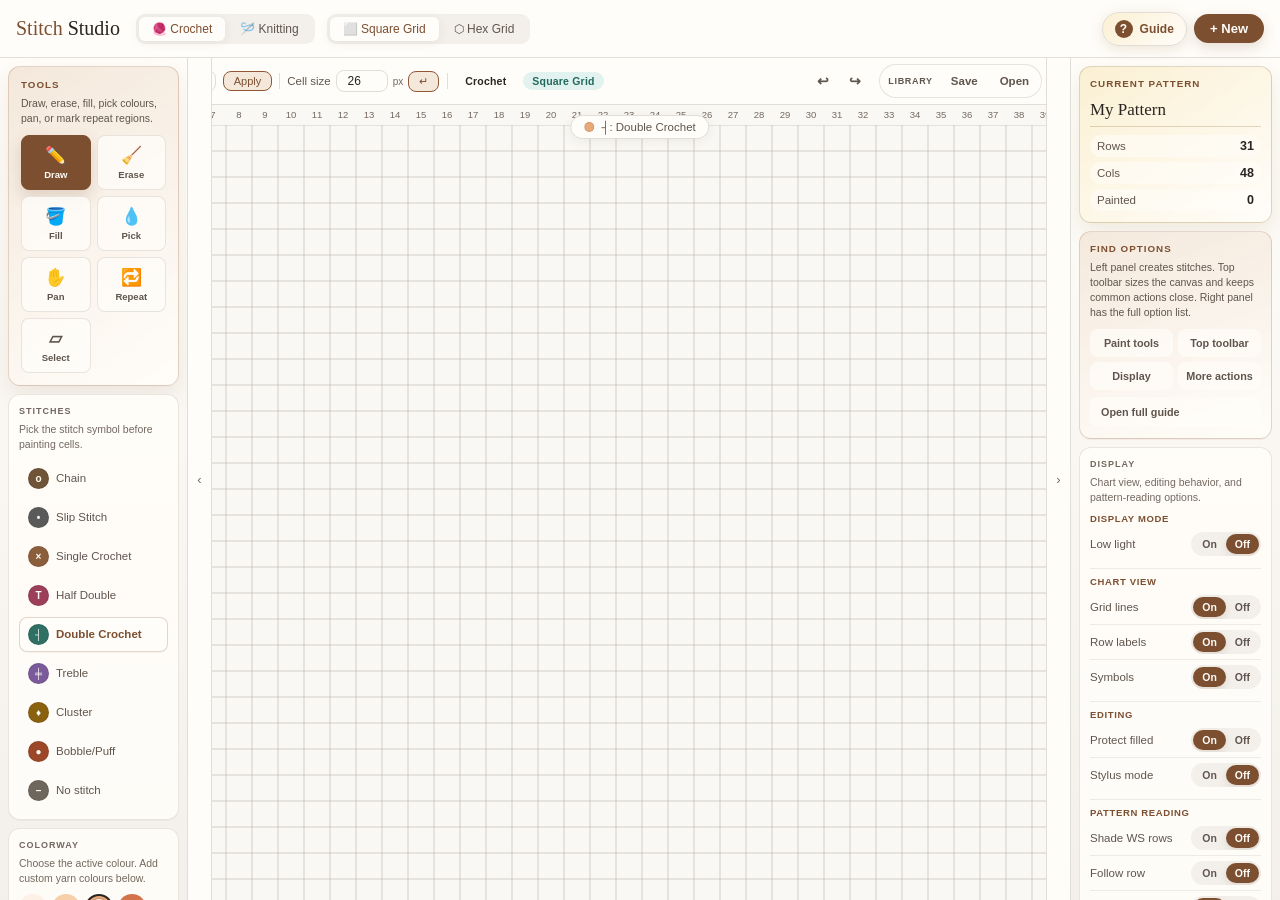
<file: index.html>
<!DOCTYPE html>
<html lang="en">
<head>
<meta charset="UTF-8">
<meta name="viewport" content="width=device-width, initial-scale=1.0, viewport-fit=cover">
<title>Stitch Studio</title>
<!-- PWA / Add-to-Home-Screen support, especially for iPad. -->
<link rel="manifest" href="manifest.webmanifest">
<meta name="theme-color" content="" data-theme-token="--theme-color">
<meta name="apple-mobile-web-app-capable" content="yes">
<meta name="apple-mobile-web-app-status-bar-style" content="default">
<meta name="apple-mobile-web-app-title" content="Stitch Studio">
<link rel="apple-touch-icon" href="icon.svg">
<link rel="icon" type="image/svg+xml" href="icon.svg">
<style>
:root {
  --bg:#faf8f5; --surface:#fffdf9; --s2:#f3f0eb; --s3:#ebe6df;
  --border:#e2ddd7; --border2:#cec8c0;
  --text:#2a2520; --text2:#5f554d; --text3:#73685f;
  --accent:#7c4f31; --accent2:#8f5735; --accent3:#f4e8db;
  --teal:#21695e; --teal2:#e2f2ee;
  --rose:#943c50; --rose2:#faedf0;
  --gold:#755512; --gold2:#fbf0d3;
  --purple:#5f438d; --purple2:#f0ebfa;
  --r:12px; --rsm:8px;
  --font-ui:"Avenir Next","Segoe UI","Helvetica Neue",Arial,sans-serif;
  --font-display:"Iowan Old Style","Palatino Linotype",Palatino,Georgia,serif;
  --font-mono:"SF Mono","Menlo","Consolas",monospace;
  --theme-color:var(--accent);
  --accent-hover:#6e452b;
  --surface-help:#f8f2ea;
  --ink-shadow:color-mix(in srgb,var(--text) 7%,transparent);
  --ink-shadow-soft:color-mix(in srgb,var(--text) 4%,transparent);
  --ink-shadow-mid:color-mix(in srgb,var(--text) 13%,transparent);
  --ink-shadow-row:color-mix(in srgb,var(--text) 3.5%,transparent);
  --overlay-modal:color-mix(in srgb,var(--text) 38%,transparent);
  --line-ink-faint:color-mix(in srgb,var(--text) 8%,transparent);
  --line-ink-soft:color-mix(in srgb,var(--text) 10%,transparent);
  --line-ink:color-mix(in srgb,var(--text) 18%,transparent);
  --line-text-faint:color-mix(in srgb,var(--text) 12%,transparent);
  --line-border-soft:color-mix(in srgb,var(--border) 58%,transparent);
  --line-border-strong:color-mix(in srgb,var(--border) 78%,transparent);
  --line-border-pill:color-mix(in srgb,var(--border) 82%,transparent);
  --line-border2-soft:color-mix(in srgb,var(--border2) 52%,transparent);
  --line-accent-faint:color-mix(in srgb,var(--accent2) 18%,transparent);
  --line-accent-soft:color-mix(in srgb,var(--accent2) 22%,transparent);
  --line-accent:color-mix(in srgb,var(--accent2) 24%,transparent);
  --line-accent-strong:color-mix(in srgb,var(--accent2) 26%,transparent);
  --line-gold:color-mix(in srgb,var(--gold) 22%,transparent);
  --wash-surface-96:color-mix(in srgb,var(--surface) 96%,transparent);
  --wash-surface-92:color-mix(in srgb,var(--surface) 92%,transparent);
  --wash-surface-90:color-mix(in srgb,var(--surface) 90%,transparent);
  --wash-surface-82:color-mix(in srgb,var(--surface) 82%,transparent);
  --wash-surface-75:color-mix(in srgb,var(--surface) 75%,transparent);
  --wash-surface-72:color-mix(in srgb,var(--surface) 72%,transparent);
  --wash-surface-66:color-mix(in srgb,var(--surface) 66%,transparent);
  --wash-surface-60:color-mix(in srgb,var(--surface) 60%,transparent);
  --wash-surface-56:color-mix(in srgb,var(--surface) 56%,transparent);
  --wash-s2-74:color-mix(in srgb,var(--s2) 74%,transparent);
  --wash-s2-72:color-mix(in srgb,var(--s2) 72%,transparent);
  --wash-accent3-96:color-mix(in srgb,var(--accent3) 96%,transparent);
  --pulse-accent:color-mix(in srgb,var(--accent2) 38%,transparent);
  --shadow-row-hover:color-mix(in srgb,var(--text) 6%,transparent);
  --glow-gold-soft:color-mix(in srgb,var(--gold) 10%,transparent);
  --glow-gold:color-mix(in srgb,var(--gold) 14%,transparent);
  --glow-gold-strong:color-mix(in srgb,var(--gold) 18%,transparent);
  --glow-accent-soft:color-mix(in srgb,var(--accent) 11%,transparent);
  --glow-accent-active:color-mix(in srgb,var(--accent) 16%,transparent);
  --glow-accent-raised:color-mix(in srgb,var(--accent) 20%,transparent);
  --glow-accent:color-mix(in srgb,var(--accent) 18%,transparent);
  --glow-accent-strong:color-mix(in srgb,var(--accent) 22%,transparent);
  --glow-accent-ring:color-mix(in srgb,var(--accent2) 16%,transparent);
  --glow-accent-ring-strong:color-mix(in srgb,var(--accent2) 18%,transparent);
  --canvas-ws-row:color-mix(in srgb,var(--purple) 7%,transparent);
  /* Canvas paper conventions. The chart is rendered as ink-on-paper at all
     times; only --canvas-paper dims slightly in dark mode. The other
     canvas-* tokens are constants so stitch symbols, grid lines, and
     row labels stay legible regardless of the chrome theme. */
  --canvas-paper:#faf8f5;
  --canvas-ink:#2a2520;
  --canvas-ink-soft:#73685f;
  --canvas-grid:#a8a29a;
  --canvas-grid-strong:#cec8c0;
  --canvas-hole:#ebe6df;
  --canvas-hole-stroke:#cec8c0;
  --canvas-hairline:color-mix(in srgb,var(--canvas-ink) 8%,transparent);
  --spotlight-flash:var(--gold2);
  --sh:0 2px 12px var(--ink-shadow);
  --shl:0 8px 32px var(--ink-shadow-mid);
  --shs:0 1px 0 var(--ink-shadow-soft);
  --ease:cubic-bezier(.22,1,.36,1);
}

/* ── DARK THEME ──
   Opt-in via the Display panel toggle. Chrome flips to true dark with
   warm-walnut accents lifted to caramel/mint/amber/lilac so they read
   on the dark surface. The canvas paper dims slightly but keeps its
   ink-on-paper conventions via the --canvas-* tokens above. Forced-
   colors block stays last in the cascade and wins over both. */
:root[data-theme="dark"] {
  --bg:#1a1714; --surface:#25201c; --s2:#2d2823; --s3:#35302a;
  --surface-help:#2a2520;
  --border:#3a3530; --border2:#524b43;
  --text:#f0e8db; --text2:#c8bdaa; --text3:#8a7f6f;
  --accent:#d49467; --accent2:#c08158; --accent3:#3a2a1f; --accent-hover:#e8a380;
  --teal:#6dc4b1; --teal2:#1f3a36;
  --rose:#d48fa1; --rose2:#3a2329;
  --gold:#d4a85a; --gold2:#3a2f1c;
  --purple:#b599d8; --purple2:#2a1f3d;
  /* Canvas paper dims; ink/grid/hole stay constant via the canvas-* tokens. */
  --canvas-paper:#ddd4c4;
  /* Shadows derive from black instead of cream-tinted text in dark mode. */
  --ink-shadow:rgba(0,0,0,.45);
  --ink-shadow-soft:rgba(0,0,0,.28);
  --ink-shadow-mid:rgba(0,0,0,.60);
  --ink-shadow-row:rgba(0,0,0,.22);
  --shadow-row-hover:rgba(0,0,0,.40);
  --overlay-modal:rgba(0,0,0,.65);
  /* Glow halos on buttons go dark not luminous. Keeps elevation, drops
     the synthwave-neon trap. Focus rings stay accent-tinted via the
     ring tokens (which derive from --accent2 = caramel). */
  --glow-accent-soft:rgba(0,0,0,.25);
  --glow-accent-active:rgba(0,0,0,.30);
  --glow-accent-raised:rgba(0,0,0,.40);
  --glow-accent:rgba(0,0,0,.32);
  --glow-accent-strong:rgba(0,0,0,.40);
  --glow-gold-soft:rgba(0,0,0,.22);
  --glow-gold:rgba(0,0,0,.28);
  --glow-gold-strong:rgba(0,0,0,.35);
  /* Spotlight flash needs to actually flash on a dark surface. */
  --spotlight-flash:color-mix(in srgb,var(--gold) 32%,transparent);
  /* PWA status-bar tint follows the dark page background. */
  --theme-color:var(--bg);
}
*{box-sizing:border-box;margin:0;padding:0;-webkit-tap-highlight-color:transparent}
html{-webkit-text-size-adjust:100%;text-size-adjust:100%}
body{font-family:var(--font-ui);background:var(--bg);color:var(--text);height:100dvh;overflow:hidden;display:flex;flex-direction:column}
button,input,select,textarea{font:inherit}
button{user-select:none}
button:focus-visible,input:focus-visible,select:focus-visible,textarea:focus-visible,canvas#mc:focus-visible{outline:2px solid var(--accent);outline-offset:2px}
canvas#mc:focus-visible{outline-offset:-4px}
.visually-hidden{position:absolute!important;width:1px!important;height:1px!important;padding:0!important;margin:-1px!important;overflow:hidden!important;clip:rect(0,0,0,0)!important;white-space:nowrap!important;border:0!important}
[hidden]{display:none!important}

/* ── HEADER ── */
.hdr{background:var(--surface);border-bottom:1px solid var(--border);padding:0 16px;height:58px;display:flex;align-items:center;gap:12px;flex-shrink:0;z-index:100}
.logo{font-family:var(--font-display);font-size:20px;font-weight:500;color:var(--accent);white-space:nowrap;margin-right:4px}
.logo em{color:var(--text);font-style:normal}
.seg{display:flex;background:var(--s2);border-radius:9px;padding:3px;gap:2px}
.seg button{padding:5px 13px;border-radius:6px;font-size:12px;font-weight:500;cursor:pointer;color:var(--text2);transition:background .18s,color .18s,box-shadow .18s;border:none;background:none;font-family:var(--font-ui);white-space:nowrap}
.seg button.on{background:var(--surface);color:var(--accent);box-shadow:var(--sh)}
.hdr-r{display:flex;gap:7px;align-items:center;margin-left:auto}
.guide-btn{height:34px;padding:0 12px;border-radius:999px;border:1px solid var(--border);background:linear-gradient(135deg,var(--gold2),var(--surface));color:var(--accent);font-family:var(--font-ui);font-size:12px;font-weight:700;letter-spacing:.1px;cursor:pointer;display:flex;align-items:center;gap:7px;box-shadow:0 3px 14px var(--glow-gold);transition:transform .15s,box-shadow .15s,border-color .15s}
.guide-btn span{width:18px;height:18px;border-radius:50%;background:var(--accent);color:var(--surface);display:flex;align-items:center;justify-content:center;font-size:12px;line-height:1}
.guide-btn:hover{border-color:var(--accent2);box-shadow:0 6px 18px var(--glow-gold-strong);transform:translateY(-1px)}
.guide-btn:active{transform:scale(.97)}
.pbtn{padding:7px 16px;border-radius:999px;border:none;background:var(--accent);color:var(--surface);font-family:var(--font-ui);font-size:13px;font-weight:700;cursor:pointer;transition:transform .15s var(--ease),box-shadow .15s var(--ease),background .15s;white-space:nowrap;box-shadow:0 5px 14px var(--glow-accent)}
.pbtn:hover{background:var(--accent-hover);box-shadow:0 7px 18px var(--glow-accent-strong)}
.pbtn:active{transform:scale(.97)}

/* ── BODY LAYOUT ── */
.body{--lp-w:188px;--rp-w:210px;display:flex;flex:1;overflow:hidden;position:relative}

/* ── PANEL COLLAPSE TOGGLE BUTTONS ── */
.panel-toggle{--toggle-x:0px;width:24px;flex-shrink:0;background:var(--surface);border:none;display:flex;align-items:center;justify-content:center;cursor:pointer;z-index:200;font-size:13px;color:var(--text3);transition:transform .2s var(--ease),background .15s,color .15s,box-shadow .15s;user-select:none;align-self:stretch;transform:translate3d(var(--toggle-x),0,0)}
.panel-toggle:hover{background:var(--s2);color:var(--accent)}
.lp-toggle{border-right:1px solid var(--border)}
.rp-toggle{border-left:1px solid var(--border)}
.lp-toggle.panel-open{--toggle-x:var(--lp-w)}
.rp-toggle.panel-open{--toggle-x:calc(0px - var(--rp-w))}

/* ── LEFT PANEL ── */
.lp{position:absolute;left:0;top:0;bottom:0;z-index:90;width:var(--lp-w);background:linear-gradient(180deg,var(--surface) 0%,var(--s2) 100%);border-right:1px solid var(--border);display:flex;flex-direction:column;gap:8px;padding:8px 0;flex-shrink:0;overflow-y:auto;transform:translate3d(0,0,0);transition:transform .2s var(--ease),visibility 0s linear 0s,box-shadow .2s var(--ease);will-change:transform;contain:layout paint style}
.lp.collapsed{transform:translate3d(calc(0px - var(--lp-w)),0,0);visibility:hidden;pointer-events:none;transition:transform .2s var(--ease),visibility 0s linear .2s,box-shadow .2s var(--ease)}
.ps{margin:0 8px;padding:11px 10px;border:1px solid transparent;border-radius:var(--r);background:transparent}
.plbl{font-size:9px;font-weight:800;text-transform:uppercase;letter-spacing:1px;color:var(--text3);margin-bottom:8px}
.hint{font-size:10.5px;color:var(--text3);line-height:1.42;margin:-2px 0 9px}
.hint,.micro-note,.modal-copy,.help-row-body,.sbtn,.sbtn2,.pit,.sit,.qbtn,.guide-wide,.jump-grid button{overflow-wrap:anywhere}
.ps-primary{padding:12px;background:linear-gradient(145deg,var(--accent3),var(--wash-surface-96));border-color:var(--line-accent);box-shadow:0 10px 24px var(--glow-accent-soft)}
.ps-primary .plbl,.ps-summary .plbl,.ps-callout .plbl{color:var(--accent);font-size:9.8px}
.ps-primary .hint,.ps-summary .hint,.ps-callout .hint{color:var(--text2)}
.ps-core{background:var(--wash-surface-90);border-color:var(--line-border-strong);box-shadow:var(--shs)}
.ps-support{background:var(--wash-s2-72);border-color:var(--line-border2-soft)}
.ps-quiet{padding:9px 8px;border-radius:10px}
.ps-quiet .plbl,.ps-utility .plbl{margin-bottom:7px}
.ps-summary{background:linear-gradient(145deg,var(--gold2),var(--wash-surface-96));border-color:var(--line-gold);box-shadow:0 8px 22px var(--glow-gold-soft)}
.ps-callout{background:linear-gradient(160deg,var(--wash-accent3-96),var(--wash-surface-92));border-color:var(--line-accent-soft);box-shadow:var(--shs)}
.ps-utility{background:transparent;border-color:transparent;padding:9px 8px}
.spotlight{animation:spotlightPulse 1.15s ease-out 1}
@keyframes spotlightPulse{
  0%{box-shadow:inset 0 0 0 2px var(--accent2),0 0 0 0 var(--pulse-accent);background:var(--spotlight-flash)}
  70%{box-shadow:inset 0 0 0 2px transparent,0 0 0 10px transparent}
  100%{box-shadow:none}
}
.tgrid{display:grid;grid-template-columns:1fr 1fr;gap:6px}
.tbtn{padding:9px 6px;border-radius:var(--rsm);border:1.5px solid var(--line-border-strong);background:var(--wash-surface-82);cursor:pointer;display:flex;flex-direction:column;align-items:center;gap:3px;font-size:9.5px;color:var(--text2);transition:transform .15s var(--ease),background .15s,border-color .15s,box-shadow .15s;font-family:var(--font-ui);font-weight:700}
.tbtn .ic{font-size:17px}
.tbtn:hover{border-color:var(--accent2);background:var(--surface);transform:translateY(-1px)}
.tbtn.on{border-color:var(--accent);background:var(--accent);color:var(--surface);box-shadow:0 7px 16px var(--glow-accent-raised)}

.slist{display:flex;flex-direction:column;gap:4px}
.sit{width:100%;display:flex;align-items:center;gap:7px;padding:6px 8px;border-radius:var(--rsm);border:1px solid transparent;cursor:pointer;transition:background .15s,border-color .15s,box-shadow .15s,color .15s;font-size:11.5px;color:var(--text2);background:transparent;text-align:left;font-family:var(--font-ui)}
.sit:hover{background:var(--s2)}
.sit.on{border-color:var(--line-accent);background:var(--surface);color:var(--accent);font-weight:700;box-shadow:var(--shs)}
.ssym{width:21px;height:21px;border-radius:50%;background:var(--stitch-color,var(--s2));display:flex;align-items:center;justify-content:center;font-size:10px;font-weight:700;color:var(--stitch-ink,var(--surface));border:1px solid var(--line-ink-soft);flex-shrink:0}
.sit.on .ssym{background:var(--stitch-color,var(--accent));color:var(--stitch-ink,var(--surface))}

.cgrid{display:flex;flex-wrap:wrap;gap:5px}
.csw{width:28px;height:28px;border-radius:50%;cursor:pointer;border:2px solid transparent;background:var(--swatch-color,var(--surface));transition:transform .15s var(--ease),border-color .15s,box-shadow .15s;position:relative;flex-shrink:0}
.csw:hover{transform:scale(1.1)}
.csw.on{border-color:var(--text)}
.csw.on::after{content:'';position:absolute;inset:3px;border-radius:50%;border:2px solid var(--surface);box-shadow:0 0 0 1px var(--line-ink)}
.cadd{width:28px;height:28px;border-radius:50%;border:2px dashed var(--border);cursor:pointer;display:flex;align-items:center;justify-content:center;font-size:13px;color:var(--text3);transition:border-color .15s,color .15s,transform .15s var(--ease);background:none}
.cadd:hover{border-color:var(--accent2);color:var(--accent2)}
.custom-color-row{margin-top:7px;display:flex;align-items:center;gap:5px}
.custom-color-row label{font-size:10.5px;color:var(--text3)}
.custom-color-input{width:28px;height:28px;border:none;background:none;cursor:pointer;border-radius:50%;padding:0}

.plist{display:flex;flex-direction:column;gap:4px}
.pit{width:100%;display:flex;align-items:center;justify-content:space-between;gap:6px;padding:7px 8px;border-radius:var(--rsm);border:1px solid transparent;cursor:pointer;font-size:11.5px;color:var(--text2);transition:background .15s,color .15s,border-color .15s;background:transparent;font-family:var(--font-ui);text-align:left}
.pit:hover{border-color:var(--line-accent-faint);background:var(--accent3);color:var(--accent)}
.ptag{font-size:8.5px;background:var(--s2);color:var(--text3);padding:1px 5px;border-radius:4px;margin-left:3px;text-transform:uppercase;letter-spacing:.4px}
.special-btn{width:100%;flex-direction:row;gap:7px;justify-content:flex-start;padding:9px 11px}
.special-btn span:last-child{font-size:11.5px}
.special-ic{font-size:15px}

/* ── CANVAS AREA ── */
.ca{flex:1;min-width:0;display:flex;flex-direction:column;overflow:hidden;position:relative;background:var(--bg)}

/* ── COMPACT FLOATING TOOLBAR (replaces top bar) ── */
.ctb{min-height:44px;background:var(--surface);border-bottom:1px solid var(--border);display:flex;align-items:center;align-content:center;flex-wrap:wrap;padding:6px 12px;gap:6px 8px;flex-shrink:0;overflow:visible}
.ctb-spacer{flex:1 1 18px;min-width:12px}
.tbs{width:1px;height:16px;background:var(--border);flex-shrink:0}
.badge{padding:3px 9px;border-radius:100px;font-size:10.5px;font-weight:600;letter-spacing:.2px;white-space:nowrap}
.hex-badge{background:var(--purple2);color:var(--purple)}
.sq-badge{background:var(--teal2);color:var(--teal)}
.crochet-badge{background:var(--rose2);color:var(--rose)}
.knit-badge{background:var(--teal2);color:var(--teal)}

/* ── GRID SIZE CONTROLS — number inputs ── */
.grid-controls{display:flex;align-items:center;gap:7px;flex-wrap:wrap;min-width:0}
.gc{display:flex;align-items:center;gap:5px;font-size:11.5px;color:var(--text2);flex-shrink:0}
.gc label{font-weight:500;white-space:nowrap}
.gc .sep{color:var(--text3)}
.dim-sep{color:var(--text3);font-size:13px}
.unit{font-size:10px;color:var(--text3)}
.ni{width:52px;padding:3px 6px;border:1px solid var(--border);border-radius:var(--rsm);font-family:var(--font-ui);font-size:12px;color:var(--text);background:var(--surface);outline:none;text-align:center}
.ni:focus{border-color:var(--accent2)}
.apply-btn{padding:3px 10px;border-radius:var(--rsm);border:1px solid var(--accent2);background:var(--accent3);color:var(--accent);font-family:var(--font-ui);font-size:11px;font-weight:500;cursor:pointer;transition:background .15s,color .15s,border-color .15s,transform .15s var(--ease);white-space:nowrap}
.apply-btn:hover{background:var(--accent);color:var(--surface);border-color:var(--accent)}
.apply-btn:active{transform:scale(.96)}

/* ── QUICK ACTION RAIL ── */
.quick-actions{display:flex;align-items:center;gap:6px;flex:0 1 auto;min-width:min-content}
.qa-group{display:flex;align-items:center;gap:2px;padding:2px;background:var(--wash-s2-74);border:1px solid var(--line-border-pill);border-radius:999px}
.qa-label{padding:0 6px;font-size:9px;font-weight:800;text-transform:uppercase;letter-spacing:.7px;color:var(--text2);white-space:nowrap}
.qa-muted{background:transparent;border-color:transparent}
.qa-file{background:var(--wash-surface-75)}
.qa-export{background:var(--accent3);border-color:var(--line-accent-strong)}
.qbtn{min-height:28px;padding:0 10px;border:none;border-radius:999px;background:transparent;color:var(--text2);font-family:var(--font-ui);font-size:11.5px;font-weight:700;cursor:pointer;white-space:nowrap;transition:transform .15s var(--ease),background .15s,color .15s,box-shadow .15s}
.qbtn:hover{background:var(--surface);color:var(--accent);box-shadow:var(--sh)}
.qbtn:active{transform:scale(.96)}
.qicon{min-width:30px;padding:0 8px;font-size:14px}
.qstrong{background:var(--accent);color:var(--surface);box-shadow:0 5px 12px var(--glow-accent)}
.qstrong:hover{background:var(--accent-hover);color:var(--surface)}

/* ── HEX ORIENT MINI ── */
.hot-wrap{display:flex;gap:3px}
.hot{padding:3px 8px;border-radius:var(--rsm);border:1.5px solid var(--border);background:var(--surface);cursor:pointer;font-size:10.5px;font-weight:500;color:var(--text2);transition:background .15s,color .15s,border-color .15s,box-shadow .15s;font-family:var(--font-ui);white-space:nowrap}
.hot.on{border-color:var(--purple);background:var(--purple2);color:var(--purple)}

.cw{flex:1;overflow:hidden;position:relative;cursor:crosshair}
canvas#mc{position:absolute;top:0;left:0;touch-action:none}
.cw.tool-pan{cursor:grab}
.cw.tool-pan.panning{cursor:grabbing}
.cw.touch-pending .aind{border-color:var(--accent2);box-shadow:0 0 0 3px var(--glow-accent-ring-strong),var(--sh)}

/* ── INDICATOR ── */
.aind{position:absolute;top:10px;left:50%;transform:translateX(-50%);background:var(--surface);border:1px solid var(--border);border-radius:100px;padding:5px 13px;font-size:11.5px;color:var(--text2);font-weight:500;display:flex;align-items:center;gap:7px;box-shadow:var(--sh);z-index:10;pointer-events:none;white-space:nowrap}
.adot{width:10px;height:10px;border-radius:50%;border:1.5px solid var(--line-text-faint);background:var(--indicator-color,var(--accent))}

/* ── ZOOM ── */
.zoom-bar{position:absolute;bottom:16px;right:16px;background:var(--surface);border:1px solid var(--border);border-radius:var(--r);padding:6px 10px;font-size:12px;color:var(--text2);font-weight:500;display:flex;align-items:center;gap:4px;box-shadow:var(--shl);z-index:10}
.zoom-label{min-width:38px;text-align:center;font-weight:800;color:var(--text)}
.zoom-bar button{background:var(--s2);border:1px solid var(--border);border-radius:var(--rsm);cursor:pointer;color:var(--text);font-size:16px;width:32px;height:32px;display:flex;align-items:center;justify-content:center;line-height:1;transition:background .15s,color .15s,border-color .15s,transform .15s var(--ease)}
.zoom-bar button:hover{background:var(--s3);color:var(--accent)}
.zoom-bar button:active{transform:scale(.93)}
.zoom-bar .zreset{font-size:11px;width:28px;color:var(--text2)}

/* ── RIGHT PANEL ── */
.rp{position:absolute;right:0;top:0;bottom:0;z-index:90;width:var(--rp-w);background:linear-gradient(180deg,var(--surface) 0%,var(--s2) 100%);border-left:1px solid var(--border);display:flex;flex-direction:column;gap:8px;padding:8px 0;flex-shrink:0;overflow-y:auto;transform:translate3d(0,0,0);transition:transform .2s var(--ease),visibility 0s linear 0s,box-shadow .2s var(--ease);will-change:transform;contain:layout paint style}
.rp.collapsed{transform:translate3d(var(--rp-w),0,0);visibility:hidden;pointer-events:none;transition:transform .2s var(--ease),visibility 0s linear .2s,box-shadow .2s var(--ease)}
.prow{display:flex;align-items:center;justify-content:space-between;margin-bottom:0;padding:5px 0;border-bottom:1px solid var(--line-border-soft);font-size:11.5px;gap:6px}
.prow:last-child{border-bottom:0}
.prow label,.prow > span:not(.v){color:var(--text2)}
.prow .v{font-weight:800;color:var(--text);font-size:12.5px}
.ps-summary .prow{padding:4px 7px;margin-bottom:5px;border:0;border-radius:999px;background:var(--wash-surface-60)}
.ps-summary .prow:last-child{margin-bottom:0}
.pattern-name{width:100%;border:0;border-bottom:1px solid var(--line-gold);border-radius:0;padding:3px 0 6px;font-family:var(--font-display);font-size:17px;background:transparent;color:var(--text);outline:none;margin-bottom:8px}
.pattern-name:focus{border-bottom-color:var(--accent);box-shadow:0 1px 0 var(--accent)}
.underlay-controls{margin-top:8px}
.underlay-row{margin-bottom:8px}
.underlay-range{flex:1;max-width:120px}
.tog{display:flex;border-radius:999px;overflow:hidden;border:0;background:var(--s2);padding:2px}
.tog button{padding:4px 9px;font-size:10.5px;border:none;border-radius:999px;background:transparent;cursor:pointer;color:var(--text2);font-family:var(--font-ui);font-weight:700;transition:background .15s,color .15s,box-shadow .15s}
.tog button.on{background:var(--accent);color:var(--surface);box-shadow:0 3px 9px var(--glow-accent-active)}
.setting-group{padding-top:7px;margin-top:7px;border-top:1px solid var(--line-border-soft)}
.settings-panel .hint + .setting-group{padding-top:0;margin-top:0;border-top:0}
.setting-subhead{margin-bottom:3px;font-size:9.5px;font-weight:800;color:var(--accent);text-transform:uppercase;letter-spacing:.65px}
.option-map{background:linear-gradient(160deg,var(--wash-accent3-96),var(--wash-surface-92))}
.jump-grid{display:grid;grid-template-columns:1fr 1fr;gap:5px;margin-bottom:7px}
.jump-grid button,.guide-wide{border:1px solid transparent;background:var(--wash-surface-66);color:var(--text2);border-radius:var(--rsm);font-family:var(--font-ui);font-size:10.8px;font-weight:800;cursor:pointer;transition:background .15s,border-color .15s,color .15s,transform .15s var(--ease)}
.jump-grid button{padding:7px 6px;text-align:center}
.jump-grid button:hover,.guide-wide:hover{border-color:var(--accent2);background:var(--accent3);color:var(--accent)}
.guide-wide{width:100%;padding:8px 10px;text-align:left}

.leg{display:flex;flex-direction:column;gap:5px}
.li{display:flex;align-items:center;gap:7px;font-size:10.5px;color:var(--text2)}
.li.swap{width:100%;cursor:pointer;border:0;border-radius:5px;padding:2px 4px;transition:background .15s,color .15s;background:transparent;text-align:left;font-family:var(--font-ui)}
.li.swap:hover{background:var(--accent3);color:var(--accent)}
.ls{width:13px;height:13px;border-radius:3px;border:1px solid var(--line-ink-faint);background:var(--swatch-color,transparent);flex-shrink:0}
.lsym{font-size:9.5px;font-weight:700;color:var(--text3);width:13px;text-align:center}
.legend-swatch{width:18px;height:13px}
.legend-color-code{font-size:9.5px}
.legend-empty{font-size:10.5px;color:var(--text3)}

.acts{display:flex;flex-direction:column;gap:4px}
.sbtn{width:100%;text-align:left;padding:7px 9px;border-radius:var(--rsm);border:1px solid transparent;background:var(--wash-surface-56);color:var(--text2);font-family:var(--font-ui);font-size:11.5px;font-weight:700;cursor:pointer;transition:background .15s,color .15s,border-color .15s,transform .15s var(--ease)}
.sbtn:hover{background:var(--surface);border-color:var(--border);color:var(--text)}
.sbtn-promote,.file-action{background:var(--surface);border-color:var(--line-accent-faint);color:var(--accent)}
.danger-action{color:var(--rose);background:var(--rose2)}
.stacked-action{margin-top:6px}

/* ── CABLES PANEL ── */
.cab-grid{display:grid;grid-template-columns:1fr 1fr;gap:5px}
.cab{padding:8px 6px;border-radius:var(--rsm);border:1.5px solid var(--border);background:var(--surface);cursor:pointer;font-size:11px;font-weight:600;color:var(--text2);transition:background .15s,color .15s,border-color .15s,transform .15s var(--ease);font-family:var(--font-ui)}
.cab:hover{border-color:var(--purple);background:var(--purple2);color:var(--purple)}
.cab.on{border-color:var(--purple);background:var(--purple2);color:var(--purple)}
.cab-none{grid-column:1 / -1;font-size:10.5px;font-weight:500;padding:5px 6px;color:var(--text3)}
@media (pointer: coarse) {
  .cab{padding:11px 8px;font-size:13px}
  .cab-none{padding:9px 6px;font-size:12px}
}

/* ── GAUGE INPUTS ── */
.gauge-row{display:grid;grid-template-columns:1fr 1fr;gap:6px;margin-bottom:6px}
.gauge-row .gauge-cell{display:flex;flex-direction:column;gap:2px}
.gauge-row label{font-size:9px;font-weight:600;text-transform:uppercase;letter-spacing:.5px;color:var(--text3)}
.gauge-row input{width:100%;padding:4px 6px;border:1px solid var(--border);border-radius:var(--rsm);font-family:var(--font-ui);font-size:11.5px;color:var(--text);background:var(--surface);outline:none;text-align:center}
.gauge-row input:focus{border-color:var(--accent2)}
.full-action{width:100%}
.secondary-action{margin-top:2px}
.micro-note{font-size:10px;color:var(--text3);margin-top:6px;line-height:1.45}

/* ── GRANNY PANEL ── */
.gp{display:none;position:absolute;right:0;top:0;bottom:0;width:268px;background:var(--surface);border-left:1px solid var(--border);z-index:50;overflow-y:auto;flex-direction:column}
.gp.vis{display:flex}
.gph{padding:14px;border-bottom:1px solid var(--border);display:flex;align-items:center;justify-content:space-between}
.gpt{font-family:var(--font-ui);font-size:13px;font-weight:700;color:var(--text)}
.gpx{cursor:pointer;color:var(--text3);font-size:17px;border:0;background:transparent;border-radius:50%;width:34px;height:34px;display:flex;align-items:center;justify-content:center}
.gpx:hover{background:var(--s2);color:var(--text)}
.gpb{padding:13px;display:flex;flex-direction:column;gap:12px}
.gf label,.gf-label{display:block;font-size:10px;font-weight:600;text-transform:uppercase;letter-spacing:.7px;color:var(--text3);margin-bottom:5px}
.gf select,.gf input[type=number]{width:100%;padding:7px 9px;border-radius:var(--rsm);border:1px solid var(--border);font-family:var(--font-ui);font-size:12.5px;background:var(--surface);color:var(--text);outline:none}
.gf select:focus,.gf input:focus{border-color:var(--accent2)}
.rb{display:flex;flex-direction:column;gap:5px}
.rrow{display:flex;align-items:center;gap:7px;padding:7px 9px;border-radius:var(--rsm);background:var(--s2);border:1px solid var(--border)}
.rn{font-size:10.5px;font-weight:600;color:var(--text3);width:18px}
.rcp{width:19px;height:19px;border-radius:50%;cursor:pointer;border:2px solid var(--border);flex-shrink:0}
.rst{flex:1;font-size:10.5px;color:var(--text2);padding:3px 5px;border:1px solid var(--border);border-radius:5px;background:var(--surface);font-family:var(--font-ui);outline:none}
.gprev{display:flex;justify-content:center;padding:10px;background:var(--s2);border-radius:var(--r);border:1px solid var(--border)}

/* ── MODAL ── */
.mo{position:fixed;inset:0;background:var(--overlay-modal);z-index:500;display:none;align-items:center;justify-content:center}
.mo.open{display:flex}
.md{background:var(--surface);border-radius:var(--r);padding:22px;width:340px;max-width:90vw;box-shadow:var(--shl)}
.md h3{font-family:var(--font-display);font-size:17px;margin-bottom:14px}
.text-modal{width:580px;max-width:94vw}
.modal-copy{font-size:12px;color:var(--text2);line-height:1.45;margin-bottom:12px}
.modal-stack{display:flex;flex-direction:column;gap:6px}
.modal-stack-loose{gap:12px}
.form-input{width:100%;padding:8px 10px;border:1px solid var(--border);border-radius:var(--rsm);font-family:var(--font-ui);font-size:13px;background:var(--surface);color:var(--text);outline:none}
.form-input:focus{border-color:var(--accent2);box-shadow:0 0 0 3px var(--glow-accent-ring)}
.center-input{text-align:center;font-size:14px}
.action-row{text-align:left;width:100%}
.danger-row{color:var(--rose);background:var(--rose2)}
.pattern-textarea{width:100%;height:340px;padding:12px;border:1px solid var(--border);border-radius:var(--rsm);font-family:var(--font-mono);font-size:12.5px;background:var(--s2);color:var(--text);outline:none;resize:vertical;line-height:1.55;white-space:pre}
.text-options{display:flex;align-items:center;justify-content:space-between;gap:12px;margin-bottom:10px;padding:8px 10px;border:1px solid var(--line-border-soft);border-radius:var(--rsm);background:var(--wash-surface-75)}
.text-options label{font-size:11px;font-weight:800;text-transform:uppercase;letter-spacing:.6px;color:var(--text3)}
.text-options select{min-height:34px;border:1px solid var(--border);border-radius:var(--rsm);background:var(--surface);color:var(--text);padding:5px 9px;font-family:var(--font-ui);font-size:12.5px}
.help-drawer{position:fixed;top:58px;right:0;bottom:0;width:min(420px,92vw);z-index:460;display:flex;align-items:stretch;justify-content:flex-end;pointer-events:none;visibility:hidden;transform:translate3d(100%,0,0);transition:transform .22s var(--ease),visibility 0s linear .22s}
.help-drawer.open{pointer-events:auto;visibility:visible;transform:translate3d(0,0,0);transition:transform .22s var(--ease),visibility 0s linear 0s}
.help-drawer .help-md{width:100%;max-width:none;max-height:none;height:100%;border-radius:var(--r) 0 0 var(--r);box-shadow:var(--shl);border-left:1px solid var(--border)}
.help-md{width:620px;max-width:94vw;max-height:88vh;overflow:hidden;padding:0;display:flex;flex-direction:column;background:linear-gradient(145deg,var(--surface) 0%,var(--surface) 58%,var(--surface-help) 100%)}
.help-head{padding:20px 24px 12px;display:flex;align-items:flex-start;justify-content:space-between;gap:16px;border-bottom:1px solid var(--border)}
.help-head h3{font-size:22px;margin:0;color:var(--text)}
.help-close{width:34px;height:34px;border-radius:50%;border:1px solid var(--border);background:var(--surface);color:var(--text3);font-size:22px;line-height:1;cursor:pointer}
.help-close:hover{background:var(--s2);color:var(--text)}
.help-intro{font-size:12.5px;color:var(--text2);line-height:1.45;padding:12px 24px 0}
.help-search{margin:10px 24px 0;width:calc(100% - 48px);border:1px solid var(--border);border-radius:999px;padding:10px 14px;background:var(--surface);color:var(--text);font-family:var(--font-ui);font-size:13.5px;outline:none;box-shadow:0 4px 18px var(--ink-shadow-soft)}
.help-search:focus{border-color:var(--accent2);box-shadow:0 0 0 3px var(--glow-accent-ring)}
.help-layout{display:flex;flex-direction:column;gap:12px;padding:14px 24px 22px;overflow:auto}
.help-start{display:flex;align-items:center;gap:10px;border:1px solid var(--border);border-radius:999px;background:var(--wash-surface-72);padding:8px 12px}
.help-pill{display:inline-block;background:var(--accent);color:var(--surface);border-radius:999px;padding:3px 9px;font-size:10px;font-weight:700;text-transform:uppercase;letter-spacing:.6px;white-space:nowrap}
.help-start p{font-size:12px;color:var(--text2);line-height:1.35}
.help-results{display:flex;flex-direction:column;gap:6px}
.help-row{width:100%;min-height:52px;display:grid;grid-template-columns:minmax(0,1fr) auto;align-items:center;gap:12px;border:1px solid var(--border);border-radius:var(--rsm);background:var(--wash-surface-92);color:var(--text);padding:10px 12px;text-align:left;font-family:var(--font-ui);cursor:pointer;box-shadow:0 2px 10px var(--ink-shadow-row);transition:background .15s,border-color .15s,transform .15s,box-shadow .15s}
.help-row:hover{border-color:var(--accent2);background:var(--surface);box-shadow:0 5px 16px var(--shadow-row-hover);transform:translateY(-1px)}
.help-row:active{transform:scale(.99)}
.help-copy{display:flex;flex-direction:column;gap:2px;min-width:0}
.help-row-title{font-size:13px;font-weight:700;color:var(--text);white-space:nowrap;overflow:hidden;text-overflow:ellipsis}
.help-row-body{font-size:12px;color:var(--text2);line-height:1.35}
.help-where{font-size:10px;font-weight:700;color:var(--accent);background:var(--accent3);border-radius:999px;padding:4px 8px;white-space:nowrap}
.help-empty{border:1px dashed var(--border2);border-radius:var(--r);padding:18px;text-align:center;color:var(--text2);font-size:13px;background:var(--wash-surface-56)}
.macts{display:flex;gap:7px;justify-content:flex-end;margin-top:18px}
.field-label{font-size:11.5px;color:var(--text2);display:block;margin-bottom:5px}
.sbtn2{padding:7px 14px;border-radius:var(--rsm);border:1px solid var(--border);background:var(--surface);color:var(--text);font-family:var(--font-ui);font-size:12.5px;cursor:pointer}
.sbtn2:hover{background:var(--s2)}
.slist2{display:flex;flex-direction:column;gap:4px;max-height:280px;overflow-y:auto}
.sli{display:flex;align-items:stretch;justify-content:space-between;border-radius:var(--rsm);border:1px solid var(--border);font-size:11.5px;background:var(--surface);transition:background .15s,border-color .15s;overflow:hidden}
.sli:hover{background:var(--s2)}
.sli-main{flex:1;display:flex;flex-direction:column;align-items:flex-start;gap:2px;padding:8px 10px;border:0;background:transparent;color:var(--text);font-family:var(--font-ui);text-align:left;cursor:pointer}
.slin{font-weight:500;color:var(--text)}
.slim{display:block;font-size:10px;color:var(--text3)}
.slid{width:36px;border:0;border-left:1px solid var(--border);background:transparent;color:var(--text3);cursor:pointer;font-size:13px}
.slid:hover{color:var(--rose)}
.load-empty{font-size:12px;color:var(--text3);text-align:center;padding:18px}
.repeat-axis{display:flex;width:100%}
.repeat-axis button{flex:1;padding:9px 8px}

/* ── SELECTION ACTION STRIP ──
   Appears at the bottom of the canvas when a region selection is
   active. Same pill vocabulary as the toolbar quick-actions. Bottom-
   anchored because anchoring it to the selection itself clips against
   viewport edges (same lesson as the legend popover). */
.sel-strip{position:absolute;left:50%;bottom:64px;transform:translate(-50%,8px);z-index:55;display:flex;align-items:center;gap:4px;padding:5px 6px;background:var(--surface);border:1px solid var(--border);border-radius:999px;box-shadow:var(--shl);opacity:0;pointer-events:none;transition:opacity .15s var(--ease),transform .15s var(--ease)}
.sel-strip.open{opacity:1;transform:translate(-50%,0);pointer-events:auto}
.sel-strip-label{padding:0 8px;font-size:10px;font-weight:800;text-transform:uppercase;letter-spacing:.6px;color:var(--text2);white-space:nowrap;font-family:var(--font-ui)}
.sel-strip-btn{min-height:30px;padding:0 11px;border:none;border-radius:999px;background:transparent;color:var(--text);font-family:var(--font-ui);font-size:12px;font-weight:700;cursor:pointer;white-space:nowrap;transition:background .15s,color .15s,box-shadow .15s}
.sel-strip-btn:hover,.sel-strip-btn:focus-visible{background:var(--s2);outline:none}
.sel-strip-btn:focus-visible{box-shadow:inset 0 0 0 2px var(--accent)}
.sel-strip-btn:active{transform:scale(.96)}
.sel-strip-paste{background:var(--accent3);color:var(--accent)}
.sel-strip-paste:hover{background:var(--accent);color:var(--surface)}
.sel-strip-clear{min-width:30px;padding:0 9px;color:var(--text3);font-size:13px}
.sel-strip-clear:hover{color:var(--rose);background:var(--rose2)}
.cw.paste-mode{cursor:cell}
.cw.paste-mode canvas#mc{cursor:cell}

/* ── LEGEND POPOVER ──
   Anchored contextual menu for a legend swatch. Replaces the centered
   modal that used to do this. Positioned absolutely against the
   viewport from JS using getBoundingClientRect; flips below if it
   would clip the top edge. Closes on outside click, Esc, scroll, or
   resize. No backdrop, no aria-modal: it's a small region with
   buttons, not a dialog. */
.lpop{position:fixed;z-index:480;min-width:240px;max-width:280px;background:var(--surface);border:1px solid var(--border);border-radius:var(--r);box-shadow:var(--shl);padding:10px 10px 8px;display:flex;flex-direction:column;gap:6px;opacity:0;transform:translateY(-4px);pointer-events:none;transition:opacity .15s var(--ease),transform .15s var(--ease)}
.lpop.open{opacity:1;transform:translateY(0);pointer-events:auto}
.lpop-head{display:flex;align-items:center;gap:9px;padding:2px 4px 6px;border-bottom:1px solid var(--line-border-soft);margin-bottom:2px}
.lpop-swatch{width:18px;height:18px;border-radius:5px;border:1px solid var(--line-ink-soft);background:var(--swatch-color,transparent);flex-shrink:0}
.lpop-meta{display:flex;flex-direction:column;min-width:0}
.lpop-label{font-size:12px;font-weight:700;color:var(--text);font-family:var(--font-ui);overflow:hidden;text-overflow:ellipsis;white-space:nowrap}
.lpop-count{font-size:10.5px;color:var(--text3);line-height:1.35}
.lpop-action{width:100%;text-align:left;padding:9px 10px;border-radius:var(--rsm);border:1px solid transparent;background:transparent;color:var(--text);font-family:var(--font-ui);font-size:12.5px;cursor:pointer;transition:background .15s,color .15s,border-color .15s}
.lpop-action:hover,.lpop-action:focus-visible{background:var(--s2);outline:none}
.lpop-action:focus-visible{border-color:var(--accent)}
.lpop-action.danger{color:var(--rose)}
.lpop-action.danger:hover,.lpop-action.danger:focus-visible{background:var(--rose2);border-color:var(--rose)}
.lpop-action.danger.armed{background:var(--rose2);border-color:var(--rose);font-weight:700}

/* ── TOAST ── */
.toast{position:fixed;bottom:28px;left:50%;transform:translateX(-50%) translateY(70px);background:var(--text);color:var(--surface);padding:9px 18px;border-radius:100px;font-size:12.5px;font-weight:500;z-index:999;transition:transform .25s;pointer-events:none}
.toast.show{transform:translateX(-50%) translateY(0)}
.file-input{display:none}

/* ── HEX NOTE ── */
.hexnote{padding:8px 10px;background:var(--purple2);border-radius:var(--rsm);font-size:10.5px;color:var(--purple);line-height:1.5}

::-webkit-scrollbar{width:4px}::-webkit-scrollbar-track{background:transparent}::-webkit-scrollbar-thumb{background:var(--border);border-radius:2px}

/* ── SAFE-AREA INSETS (notched iPads / standalone PWA) ── */
.hdr{padding-left:max(16px,env(safe-area-inset-left));padding-right:max(16px,env(safe-area-inset-right));padding-top:env(safe-area-inset-top)}
.lp{padding-left:env(safe-area-inset-left)}
.rp{padding-right:env(safe-area-inset-right)}
.zoom-bar{bottom:max(16px,calc(env(safe-area-inset-bottom) + 8px))}
.toast{bottom:max(28px,calc(env(safe-area-inset-bottom) + 16px))}

/* ── COARSE POINTER (touch devices: iPad, phone, tablets) ──
   Bumps every interactive element to ≥44pt-ish so fingers can hit
   them comfortably. Doesn't affect mouse-driven desktop browsing. */
@media (pointer: coarse) {
  /* Header chrome */
  .guide-btn{height:44px;padding:0 14px;font-size:13px}
  .pbtn{min-height:44px;padding:10px 18px;font-size:14px}
  .seg button{min-height:44px;padding:8px 14px;font-size:13px}

  /* Tools grid */
  .tbtn{min-height:44px;padding:12px 6px;font-size:11px;gap:4px}
  .tbtn .ic{font-size:22px}

  /* Stitch list rows */
  .sit{padding:10px 10px;font-size:13px}
  .ssym{width:28px;height:28px;font-size:12px}

  /* Colourway swatches */
  .csw{width:44px;height:44px}
  .cadd{width:44px;height:44px;font-size:18px}
  .cgrid{gap:7px}
  /* Make the custom-color picker tap target larger */
  #customColor{width:44px !important;height:44px !important}

  /* Preset rows */
  .pit{min-height:44px;padding:11px 11px;font-size:13px}

  /* Panel toggles (the thin tabs that collapse the side panels) */
  .panel-toggle{width:32px;font-size:16px}

  /* Toolbar inputs */
  .ni{width:68px;padding:7px 8px;font-size:14px;height:44px}
  .apply-btn{padding:7px 14px;font-size:13px;min-height:44px}
  .gc{font-size:13px;gap:7px}
  .hot{min-height:44px;padding:7px 14px;font-size:13px}
  .qbtn{min-height:44px;padding:0 15px;font-size:13px}
  .qicon{min-width:44px;font-size:16px}

  /* Right-panel rows: bigger toggles, taller rows */
  .prow{font-size:13px;margin-bottom:10px;gap:8px}
  .tog button{padding:8px 14px;font-size:12.5px;min-width:44px}

  /* Legend rows are already touch-friendly via .swap, but bump font */
  .li{font-size:12px;padding:4px 4px}
  .li.swap{min-height:44px;padding:8px 6px}
  .ls{width:18px;height:18px}

  /* Action buttons in right panel */
  .sbtn{min-height:44px;padding:11px 12px;font-size:13px}

  /* Gauge inputs */
  .gauge-row input{padding:8px 8px;font-size:13px;height:44px}
  .gauge-row label{font-size:10px}

  /* Granny panel — Round colour pickers */
  .rrow{padding:10px 11px;gap:9px}
  .rcp{width:44px;height:44px}
  .rst{padding:7px 7px;font-size:12px;min-height:44px}
  .rn{font-size:12px;width:24px}
  .gpx{width:44px;height:44px}

  /* Modals: bigger targets */
  .sbtn2{min-height:44px;padding:11px 18px;font-size:14px}
  .sli{font-size:13px}
  .sli-main{min-height:44px;padding:11px 12px}
  .slid{width:44px}
  .help-close{width:42px;height:42px}

  /* Legend popover: thumb-friendly action rows */
  .lpop-action{min-height:44px;padding:11px 12px;font-size:13.5px}

  /* Selection action strip: bigger touch targets, taller buttons. */
  .sel-strip{bottom:72px;gap:5px;padding:6px 8px}
  .sel-strip-btn{min-height:40px;padding:0 13px;font-size:13px}
  .sel-strip-clear{min-width:40px;font-size:15px}
  .sel-strip-label{font-size:10.5px}

  /* Zoom bar */
  .zoom-bar button{width:42px;height:42px;font-size:20px}
  .zoom-bar .zreset{width:38px;font-size:14px}
  .zoom-bar{padding:8px 12px;gap:6px}
}

/* ── TABLET LAYOUT (iPad portrait through landscape, ~721–1180 px) ──
   Keeps side panels in place but slightly wider so the bigger touch
   targets fit without wrapping. */
@media (min-width: 721px) and (max-width: 1180px) {
  .body{--lp-w:208px;--rp-w:230px}
}

/* ── RESPONSIVE: collapse panels on narrow screens ── */
@media (max-width: 720px) {
  .body{--lp-w:min(88vw,340px);--rp-w:min(90vw,360px);--mobile-toolbar-h:188px}
  .lp,.rp{top:var(--mobile-toolbar-h);box-shadow:var(--shl)}
  .lp.collapsed,.rp.collapsed{box-shadow:none}
  .panel-toggle{position:absolute;top:50%;transform:translate3d(var(--toggle-x),-50%,0);height:48px;align-self:auto;width:32px;border-radius:0 var(--rsm) var(--rsm) 0;box-shadow:var(--sh);z-index:91}
  .lp-toggle{left:0}
  .rp-toggle{right:0;border-radius:var(--rsm) 0 0 var(--rsm)}
  .hdr{padding:6px 8px;gap:6px;height:auto;min-height:96px;flex-wrap:wrap;align-content:center;overflow:visible}
  .hdr::-webkit-scrollbar{display:none}
  .logo{font-size:17px;flex:0 0 auto}
  .hdr-r{flex:0 0 auto;order:1}
  .hdr .seg{flex:1 1 160px;min-width:min(100%,160px);order:2}
  .hdr #modeTab{order:2}
  .hdr #gridTab{order:3}
  .seg button{padding:4px 8px;font-size:11px;flex:1 1 0;text-align:center}
  .ctb{height:auto;min-height:var(--mobile-toolbar-h);max-height:none;padding:6px 8px;gap:6px;align-items:center;align-content:flex-start;flex-wrap:wrap;overflow:visible;scrollbar-width:auto}
  /* Wrap onto multiple rows instead of scrolling horizontally. The
     vertical .tbs separators are designed for a single row; hide them
     here so the wrapped layout reads as natural row groups. */
  .grid-controls{flex:1 1 100%;flex-wrap:wrap;gap:6px 5px;min-width:0;max-width:100%}
  .grid-controls .tbs{display:none}
  .quick-actions{order:-1;width:100%;overflow:visible;padding-bottom:0;flex:1 0 100%;display:grid;grid-template-columns:auto 1fr;gap:5px;align-items:center}
  .qa-group{min-width:0}
  .qa-muted{justify-self:start}
  .qa-file{justify-self:end}
  .qa-export{grid-column:1 / -1;display:grid;grid-template-columns:auto repeat(3,minmax(0,1fr));width:100%}
  .qa-export .qbtn{min-width:0}
  .qa-label{align-self:center;padding:0 8px}
  .ctb-spacer{display:none}
  .tbs{height:24px}
  .badge{display:none}
  .ni{width:56px;height:44px;padding:7px 8px}
  .apply-btn,.hot,.qbtn{min-height:44px}
  .qbtn{padding:0 12px}
  .qicon{min-width:44px}
  .gc{gap:5px}
  .gc label:not(.visually-hidden){font-size:10px;max-width:54px;overflow:hidden;text-overflow:ellipsis}
  .unit{display:none}
  .guide-btn{padding:0 9px}
  .guide-btn:not(:focus-visible){font-size:0;gap:0}
  .guide-btn span{font-size:12px}
  .help-md{max-width:96vw;max-height:92vh}
  .help-head{padding:18px 16px 12px}
  .help-head h3{font-size:20px}
  .help-intro{padding:12px 16px 0}
  .help-search{margin:10px 16px 0;width:calc(100% - 32px)}
  .help-layout{padding:14px 16px 18px}
  .help-start{align-items:flex-start;border-radius:var(--r)}
  .help-row{grid-template-columns:1fr;gap:7px}
  .help-where{justify-self:flex-start}
  .help-drawer{top:96px;width:min(100vw,420px)}
  .help-drawer .help-md{border-radius:0}
  .text-options{align-items:stretch;flex-direction:column;gap:6px}
  .text-options select{width:100%}
}

@media (max-width: 420px) {
  .body{--lp-w:calc(100vw - 40px);--rp-w:calc(100vw - 40px)}
  .logo{font-size:16px}
  .grid-seg button{max-width:88px;overflow:hidden;text-overflow:ellipsis}
  .ctb{gap:5px;padding-inline:6px}
}

@media (prefers-reduced-motion: reduce) {
  *,*::before,*::after{
    animation-duration:.01ms!important;
    animation-iteration-count:1!important;
    scroll-behavior:auto!important;
    transition-duration:.01ms!important;
  }
  .spotlight{
    animation:none;
    background:var(--gold2);
    box-shadow:inset 0 0 0 2px var(--accent2);
  }
}

@media (forced-colors: active) {
  :root{
    --bg:Canvas;
    --surface:Canvas;
    --s2:Canvas;
    --s3:ButtonFace;
    --border:CanvasText;
    --border2:CanvasText;
    --text:CanvasText;
    --text2:CanvasText;
    --text3:CanvasText;
    --accent:Highlight;
    --accent2:Highlight;
    --accent3:Canvas;
    --rose:Highlight;
    --rose2:Canvas;
    --purple:Highlight;
    --purple2:Canvas;
    --teal:Highlight;
    --teal2:Canvas;
    --gold:Highlight;
    --gold2:Canvas;
  }
  *,*::before,*::after{
    box-shadow:none!important;
    text-shadow:none!important;
  }
  body,.hdr,.lp,.rp,.ctb,.ps,.md,.help-md,.help-drawer .help-md,.gp,.zoom-bar,.aind{
    background:Canvas!important;
    color:CanvasText!important;
    border-color:CanvasText!important;
  }
  button,input,select,textarea{
    background:ButtonFace!important;
    color:ButtonText!important;
    border:1px solid ButtonText!important;
  }
  button.on,.pbtn,.qstrong,.tog button.on,.seg button.on,.hot.on,.cab.on,.help-pill{
    background:Highlight!important;
    color:HighlightText!important;
    border-color:Highlight!important;
  }
  button:focus-visible,input:focus-visible,select:focus-visible,textarea:focus-visible,canvas#mc:focus-visible{
    outline:3px solid Highlight!important;
    outline-offset:2px;
  }
  .csw,.cadd,.rcp,.ls,.lpop-swatch,.adot{
    forced-color-adjust:none;
    border-color:CanvasText!important;
  }
  .toast{
    background:CanvasText!important;
    color:Canvas!important;
    border:1px solid CanvasText;
  }
  canvas#mc{
    background:Canvas!important;
  }
}

</style>
</head>
<body>

<!-- HEADER -->
<header class="hdr" role="banner">
  <div class="logo">Stitch <em>Studio</em></div>
  <div class="seg" id="modeTab" role="group" aria-label="Pattern mode">
    <button class="on" aria-pressed="true" data-action="setMode" data-value="crochet">🧶 Crochet</button>
    <button aria-pressed="false" data-action="setMode" data-value="knit">🪡 Knitting</button>
  </div>
  <div class="seg grid-seg" id="gridTab" role="group" aria-label="Grid type">
    <button class="on" aria-pressed="true" data-action="setGridType" data-value="square">⬜ Square Grid</button>
    <button aria-pressed="false" data-action="setGridType" data-value="hex">⬡ Hex Grid</button>
  </div>
  <div class="hdr-r">
    <button class="guide-btn" data-action="openHelpModal" title="Open guide (?)"><span aria-hidden="true">?</span> Guide</button>
    <button class="pbtn" data-action="openNewModal">+ New</button>
  </div>
</header>

<!-- BODY -->
<main class="body" id="appMain">

<!-- LEFT PANEL -->
<aside class="lp" id="leftPanel" aria-hidden="false" aria-labelledby="leftPanelTitle">
  <h2 id="leftPanelTitle" class="visually-hidden">Pattern building controls</h2>
  <div class="ps ps-primary" id="toolsPanel">
    <div class="plbl">Tools</div>
    <p class="hint">Draw, erase, fill, pick colours, pan, or mark repeat regions.</p>
    <div class="tgrid">
      <button class="tbtn on" id="tool-draw" aria-pressed="true" data-action="setTool" data-value="draw"><span class="ic" aria-hidden="true">✏️</span>Draw</button>
      <button class="tbtn" id="tool-erase" aria-pressed="false" data-action="setTool" data-value="erase"><span class="ic" aria-hidden="true">🧹</span>Erase</button>
      <button class="tbtn" id="tool-fill" aria-pressed="false" data-action="setTool" data-value="fill"><span class="ic" aria-hidden="true">🪣</span>Fill</button>
      <button class="tbtn" id="tool-eye" aria-pressed="false" data-action="setTool" data-value="eye"><span class="ic" aria-hidden="true">💧</span>Pick</button>
      <button class="tbtn" id="tool-pan" aria-pressed="false" data-action="setTool" data-value="pan" title="One-finger pan; or hold space"><span class="ic" aria-hidden="true">✋</span>Pan</button>
      <button class="tbtn" id="tool-repeat" aria-pressed="false" data-action="setTool" data-value="repeat" title="Tap two corners to mark a repeat region. Square grid only."><span class="ic" aria-hidden="true">🔁</span>Repeat</button>
      <button class="tbtn" id="tool-select" aria-pressed="false" data-action="setTool" data-value="select" title="Drag two corners to select a region, or tap a cell to magic-wand. Then fill, swap, mirror, or copy."><span class="ic" aria-hidden="true">▱</span>Select</button>
    </div>
  </div>
  <div class="ps ps-core" id="stitchPanel">
    <div class="plbl">Stitches</div>
    <p class="hint">Pick the stitch symbol before painting cells.</p>
    <div class="slist" id="stitchList"></div>
  </div>
  <div class="ps ps-core" id="colorPanel">
    <div class="plbl">Colorway</div>
    <p class="hint">Choose the active colour. Add custom yarn colours below.</p>
    <div class="cgrid" id="colorGrid"></div>
    <div class="custom-color-row">
      <label for="customColor">Custom:</label>
      <input type="color" id="customColor" class="custom-color-input"
             data-input-action="previewCustomColor" data-change-action="addCustomColor">
    </div>
  </div>
  <div class="ps ps-quiet" id="presetPanel">
    <div class="plbl">Presets</div>
    <div class="plist" id="presetList"></div>
  </div>
  <div class="ps ps-support" id="cablesPanel">
    <div class="plbl" title="Multi-cell cable stitches. Square grid only. Pick a width and direction, then tap the cell where the cable starts.">Cables</div>
    <p class="hint">Square grid only. Pick a cable, then tap the start cell.</p>
    <div class="cab-grid" id="cablesGrid"></div>
  </div>
  <div class="ps ps-quiet" id="specialPanel">
    <div class="plbl">Special</div>
    <button class="tbtn special-btn" data-action="toggleGranny">
      <span class="ic special-ic" aria-hidden="true">🌸</span><span>Granny Square Builder</span>
    </button>
  </div>
</aside>

<button class="panel-toggle lp-toggle panel-open" id="lpToggle" data-action="toggleLP" title="Toggle left panel" aria-label="Collapse left panel" aria-expanded="true" aria-controls="leftPanel">‹</button>

<!-- CANVAS -->
<section class="ca" aria-labelledby="chartRegionTitle">
  <h1 id="chartRegionTitle" class="visually-hidden">Chart workspace</h1>
  <div class="ctb" id="canvasOptionsBar" role="toolbar" aria-label="Chart options and exports">
    <div id="sqControls" class="grid-controls">
      <div class="gc">
        <label for="sqW">Max W</label>
        <input class="ni" type="number" id="sqW" min="1" max="9999" value="200">
      </div>
      <span class="dim-sep" aria-hidden="true">×</span>
      <div class="gc">
        <label for="sqH">H</label>
        <input class="ni" type="number" id="sqH" min="1" max="9999" value="200">
      </div>
      <button class="apply-btn" data-action="applySqSize">Apply</button>
      <div class="tbs"></div>
      <div class="gc">
        <label for="sqCell">Cell size</label>
        <input class="ni" type="number" id="sqCell" min="4" max="80" value="26">
        <span class="unit">px</span>
        <button class="apply-btn" data-action="applyCellSize" aria-label="Apply cell size">↵</button>
      </div>
    </div>
    <div id="hexControls" class="grid-controls" hidden>
      <div class="gc">
        <label for="hexSize">Hex size</label>
        <input class="ni" type="number" id="hexSize" min="4" max="80" value="26">
        <span class="unit">px</span>
        <button class="apply-btn" data-action="applyHexSize" aria-label="Apply hex size">↵</button>
      </div>
      <div class="tbs"></div>
      <div class="gc">
        <label for="hexCols">Grid limit</label>
        <input class="ni" type="number" id="hexCols" min="1" max="9999" value="300">
        <span class="dim-sep" aria-hidden="true">×</span>
        <label for="hexRows" class="visually-hidden">Hex rows</label>
        <input class="ni" type="number" id="hexRows" min="1" max="9999" value="300">
        <button class="apply-btn" data-action="applyHexSize" aria-label="Apply hex grid limit">↵</button>
      </div>
      <div class="tbs"></div>
      <div class="hot-wrap" role="group" aria-label="Hex orientation">
        <button class="hot on" id="hFlat" aria-pressed="true" data-action="setHexOrient" data-value="flat">Flat</button>
        <button class="hot" id="hPointy" aria-pressed="false" data-action="setHexOrient" data-value="pointy">Pointy</button>
      </div>
    </div>
    <div class="tbs"></div>
    <div class="badge" id="modeBadge">Crochet</div>
    <div class="badge sq-badge" id="gridBadge">Square Grid</div>
    <div class="ctb-spacer"></div>
    <div class="quick-actions" id="quickActions" aria-label="Common chart actions">
      <div class="qa-group qa-muted" role="group" aria-label="Edit actions">
        <button class="qbtn qicon" data-action="undoLast" title="Undo (⌘Z)" aria-label="Undo">↩</button>
        <button class="qbtn qicon" data-action="redoLast" title="Redo (⇧⌘Z)" aria-label="Redo">↪</button>
      </div>
      <div class="qa-group qa-file" role="group" aria-label="Local pattern library">
        <span class="qa-label">Library</span>
        <button class="qbtn" data-action="openSaveModal" title="Save to this browser">Save</button>
        <button class="qbtn" data-action="openLoadModal" title="Open from this browser">Open</button>
      </div>
      <div class="qa-group qa-export" role="group" aria-label="Print and export actions">
        <span class="qa-label">Export</span>
        <button class="qbtn qstrong" data-action="exportPDF" title="Export printable PDF">PDF</button>
        <button class="qbtn" data-action="exportCanvas" title="Export PNG image">PNG</button>
        <button class="qbtn" data-action="exportText" title="Export written instructions">Text</button>
      </div>
    </div>
  </div>

  <div class="cw" id="cw" aria-label="Editable chart area">
    <canvas id="mc" tabindex="0" role="application" aria-label="Chart canvas. Use arrow keys to move the keyboard cursor. Press Enter or Space to use the active tool, and Delete to clear the focused cell." aria-describedby="canvasHelp canvasStatus"></canvas>
    <p id="canvasHelp" class="visually-hidden">The chart announces the focused row, column, stitch, and colour as you move or edit with the keyboard.</p>
    <div id="canvasStatus" class="visually-hidden" role="status" aria-live="polite" aria-atomic="true">Chart ready.</div>
    <div class="aind" id="aind">
      <div class="adot" id="adot"></div>
      <span id="alab">dc: Double Crochet</span>
    </div>
    <div class="sel-strip" id="selStrip" role="toolbar" aria-label="Selection actions" hidden>
      <span class="sel-strip-label" id="selStripLabel">0 cells</span>
      <button class="sel-strip-btn" data-action="selStripFill" title="Fill with active stitch + colour">Fill</button>
      <button class="sel-strip-btn" data-action="selStripSwap" title="Swap every cell here to the active colour">Swap colour</button>
      <button class="sel-strip-btn" data-action="selStripChangeStitch" title="Re-type every cell here to the active stitch, colour preserved">Change stitch</button>
      <button class="sel-strip-btn" data-action="selStripMirrorH" title="Mirror selection horizontally within its bounds">Mirror ↔</button>
      <button class="sel-strip-btn" data-action="selStripCopy" title="Copy selected cells to the clipboard">Copy</button>
      <button class="sel-strip-btn sel-strip-paste" data-action="selStripPaste" title="Place the clipboard. Tap a cell to drop the top-left corner." hidden>Paste</button>
      <button class="sel-strip-btn sel-strip-clear" data-action="selStripClear" title="Clear selection (Esc)" aria-label="Clear selection">✕</button>
    </div>
    <div class="zoom-bar">
      <button data-action="adjZoom" data-value="-0.15" title="Zoom out (-)" aria-label="Zoom out">−</button>
      <span id="zl" class="zoom-label">100%</span>
      <button data-action="adjZoom" data-value="0.15" title="Zoom in (+)" aria-label="Zoom in">+</button>
      <button class="zreset" data-action="resetZoom" title="Reset zoom (0)" aria-label="Reset zoom">⟳</button>
    </div>
  </div>

  <!-- Granny panel -->
  <div class="gp" id="grannyPanel">
    <div class="gph">
      <div class="gpt">🌸 Granny Square</div>
      <button class="gpx" data-action="toggleGranny" aria-label="Close granny square builder">✕</button>
    </div>
    <div class="gpb">
      <div class="gprev"><canvas id="gpc" width="200" height="200" role="img" aria-label="Granny square preview"></canvas></div>
      <div class="gf">
        <label for="gStyle">Square Style</label>
        <select id="gStyle" data-change-action="onGStyleChange">
          <optgroup label="⬜ Square Shapes">
            <option value="classic">Classic Granny Square</option>
            <option value="solid">Solid Granny Square</option>
            <option value="sunflower">Sunflower Square</option>
            <option value="pinwheel">Pinwheel Square</option>
          </optgroup>
          <optgroup label="⬡ Hexagonal Shapes">
            <option value="hex_classic">Classic Hex Granny</option>
            <option value="hex_solid">Solid Hex</option>
            <option value="hex_flower">African Flower Hex</option>
            <option value="hex_ripple">Ripple Hex</option>
          </optgroup>
        </select>
      </div>
      <div class="gf">
        <label for="gRounds">Rounds</label>
        <input type="number" id="gRounds" min="1" max="8" value="4" data-change-action="buildRoundRows">
      </div>
      <div class="gf">
        <span class="gf-label">Round Colors &amp; Stitches</span>
        <div class="rb" id="roundsB"></div>
      </div>
      <div id="cornerWrap" class="gf">
        <label for="gCorner">Corner Style</label>
        <select id="gCorner" data-change-action="drawGrannyPreview">
          <option value="ch3">Chain-3 Corner</option>
          <option value="ch2">Chain-2 Corner</option>
          <option value="dc2">Double DC Corner</option>
        </select>
      </div>
      <div id="hexnote" class="hexnote" hidden>
        ⬡ Hex shapes render natively on the hex grid canvas. Switch to Hex Grid mode to stamp directly.
      </div>
      <button class="pbtn full-action" data-action="stampToCanvas">Stamp to Canvas ↗</button>
      <button class="sbtn2 full-action secondary-action" data-action="exportGranny">Export Square Image</button>
    </div>
  </div>
</section>

<button class="panel-toggle rp-toggle panel-open" id="rpToggle" data-action="toggleRP" title="Toggle right panel" aria-label="Collapse right panel" aria-expanded="true" aria-controls="rightPanel">›</button>

<!-- RIGHT PANEL -->
<aside class="rp" id="rightPanel" aria-hidden="false" aria-labelledby="rightPanelTitle">
  <h2 id="rightPanelTitle" class="visually-hidden">Pattern settings and actions</h2>
  <div class="ps ps-summary" id="patternPanel">
    <div class="plbl">Current Pattern</div>
    <label class="visually-hidden" for="patName">Pattern name</label>
    <input id="patName" class="pattern-name" value="My Pattern">
    <div class="prow"><span>Rows</span><span class="v" id="sRows">20</span></div>
    <div class="prow"><span>Cols</span><span class="v" id="sCols">20</span></div>
    <div class="prow"><span>Painted</span><span class="v" id="sFill">0</span></div>
  </div>
  <div class="ps ps-callout option-map" id="optionMap">
    <div class="plbl">Find Options</div>
    <p class="hint">Left panel creates stitches. Top toolbar sizes the canvas and keeps common actions close. Right panel has the full option list.</p>
    <div class="jump-grid">
      <button data-action="guideJump" data-target="toolsPanel">Paint tools</button>
      <button data-action="guideJump" data-target="canvasOptionsBar">Top toolbar</button>
      <button data-action="guideJump" data-target="displayPanel">Display</button>
      <button data-action="guideJump" data-target="actionsPanel">More actions</button>
    </div>
    <button class="guide-wide" data-action="openHelpModal">Open full guide</button>
  </div>
  <div class="ps ps-core settings-panel" id="displayPanel">
    <div class="plbl">Display</div>
    <p class="hint">Chart view, editing behavior, and pattern-reading options.</p>
    <div class="setting-group">
      <div class="setting-subhead">Display mode</div>
      <div class="prow" title="Dim the panels and toolbar for low-light use. Chart paper stays paper-like; exports always render light."><span>Low light</span>
        <div class="tog" role="group" aria-label="Display mode"><button id="thOn" aria-pressed="false" data-action="togTheme" data-value="true">On</button><button class="on" id="thOff" aria-pressed="true" data-action="togTheme" data-value="false">Off</button></div>
      </div>
    </div>
    <div class="setting-group">
      <div class="setting-subhead">Chart view</div>
      <div class="prow"><span>Grid lines</span>
        <div class="tog" role="group" aria-label="Grid lines"><button class="on" id="gOn" aria-pressed="true" data-action="togGrid" data-value="true">On</button><button id="gOff" aria-pressed="false" data-action="togGrid" data-value="false">Off</button></div>
      </div>
      <div class="prow"><span>Row labels</span>
        <div class="tog" role="group" aria-label="Row labels"><button class="on" id="lOn" aria-pressed="true" data-action="togLabels" data-value="true">On</button><button id="lOff" aria-pressed="false" data-action="togLabels" data-value="false">Off</button></div>
      </div>
      <div class="prow"><span>Symbols</span>
        <div class="tog" role="group" aria-label="Symbols"><button class="on" id="sOn" aria-pressed="true" data-action="togSyms" data-value="true">On</button><button id="sOff" aria-pressed="false" data-action="togSyms" data-value="false">Off</button></div>
      </div>
    </div>
    <div class="setting-group">
      <div class="setting-subhead">Editing</div>
      <div class="prow" title="When on, already-colored cells need a second tap/double-click to be overwritten."><span>Protect filled</span>
        <div class="tog" role="group" aria-label="Protect filled cells"><button class="on" id="pOn" aria-pressed="true" data-action="togProtect" data-value="true">On</button><button id="pOff" aria-pressed="false" data-action="togProtect" data-value="false">Off</button></div>
      </div>
      <div class="prow" title="When on, finger taps always pan and a stylus uses the active tool. Auto-enables on first Apple Pencil contact."><span>Stylus mode</span>
        <div class="tog" role="group" aria-label="Stylus mode"><button id="stOn" aria-pressed="false" data-action="togStylus" data-value="true">On</button><button class="on" id="stOff" aria-pressed="true" data-action="togStylus" data-value="false">Off</button></div>
      </div>
    </div>
    <div class="setting-group">
      <div class="setting-subhead">Pattern reading</div>
      <div class="prow" title="Shade wrong-side rows on knit charts."><span>Shade WS rows</span>
        <div class="tog" role="group" aria-label="Shade wrong-side rows"><button id="wsOn" aria-pressed="false" data-action="togWS" data-value="true">On</button><button class="on" id="wsOff" aria-pressed="true" data-action="togWS" data-value="false">Off</button></div>
      </div>
      <div class="prow" title="Highlight one row at a time as you knit/crochet from the chart."><span>Follow row</span>
        <div class="tog" role="group" aria-label="Follow row"><button id="foOn" aria-pressed="false" data-action="togFollow" data-value="true">On</button><button class="on" id="foOff" aria-pressed="true" data-action="togFollow" data-value="false">Off</button></div>
      </div>
      <div class="prow" id="termRow" title="Switch crochet display labels between US and UK terminology."><span>Terminology</span>
        <div class="tog" role="group" aria-label="Crochet terminology"><button class="on" id="termUS" aria-pressed="true" data-action="setCrochetTerms" data-value="us">US</button><button id="termUK" aria-pressed="false" data-action="setCrochetTerms" data-value="uk">UK</button></div>
      </div>
    </div>
  </div>
  <div class="ps ps-support" id="gaugeRow">
    <div class="plbl" title="Stitches × Rows per 4 inches. Used to render cells with the correct aspect ratio.">Gauge (per 4″)</div>
    <div class="gauge-row">
      <div class="gauge-cell">
        <label for="gaugeSt">Stitches</label>
        <input type="number" id="gaugeSt" min="0" max="99" placeholder="—">
      </div>
      <div class="gauge-cell">
        <label for="gaugeRo">Rows</label>
        <input type="number" id="gaugeRo" min="0" max="99" placeholder="—">
      </div>
    </div>
    <button class="apply-btn full-action" data-action="applyGauge">Apply gauge</button>
    <p class="micro-note">
      Leave both at 0 for square cells. Try 20×28 for typical worsted knit fabric.
    </p>
  </div>
  <div class="ps ps-support" id="underlayPanel" title="Drop a reference image behind the chart at low opacity, then trace cells over it.">
    <div class="plbl">Underlay</div>
    <p class="hint">Load a reference image behind the chart, then trace cells over it.</p>
    <button class="sbtn sbtn-promote" data-action="openUnderlayFile">📷 Load image…</button>
    <div id="underlayCtrls" class="underlay-controls" hidden>
      <div class="prow underlay-row">
        <label for="underlayOpacity">Opacity</label>
        <input type="range" id="underlayOpacity" min="0" max="100" value="30"
               data-input-action="setUnderlayOpacity" class="underlay-range">
      </div>
      <div class="gauge-row">
        <div class="gauge-cell"><label for="underlayX">Col X</label><input type="number" id="underlayX" min="0" data-change-action="updateUnderlayBounds"></div>
        <div class="gauge-cell"><label for="underlayY">Row Y</label><input type="number" id="underlayY" min="0" data-change-action="updateUnderlayBounds"></div>
      </div>
      <div class="gauge-row">
        <div class="gauge-cell"><label for="underlayW">Width</label><input type="number" id="underlayW" min="1" data-change-action="updateUnderlayBounds"></div>
        <div class="gauge-cell"><label for="underlayH">Height</label><input type="number" id="underlayH" min="1" data-change-action="updateUnderlayBounds"></div>
      </div>
      <button class="sbtn danger-action stacked-action" data-action="clearUnderlay">🗑 Remove underlay</button>
    </div>
  </div>
  <div class="ps ps-quiet" id="legendPanel">
    <div class="plbl">Legend</div>
    <div class="leg" id="legend"></div>
    <p class="micro-note">Tap a colour to swap with active. Long-press for more actions.</p>
  </div>
  <div class="ps ps-utility" id="actionsPanel">
    <div class="plbl">Project Files</div>
    <p class="hint">Portable .json files, mirror tools, and canvas reset.</p>
    <div class="acts">
      <button class="sbtn file-action" data-action="exportProject">⬇ Export .json</button>
      <button class="sbtn file-action" data-action="openProjectImport">⬆ Import .json</button>
      <button class="sbtn danger-action" data-action="clearAll">🗑 Clear canvas</button>
      <button class="sbtn" data-action="mirrorH">↔ Mirror H</button>
      <button class="sbtn" data-action="mirrorV">↕ Mirror V</button>
    </div>
  </div>
</aside>

</main><!-- /body -->

<!-- MODALS -->
<aside class="help-drawer" id="helpM" role="complementary" aria-labelledby="helpMTitle" aria-hidden="true">
  <div class="md help-md">
    <div class="help-head">
      <div>
        <div class="plbl">Guide</div>
        <h3 id="helpMTitle">Find a control</h3>
      </div>
      <button class="help-close" data-action="closeHelpDrawer" aria-label="Close guide">×</button>
    </div>
    <p class="help-intro">Search or choose a common task. The canvas stays visible while you look.</p>
    <label class="visually-hidden" for="helpSearch">Search help topics</label>
    <input id="helpSearch" class="help-search" type="search" placeholder="Search controls: export, gauge, pan, cables..." data-input-action="renderHelpTopics">
    <div class="help-layout">
      <div class="help-start">
        <span class="help-pill">Start here</span>
        <p>Choose a mode, pick a stitch and colour, then draw.</p>
      </div>
      <div class="help-results" id="helpResults" aria-live="polite"></div>
    </div>
  </div>
</aside>
<div class="mo" id="saveM" role="dialog" aria-modal="true" aria-labelledby="saveMTitle">
  <div class="md">
    <h3 id="saveMTitle">Save Pattern</h3>
    <label class="field-label" for="saveName">Name</label>
    <input id="saveName" class="form-input">
    <div class="macts"><button class="sbtn2" data-action="closeModal" data-modal="saveM">Cancel</button><button class="pbtn" data-action="doSave">Save</button></div>
  </div>
</div>
<div class="mo" id="loadM" role="dialog" aria-modal="true" aria-labelledby="loadMTitle">
  <div class="md">
    <h3 id="loadMTitle">Load Pattern</h3>
    <div class="slist2" id="savedList"></div>
    <div class="macts"><button class="sbtn2" data-action="closeModal" data-modal="loadM">Close</button></div>
  </div>
</div>
<div class="mo" id="newM" role="dialog" aria-modal="true" aria-labelledby="newMTitle">
  <div class="md">
    <h3 id="newMTitle">New Pattern</h3>
    <p class="modal-copy">This will clear the current canvas.</p>
    <div class="macts"><button class="sbtn2" data-action="closeModal" data-modal="newM">Cancel</button><button class="pbtn" data-action="doNew">Start Fresh</button></div>
  </div>
</div>
<div class="lpop" id="legendPop" aria-label="Color actions" hidden>
  <div class="lpop-head">
    <span id="legendPopSwatch" class="lpop-swatch"></span>
    <div class="lpop-meta">
      <span id="legendPopLabel" class="lpop-label">Colour</span>
      <span id="legendPopCount" class="lpop-count">…</span>
    </div>
  </div>
  <button class="lpop-action" data-action="legendActionPick">Pick as active colour</button>
  <button class="lpop-action" data-action="legendActionSwap">Swap with active colour</button>
  <button class="lpop-action" data-action="legendActionSelectAll">Select all cells of this colour</button>
  <button class="lpop-action danger" data-action="legendActionRemove">Remove all cells of this colour</button>
</div>
<div class="mo" id="txtM" role="dialog" aria-modal="true" aria-labelledby="txtMTitle" aria-describedby="txtMDesc">
  <div class="md text-modal">
    <h3 id="txtMTitle">Pattern Text</h3>
    <p id="txtMDesc" class="modal-copy">Row-by-row written instructions generated from the chart. Copy or download as a .txt file.</p>
    <div class="text-options">
      <label for="textNoStitch">No-stitch cells</label>
      <select id="textNoStitch" data-change-action="updatePatternTextOptions">
        <option value="mark">Mark in rows</option>
        <option value="skip">Skip from counts</option>
      </select>
    </div>
    <textarea id="txtOut" class="pattern-textarea" readonly></textarea>
    <div class="macts">
      <button class="sbtn2" data-action="closeModal" data-modal="txtM">Close</button>
      <button class="sbtn2" data-action="copyPatternText">Copy</button>
      <button class="pbtn" data-action="downloadPatternText">Download .txt</button>
    </div>
  </div>
</div>
<div class="mo" id="repeatM" role="dialog" aria-modal="true" aria-labelledby="repeatMTitle" aria-describedby="repeatRegionLabel">
  <div class="md">
    <h3 id="repeatMTitle">Repeat Region</h3>
    <p id="repeatRegionLabel" class="modal-copy">…</p>
    <div class="modal-stack modal-stack-loose">
      <div>
        <label class="field-label" for="repeatCount">Repeat count</label>
        <input id="repeatCount" class="form-input center-input" type="number" min="1" max="999" value="2">
      </div>
      <div>
        <span class="field-label">Direction</span>
        <div class="tog repeat-axis" id="repeatAxis" role="group" aria-label="Repeat direction">
          <button class="on" aria-pressed="true" data-axis="across">Across (cols)</button>
          <button aria-pressed="false" data-axis="down">Down (rows)</button>
          <button aria-pressed="false" data-axis="both">Both</button>
        </div>
      </div>
    </div>
    <div class="macts">
      <button class="sbtn2" data-action="cancelRepeat">Cancel</button>
      <button class="pbtn" data-action="doRepeat">Add Repeat</button>
    </div>
  </div>
</div>

<div class="toast" id="toast" role="status" aria-live="polite" aria-atomic="true"></div>
<input type="file" id="projectFile" class="file-input" accept="application/json,.json" data-change-action="importProjectFile">
<input type="file" id="underlayFile" class="file-input" accept="image/*" data-change-action="loadUnderlay">

<script>
// ── 00-state.js ─────────────────────────────────────────────────

// ═══════════════════════════════════════════════════════════
// STATE, COLOR TOKENS & CONSTANTS
// All globals live here; later modules read/mutate them via
// the shared `S` object plus the named tables (CS, PALETTE, etc.).
// ═══════════════════════════════════════════════════════════

// Color tokens are intentionally centralized here so stitch catalogs,
// presets, canvas fallbacks, and export code do not grow their own
// accidental mini-palettes. CSS owns the live theme; these JS tokens are
// stable data colors and no-DOM fallbacks.
const UI_COLORS = Object.freeze({
  theme:'#7c4f31',
  bg:'#faf8f5',
  surface:'#fffdf9',
  s2:'#f3f0eb',
  s3:'#ebe6df',
  border:'#e2ddd7',
  border2:'#cec8c0',
  text:'#2a2520',
  text3:'#73685f',
  accent:'#7c4f31',
  rose:'#943c50',
});

const CSS_COLOR_FALLBACKS = Object.freeze({
  '--theme-color': UI_COLORS.theme,
  '--bg': UI_COLORS.bg,
  '--surface': UI_COLORS.surface,
  '--s2': UI_COLORS.s2,
  '--s3': UI_COLORS.s3,
  '--border': UI_COLORS.border,
  '--border2': UI_COLORS.border2,
  '--text': UI_COLORS.text,
  '--text3': UI_COLORS.text3,
  '--accent': UI_COLORS.accent,
  '--rose': UI_COLORS.rose,
  '--canvas-ws-row': 'rgb(95 67 141 / 0.07)',
  '--canvas-hairline': 'rgb(42 37 32 / 0.08)',
});

const CANVAS_FONT_STACK = '"Avenir Next", "Segoe UI", "Helvetica Neue", Arial, sans-serif';

const YARN_COLORS = Object.freeze({
  peachMist:'#fdf0e6',
  peach:'#f5d0a8',
  coralLight:'#e8a878',
  coral:'#d4734a',
  rust:'#b05028',
  bark:'#6e3018',
  roseMist:'#fce8ee',
  roseLight:'#f0a8bc',
  rose:'#d4688a',
  berry:'#a04060',
  mintMist:'#e8f4f0',
  mint:'#8ecfc0',
  teal:'#3a8870',
  pine:'#245e50',
  linen:'#f8f0e8',
  straw:'#e8d4b8',
  gold:'#c8a870',
  umber:'#906830',
  blueMist:'#e8eaf8',
  blue:'#a8b0d8',
  indigo:'#6070b8',
  navy:'#303880',
  lilacMist:'#f0e8f8',
  lilac:'#c8a8e0',
  violet:'#8858c0',
  eggplant:'#502880',
  ivory:'#fffff0',
  fog:'#e8e8e8',
  silver:'#b0b0b0',
  charcoal:'#606060',
  graphite:'#303030',
  ink:'#101010',
  apricot:'#d4956a',
  cream:'#f5e6d3',
  fabricMint:'#e8f4f1',
  fabricRose:'#faeef0',
  leaf:'#5a8b5a',
  clay:'#8b5a3c',
  denim:'#3c5a8b',
});

const STITCH_COLORS = Object.freeze({
  chain:'#6f5437',
  neutral:'#5a5a5a',
  single:'#8b5e3c',
  rose:'#9b3f5b',
  teal:'#2f7064',
  plum:'#7a5a9a',
  gold:'#8a610f',
  copper:'#9c4828',
  absent:'#6f675d',
  blueGreen:'#3d7a8b',
  cable:'#6b4fa0',
});

const PRESET_COLORS = Object.freeze({
  granny:[YARN_COLORS.rose, YARN_COLORS.teal, STITCH_COLORS.gold, STITCH_COLORS.cable],
  shell:[YARN_COLORS.apricot, STITCH_COLORS.rose, STITCH_COLORS.teal],
  ripple:[YARN_COLORS.cream, YARN_COLORS.apricot, STITCH_COLORS.rose, STITCH_COLORS.plum, STITCH_COLORS.teal],
  stockinette:YARN_COLORS.fabricMint,
  ribPurl:UI_COLORS.bg,
  seedPurl:YARN_COLORS.fabricRose,
  checker:[STITCH_COLORS.teal, STITCH_COLORS.rose],
});

const GRANNY_ROUND_COLORS = Object.freeze([
  YARN_COLORS.rose,
  YARN_COLORS.teal,
  STITCH_COLORS.gold,
  STITCH_COLORS.cable,
  YARN_COLORS.apricot,
  YARN_COLORS.leaf,
  YARN_COLORS.clay,
  YARN_COLORS.denim,
]);

// Stitch catalogues. `_no` is the lace "no stitch" placeholder —
// renders as a dimmed cell with a dash, never counts toward gauge.
const CS = {
  crochet: [
    {id:'ch', sym:'o', name:'Chain',         abbr:'ch',  col:STITCH_COLORS.chain},
    {id:'sl', sym:'•', name:'Slip Stitch',   abbr:'sl',  col:STITCH_COLORS.neutral},
    {id:'sc', sym:'×', name:'Single Crochet',abbr:'sc',  col:STITCH_COLORS.single},
    {id:'hdc',sym:'T', name:'Half Double',   abbr:'hdc', col:STITCH_COLORS.rose},
    {id:'dc', sym:'┤', name:'Double Crochet',abbr:'dc',  col:STITCH_COLORS.teal},
    {id:'tr', sym:'╪', name:'Treble',        abbr:'tr',  col:STITCH_COLORS.plum},
    {id:'cl', sym:'♦', name:'Cluster',       abbr:'cl',  col:STITCH_COLORS.gold},
    {id:'bb', sym:'●', name:'Bobble/Puff',   abbr:'bb',  col:STITCH_COLORS.copper},
    {id:'_no',sym:'–', name:'No stitch',     abbr:'—',   col:STITCH_COLORS.absent},
  ],
  knit: [
    {id:'k',  sym:'—', name:'Knit',          abbr:'k',   col:STITCH_COLORS.teal},
    {id:'p',  sym:'·', name:'Purl',          abbr:'p',   col:STITCH_COLORS.single},
    {id:'k2t',sym:'/', name:'K2tog',         abbr:'k2t', col:STITCH_COLORS.rose},
    {id:'ssk',sym:'\\',name:'SSK',           abbr:'ssk', col:STITCH_COLORS.plum},
    {id:'yo', sym:'O', name:'Yarn Over',     abbr:'yo',  col:STITCH_COLORS.gold},
    {id:'m1', sym:'+', name:'M1 Inc',        abbr:'m1',  col:STITCH_COLORS.blueGreen},
    {id:'sl1',sym:'>', name:'Slip 1',        abbr:'sl1', col:STITCH_COLORS.neutral},
    {id:'cb', sym:'⧖', name:'Cable',         abbr:'cb',  col:STITCH_COLORS.cable},
    {id:'_no',sym:'–', name:'No stitch',     abbr:'—',   col:STITCH_COLORS.absent},
  ]
};

// Default colorway. PALETTE is mutable: addCustomColor() unshifts new
// picks onto the front, renderPalette() renders from this array.
const PALETTE = [
  YARN_COLORS.peachMist,YARN_COLORS.peach,YARN_COLORS.coralLight,YARN_COLORS.coral,
  YARN_COLORS.rust,YARN_COLORS.bark,YARN_COLORS.roseMist,YARN_COLORS.roseLight,
  YARN_COLORS.rose,YARN_COLORS.berry,YARN_COLORS.mintMist,YARN_COLORS.mint,
  YARN_COLORS.teal,YARN_COLORS.pine,YARN_COLORS.linen,YARN_COLORS.straw,
  YARN_COLORS.gold,YARN_COLORS.umber,YARN_COLORS.blueMist,YARN_COLORS.blue,
  YARN_COLORS.indigo,YARN_COLORS.navy,YARN_COLORS.lilacMist,YARN_COLORS.lilac,
  YARN_COLORS.violet,YARN_COLORS.eggplant,YARN_COLORS.ivory,YARN_COLORS.fog,
  YARN_COLORS.silver,YARN_COLORS.charcoal,YARN_COLORS.graphite,YARN_COLORS.ink,
];

const PRESETS_DEF = {
  crochet:[
    {name:'Classic Granny', fn:'presetClassicGranny'},
    {name:'Shell Rows',     fn:'presetShell'},
    {name:'Ripple',         fn:'presetRipple'},
    {name:'Solid Block',    fn:'presetSolid'},
    {name:'Blank',          fn:'presetBlank'},
  ],
  knit:[
    {name:'Stockinette',    fn:'presetStockinette'},
    {name:'2×2 Rib',        fn:'presetRib'},
    {name:'Seed Stitch',    fn:'presetSeed'},
    {name:'Fair Isle Check',fn:'presetChecker'},
    {name:'Blank Chart',    fn:'presetBlank'},
  ]
};

// Crochet terminology differs between US and UK patterns. Internal ids stay
// stable; only user-facing names/abbreviations change.
const CROCHET_TERMS = {
  us: {
    ch:  { name:"Chain",          abbr:"ch" },
    sl:  { name:"Slip Stitch",    abbr:"sl" },
    sc:  { name:"Single Crochet", abbr:"sc" },
    hdc: { name:"Half Double",    abbr:"hdc" },
    dc:  { name:"Double Crochet", abbr:"dc" },
    tr:  { name:"Treble",         abbr:"tr" },
    cl:  { name:"Cluster",        abbr:"cl" },
    bb:  { name:"Bobble/Puff",    abbr:"bb" },
    _no: { name:"No stitch",      abbr:"—" },
  },
  uk: {
    ch:  { name:"Chain",          abbr:"ch" },
    sl:  { name:"Slip Stitch",    abbr:"sl" },
    sc:  { name:"Double Crochet", abbr:"dc" },
    hdc: { name:"Half Treble",    abbr:"htr" },
    dc:  { name:"Treble",         abbr:"tr" },
    tr:  { name:"Double Treble",  abbr:"dtr" },
    cl:  { name:"Cluster",        abbr:"cl" },
    bb:  { name:"Bobble/Puff",    abbr:"bb" },
    _no: { name:"No stitch",      abbr:"—" },
  },
};

// Shared mutable application state.
let S = {
  mode:'crochet', gridType:'square', tool:'draw',
  crochetTerms:'us',
  textNoStitch:'mark',
  sqW:200, sqH:200, cellSize:26,
  hexCols:300, hexRows:300, hexSize:26, hexFlat:true,
  cells:{},
  activeColor: PALETTE[2],
  activeStitch:'dc',
  showGrid:true, showLabels:true, showSyms:true,
  protectFilled:true,
  // Gauge ratio: stitches × rows per 4 inches. When stitches !== rows
  // square cells render with cellSize × (stitches/rows) height so the
  // chart visually matches finished knit fabric.
  gaugeStitches: 0, gaugeRows: 0, // 0 = disabled (square cells)
  // Wrong-side row shading (square grid only). When on, even rows
  // (when knitting bottom-up) get a subtle tint.
  shadeWS:false,
  // Active row highlight ("follow" mode). null = off, otherwise
  // 0-indexed row that gets a colored outline.
  activeRow: null,
  // Stylus mode. When true, finger touches always pan and stylus
  // touches use the selected tool. Auto-enables the first time a
  // stylus touch is detected; can be toggled manually after that.
  stylusMode:false,
  // Cables (square-grid only). Each entry is
  //   { r, c, w, dir:'L'|'R', color }
  // The record covers cells [r, c..c+w-1]; the underlying S.cells
  // entries are left intact so the cable rides on top of whatever
  // base colour was painted.
  cables: [],
  // Selected cable type to place on next click, or null for normal
  // single-cell painting. e.g. { w: 4, dir: 'L' } for a 2/2 L cable.
  activeCable: null,
  // Repeat brackets (square-grid only). Each entry is
  //   { r0, c0, r1, c1, count, axis:'across'|'down'|'both' }
  // r0<=r1 and c0<=c1 always. axis controls which brackets render.
  repeats: [],
  // Image underlay (square-grid only). When set, an image renders
  // behind the cells at low opacity so the user can trace cells over
  // a reference photo. Stored as { src:dataURL, x, y, w, h, opacity }
  // where x/y/w/h are in chart cells.
  underlay: null,
  panX:0, panY:0,
};

// Cached HTMLImageElement built from S.underlay.src. Not persisted.
let _underlayImg = null;

// Long-press tracking on the legend. Tap = quick-swap (existing
// behaviour); long-press = open the legend popover (color stored on
// the popover element's dataset, not here).
let _legendLongPressTimer = null;

// Repeat-tool selection state. The first tap stores an anchor; the
// second tap opens the modal that captures count + axis. While the
// modal is open _repeatPendingRegion holds the rectangle.
let _repeatAnchor = null;        // {r, c} | null
let _repeatPendingRegion = null; // {r0,c0,r1,c1} | null

// ── REGION SELECTION ──
// Selection lives in memory only (not in autosave). Two shapes:
//   { type:'rect', cells:Set<string>, bbox:{r0,c0,r1,c1} }
//   { type:'wand', cells:Set<string>, bbox:{r0,c0,r1,c1} }
// For both, `cells` is the authoritative cell-key set; the bbox is
// computed once at commit time and re-used by the marquee renderer.
let _selection = null;

// Marquee-in-progress while the user drags two corners with the Select
// tool. { startKey, endKey } during drag; null otherwise. Distinct from
// the committed _selection.
let _selectionDraft = null;

// Marching-ants animation tick. Bumped by a setInterval while a
// selection exists; read by drawSelection() to phase the dash pattern.
let _marchTick = 0;
let _marchTimer = null;

// Cell clipboard. Captured by Copy, replayed by Paste. Not persisted.
//   { cells: Map<string,{color,stitchId}>, w:number, h:number }
let _clipboard = null;

// Paste mode flag. When true, the next canvas tap places the clipboard
// at that cell rather than running the active tool.
let _pasteMode = false;

// Has a stylus event been observed in this session yet? Used to
// auto-suggest enabling stylusMode on first Pencil contact.
let _stylusSeenAuto = false;

// Painting / interaction state, shared across event handlers.
let undoStack = [];
let redoStack = [];
const MAX_UNDO = 40;
let painting=false, lastKey=null, isPan=false;
let panSt={x:0,y:0}, panOr={x:0,y:0};
let t2Start=null, t2ZoomSt=1, t2PanSt={x:0,y:0};

// Touch double-tap tracking (mirrors dblclick on mouse).
let _lastTapKey = null, _lastTapTime = 0;

// Spacebar-to-pan (desktop). When held, takes precedence over
// the active tool and behaves like the Pan tool.
let _spaceHeld = false;

// Keyboard canvas fallback. Arrow keys move this cell cursor when the
// canvas has focus; Enter/Space apply the active tool there.
let _keyboardCell = { row: 0, col: 0 };

// Custom-color picker debounce timer.
let _customColorCommitTimer = null;

// Auto-save debounce timer.
let _autosaveTimer = null;
const AUTOSAVE_KEY = 'ss_autosave_v1';

// Display-mode preference. Persists via localStorage independently of
// the per-pattern autosave: theme is a per-device preference, not a
// per-project setting. 'light' or 'dark'; defaults to light.
const THEME_KEY = 'ss_theme_v1';

// Granny-square round colours (preview state only).
let gRoundCols = [...GRANNY_ROUND_COLORS];

// Canvas refs are populated once `init()` runs, after the DOM exists.
let canvas, ctx, gCanvas, gCtx;

// ── 10-hex.js ───────────────────────────────────────────────────

// ═══════════════════════════════════════════════════════════
// HEX MATH — offset coordinates (odd-q for flat, odd-r for pointy)
// ═══════════════════════════════════════════════════════════

function hexMetrics(r, flat) {
  if (flat) {
    const rowStep = r * Math.sqrt(3);
    return {
      colStep: r * 1.5,
      rowStep,
      originX: r,
      originY: r,
      offsetX: 0,
      offsetY: rowStep / 2,
    };
  }
  const colStep = r * Math.sqrt(3);
  return {
    colStep,
    rowStep: r * 1.5,
    originX: colStep / 2,
    originY: r,
    offsetX: colStep / 2,
    offsetY: 0,
  };
}

function hexCorners(cx, cy, r, flat) {
  const pts = [];
  for (let i = 0; i < 6; i++) {
    const a = Math.PI / 180 * (flat ? 60 * i : 60 * i + 30);
    pts.push([cx + r * Math.cos(a), cy + r * Math.sin(a)]);
  }
  return pts;
}

function hexCenter(col, row, r, flat) {
  const m = hexMetrics(r, flat);
  if (flat) {
    const x = col * m.colStep + m.originX;
    const y = row * m.rowStep + (col % 2 === 0 ? 0 : m.offsetY) + m.originY;
    return [x, y];
  }
  const x = col * m.colStep + (row % 2 === 0 ? 0 : m.offsetX) + m.originX;
  const y = row * m.rowStep + m.originY;
  return [x, y];
}

// Inverse of hexCenter. Returns {col,row} or null if (px,py) is outside
// the painted hex grid. We snap to the nearest grid cell, then verify
// the click is inside the hex (within ~1.02 r of the centre).
function hexAtPoint(px, py, r, flat, cols, rows) {
  let col, row;
  const m = hexMetrics(r, flat);
  if (flat) {
    col = Math.round((px - m.originX) / m.colStep);
    const offY = (col % 2 + 2) % 2 === 1 ? m.offsetY : 0;
    row = Math.round((py - m.originY - offY) / m.rowStep);
  } else {
    row = Math.round((py - m.originY) / m.rowStep);
    const offX = (row % 2 + 2) % 2 === 1 ? m.offsetX : 0;
    col = Math.round((px - m.originX - offX) / m.colStep);
  }
  let best = null, bestD = Infinity;
  for (let dc = -1; dc <= 1; dc++) {
    for (let dr = -1; dr <= 1; dr++) {
      const tc = col + dc, tr = row + dr;
      if (tc < 0 || tr < 0 || tc >= cols || tr >= rows) continue;
      const [cx, cy] = hexCenter(tc, tr, r, flat);
      const d = (px - cx) ** 2 + (py - cy) ** 2;
      if (d < bestD) { bestD = d; best = { col: tc, row: tr }; }
    }
  }
  if (best && bestD < (r * 1.02) ** 2) return best;
  return null;
}

function hexKey(col, row) { return `${col},${row}`; }

// ── 20-render.js ────────────────────────────────────────────────

// ═══════════════════════════════════════════════════════════
// CANVAS DRAW ENGINE
// No CSS zoom transform. "Zoom" = changing cellSize/hexSize.
// "Pan" = panX/panY, in pixels, applied as the grid origin offset.
// Only visible cells are iterated, so the logical grid can be huge.
// ═══════════════════════════════════════════════════════════

// ── PERF CACHES ──
// canvasToken() resolves CSS variables via getComputedStyle + a probe
// span. That cost adds up fast in the cell-render loop where the same
// token is queried per cell. We memoise resolutions for the duration
// of a draw frame (or an export) so each token resolves at most once.
let _tokenCache = null;
function beginTokenCache() { _tokenCache = Object.create(null); }
function endTokenCache()   { _tokenCache = null; }

// Per-row painted-cell counts for the row-label badges. Lazily built
// from S.cells; consumers must call markCellsDirty() after any change
// so the next read recomputes.
let _rowCountsCache = null;
let _rowCountsDirty = true;
function markCellsDirty() { _rowCountsDirty = true; }
function rowCountsForLabels() {
  if (!_rowCountsDirty && _rowCountsCache) return _rowCountsCache;
  const counts = Object.create(null);
  for (const k in S.cells) {
    // Match keys of the form "sq:<r>,<c>" without paying for split/regex.
    if (k.charCodeAt(0) !== 115 /* s */) continue;
    if (k.charCodeAt(1) !== 113 /* q */) continue;
    if (k.charCodeAt(2) !== 58  /* : */) continue;
    const cell = S.cells[k];
    if (!cell || cell.stitchId === '_no') continue;
    const comma = k.indexOf(',', 3);
    if (comma === -1) continue;
    const r = +k.slice(3, comma);
    counts[r] = (counts[r] || 0) + 1;
  }
  _rowCountsCache = counts;
  _rowCountsDirty = false;
  return counts;
}

// Effective cell height for square grids when gauge is set. Knit
// fabric is wider than tall; gaugeStitches=20, gaugeRows=28 → cells
// taller than wide by 28/20.
function cellHeightSq() {
  if (S.gaugeStitches > 0 && S.gaugeRows > 0) {
    return S.cellSize * (S.gaugeRows / S.gaugeStitches);
  }
  return S.cellSize;
}

function visibleSqBounds() {
  const cs = S.cellSize, ch = cellHeightSq();
  const lo = S.showLabels ? 20 : 0;
  const col0 = Math.floor(-S.panX / cs);
  const row0 = Math.floor(-S.panY / ch);
  const colN = col0 + Math.ceil((canvas.width  + lo) / cs) + 1;
  const rowN = row0 + Math.ceil((canvas.height + lo) / ch) + 1;
  return { col0: Math.max(0, col0), row0: Math.max(0, row0), colN, rowN };
}

function visibleHexBounds() {
  const r = S.hexSize, flat = S.hexFlat;
  const m = hexMetrics(r, flat);
  const col0 = Math.max(0, Math.floor(-S.panX / m.colStep) - 1);
  const row0 = Math.max(0, Math.floor(-S.panY / m.rowStep) - 1);
  const colN = col0 + Math.ceil(canvas.width  / m.colStep) + 3;
  const rowN = row0 + Math.ceil(canvas.height / m.rowStep) + 3;
  return { col0, row0, colN, rowN };
}

// rAF coalescing for hot input loops. Pointer/touch streams (paintAt drag,
// mouse/touch pan, pinch-zoom, held arrow keys) call scheduleDraw() instead
// of draw(). Multiple schedules in one frame collapse into one render.
// One-shot paths (clicks, taps, exports, undo, fills, repeats, swaps) still
// call draw() directly so the canvas is pixel-accurate the moment anything
// reads from it.
let _drawScheduled = false;
function scheduleDraw() {
  if (_drawScheduled) return;
  _drawScheduled = true;
  requestAnimationFrame(() => {
    _drawScheduled = false;
    draw();
  });
}

function draw() {
  beginTokenCache();
  try {
    ctx.clearRect(0, 0, canvas.width, canvas.height);
    ctx.fillStyle = canvasToken('--s2');
    ctx.fillRect(0, 0, canvas.width, canvas.height);
    if (S.gridType === 'square') drawSquareGrid();
    else drawHexGrid();
    drawSelection();
  } finally {
    endTokenCache();
  }
}

// ── SELECTION RENDER ──
// Two layers, painted after every other chart content so they stay on
// top of cells, cables, repeats, and the keyboard cursor:
//   1. Cell tint — a translucent accent wash on every cell in the
//      selection. Reads at any zoom; doesn't fight cell colors.
//   2. Marching ants — a 1.5px dashed outline. For rectangles, traces
//      the bbox. For wand-shape selections, traces the actual
//      cell-boundary edges (so disjoint or concave regions look right).
function drawSelection() {
  // Draft marquee during a Select drag — show only the rectangle,
  // no fill, no committed cells.
  if (_selectionDraft && S.gridType === 'square') {
    drawDraftMarquee();
  }
  if (!_selection) return;
  const sel = _selection;
  if (sel.type === 'rect' && S.gridType !== 'square') return;
  drawSelectionTint(sel);
  if (sel.type === 'rect') drawRectMarchingAnts(sel.bbox);
  else drawWandMarchingAnts(sel.cells);
}

function selectionDashPhase() {
  // Slow march: 8px stride per second, paused under reduced-motion.
  const reduced = typeof matchMedia === 'function' &&
    matchMedia('(prefers-reduced-motion: reduce)').matches;
  if (reduced) return 0;
  return (Date.now() / 125) % 12;
}

function drawSelectionTint(sel) {
  if (sel.type === 'rect') {
    // Compute the rectangle's pixel bounds directly from the bbox so we
    // don't iterate cells (much cheaper for big rectangles).
    if (S.gridType === 'square') {
      const cs = S.cellSize, ch = cellHeightSq();
      const lo = S.showLabels ? 20 : 0;
      const ox = S.panX + lo, oy = S.panY + lo;
      const x = ox + sel.bbox.c0 * cs;
      const y = oy + sel.bbox.r0 * ch;
      const w = (sel.bbox.c1 - sel.bbox.c0 + 1) * cs;
      const h = (sel.bbox.r1 - sel.bbox.r0 + 1) * ch;
      ctx.save();
      ctx.fillStyle = canvasToken('--accent');
      ctx.globalAlpha = 0.10;
      ctx.fillRect(x, y, w, h);
      ctx.restore();
    }
    return;
  }
  // Wand: paint each cell individually.
  ctx.save();
  ctx.fillStyle = canvasToken('--accent');
  ctx.globalAlpha = 0.10;
  if (S.gridType === 'square') {
    const cs = S.cellSize, ch = cellHeightSq();
    const lo = S.showLabels ? 20 : 0;
    const ox = S.panX + lo, oy = S.panY + lo;
    for (const key of sel.cells) {
      if (!key.startsWith('sq:')) continue;
      const [, rc] = key.split(':');
      const [r, c] = rc.split(',').map(Number);
      ctx.fillRect(ox + c * cs, oy + r * ch, cs, ch);
    }
  } else {
    const r = S.hexSize, flat = S.hexFlat;
    const ox = S.panX, oy = S.panY;
    for (const key of sel.cells) {
      if (!key.startsWith('hex:')) continue;
      const [, cc] = key.split(':');
      const [col, row] = cc.split(',').map(Number);
      const [cx, cy] = hexCenter(col, row, r, flat);
      const pts = hexCorners(cx, cy, r * 0.97, flat);
      ctx.beginPath();
      ctx.moveTo(pts[0][0] + ox, pts[0][1] + oy);
      for (let i = 1; i < 6; i++) ctx.lineTo(pts[i][0] + ox, pts[i][1] + oy);
      ctx.closePath();
      ctx.fill();
    }
  }
  ctx.restore();
}

function drawRectMarchingAnts(bbox) {
  if (S.gridType !== 'square') return;
  const cs = S.cellSize, ch = cellHeightSq();
  const lo = S.showLabels ? 20 : 0;
  const ox = S.panX + lo, oy = S.panY + lo;
  const x = ox + bbox.c0 * cs;
  const y = oy + bbox.r0 * ch;
  const w = (bbox.c1 - bbox.c0 + 1) * cs;
  const h = (bbox.r1 - bbox.r0 + 1) * ch;
  ctx.save();
  ctx.strokeStyle = canvasToken('--accent');
  ctx.lineWidth = 1.5;
  ctx.setLineDash([6, 4]);
  ctx.lineDashOffset = -selectionDashPhase();
  ctx.strokeRect(x + .5, y + .5, w - 1, h - 1);
  ctx.restore();
}

// Wand selection boundary — walk every cell in the set, draw only the
// edges whose neighbor is outside the set. Cheaper than marching-
// squares and produces the same visual result on cell grids.
function drawWandMarchingAnts(cellSet) {
  ctx.save();
  ctx.strokeStyle = canvasToken('--accent');
  ctx.lineWidth = 1.5;
  ctx.setLineDash([6, 4]);
  ctx.lineDashOffset = -selectionDashPhase();
  if (S.gridType === 'square') {
    const cs = S.cellSize, ch = cellHeightSq();
    const lo = S.showLabels ? 20 : 0;
    const ox = S.panX + lo, oy = S.panY + lo;
    for (const key of cellSet) {
      if (!key.startsWith('sq:')) continue;
      const [, rc] = key.split(':');
      const [r, c] = rc.split(',').map(Number);
      const x = ox + c * cs, y = oy + r * ch;
      // top edge
      if (!cellSet.has(`sq:${r-1},${c}`)) {
        ctx.beginPath(); ctx.moveTo(x, y + .5); ctx.lineTo(x + cs, y + .5); ctx.stroke();
      }
      // bottom edge
      if (!cellSet.has(`sq:${r+1},${c}`)) {
        ctx.beginPath(); ctx.moveTo(x, y + ch - .5); ctx.lineTo(x + cs, y + ch - .5); ctx.stroke();
      }
      // left edge
      if (!cellSet.has(`sq:${r},${c-1}`)) {
        ctx.beginPath(); ctx.moveTo(x + .5, y); ctx.lineTo(x + .5, y + ch); ctx.stroke();
      }
      // right edge
      if (!cellSet.has(`sq:${r},${c+1}`)) {
        ctx.beginPath(); ctx.moveTo(x + cs - .5, y); ctx.lineTo(x + cs - .5, y + ch); ctx.stroke();
      }
    }
  } else {
    // Hex outline: stroke each hex polygon individually. Cheap enough
    // for typical selection sizes; if a wand selection grows huge on a
    // dense hex grid this is the line to optimize.
    const r = S.hexSize, flat = S.hexFlat;
    const ox = S.panX, oy = S.panY;
    for (const key of cellSet) {
      if (!key.startsWith('hex:')) continue;
      const [, cc] = key.split(':');
      const [col, row] = cc.split(',').map(Number);
      const [cx, cy] = hexCenter(col, row, r, flat);
      const pts = hexCorners(cx, cy, r * 0.97, flat);
      ctx.beginPath();
      ctx.moveTo(pts[0][0] + ox, pts[0][1] + oy);
      for (let i = 1; i < 6; i++) ctx.lineTo(pts[i][0] + ox, pts[i][1] + oy);
      ctx.closePath();
      ctx.stroke();
    }
  }
  ctx.restore();
}

function drawDraftMarquee() {
  if (!_selectionDraft || S.gridType !== 'square') return;
  const cs = S.cellSize, ch = cellHeightSq();
  const lo = S.showLabels ? 20 : 0;
  const ox = S.panX + lo, oy = S.panY + lo;
  const a = _selectionDraft.startKey, b = _selectionDraft.endKey;
  if (!a || !b) return;
  const [, ar] = a.split(':'); const [ar0, ac0] = ar.split(',').map(Number);
  const [, br] = b.split(':'); const [br0, bc0] = br.split(',').map(Number);
  const r0 = Math.min(ar0, br0), r1 = Math.max(ar0, br0);
  const c0 = Math.min(ac0, bc0), c1 = Math.max(ac0, bc0);
  const x = ox + c0 * cs, y = oy + r0 * ch;
  const w = (c1 - c0 + 1) * cs, h = (r1 - r0 + 1) * ch;
  ctx.save();
  ctx.fillStyle = canvasToken('--accent');
  ctx.globalAlpha = 0.06;
  ctx.fillRect(x, y, w, h);
  ctx.globalAlpha = 1;
  ctx.strokeStyle = canvasToken('--accent');
  ctx.lineWidth = 1.5;
  ctx.setLineDash([6, 4]);
  ctx.strokeRect(x + .5, y + .5, w - 1, h - 1);
  ctx.restore();
}

// ── SQUARE ──
function drawSquareGrid() {
  const cs = S.cellSize;
  const ch = cellHeightSq();
  const lo = S.showLabels ? 20 : 0;
  const ox = S.panX + lo;
  const oy = S.panY + lo;

  const col0 = Math.max(0, Math.floor(-ox / cs));
  const row0 = Math.max(0, Math.floor(-oy / ch));
  const colN = Math.min(S.sqW, col0 + Math.ceil((canvas.width  - lo) / cs) + 2);
  const rowN = Math.min(S.sqH, row0 + Math.ceil((canvas.height - lo) / ch) + 2);

  // Grid background
  const gx = ox + col0 * cs, gy = oy + row0 * ch;
  ctx.fillStyle = canvasToken('--canvas-paper');
  ctx.fillRect(gx, gy, (colN - col0) * cs, (rowN - row0) * ch);

  // Image underlay (drawn behind cells so painted cells cover it
  // opaquely while empty cells let the picture show through).
  if (S.underlay) {
    if (!_underlayImg) {
      ensureUnderlayImg(); // loads async; redraws when ready
    } else {
      const u = S.underlay;
      const ux = ox + u.x * cs;
      const uy = oy + u.y * ch;
      const uw = u.w * cs;
      const uh = u.h * ch;
      ctx.save();
      ctx.globalAlpha = u.opacity;
      ctx.drawImage(_underlayImg, ux, uy, uw, uh);
      ctx.restore();
    }
  }

  // WS row shading. Knitters chart bottom-up; row 0 in the array is
  // the last row knit, so the displayed row label is (sqH - r) for
  // knit charts. WS rows are the ones whose label is even.
  if (S.shadeWS) {
    ctx.fillStyle = canvasToken('--canvas-ws-row');
    for (let r = row0; r < rowN; r++) {
      const labelRow = S.mode === 'knit' ? (S.sqH - r) : (r + 1);
      if (labelRow % 2 === 0) {
        ctx.fillRect(gx, oy + r * ch, (colN - col0) * cs, ch);
      }
    }
  }

  // Cells
  for (let r = row0; r < rowN; r++) for (let c = col0; c < colN; c++) {
    const key = `sq:${r},${c}`, cell = S.cells[key];
    const x = ox + c * cs, y = oy + r * ch;
    if (cell) {
      if (cell.stitchId === '_no') {
        ctx.fillStyle = canvasToken('--canvas-hole');
        ctx.fillRect(x, y, cs, ch);
        ctx.strokeStyle = canvasToken('--canvas-hole-stroke'); ctx.lineWidth = 1;
        ctx.beginPath();
        ctx.moveTo(x + 4, y + 4); ctx.lineTo(x + cs - 4, y + ch - 4);
        ctx.moveTo(x + cs - 4, y + 4); ctx.lineTo(x + 4, y + ch - 4);
        ctx.stroke();
      } else {
        ctx.fillStyle = cell.color;
        ctx.fillRect(x, y, cs, ch);
        if (S.showSyms && cs >= 14) drawSymbol(ctx, cell, x + cs / 2, y + ch / 2, Math.min(cs, ch));
      }
    }
  }

  // Cables — render after cells, before grid lines so the cross sits
  // on top of any fill but the grid tracery still shows through.
  if (S.cables && S.cables.length) {
    for (const cb of S.cables) {
      if (cb.r < row0 || cb.r >= rowN) continue;
      if (cb.c + cb.w <= col0 || cb.c >= colN) continue;
      drawCable(cb, ox, oy, cs, ch, ctx);
    }
  }

  // Repeat brackets render above cables.
  if (S.repeats && S.repeats.length) {
    for (const rp of S.repeats) {
      drawRepeatBracket(rp, ox, oy, cs, ch, ctx);
    }
  }
  // Repeat-tool anchor preview (first corner picked, awaiting second).
  if (S.tool === 'repeat' && _repeatAnchor) {
    const ax = ox + _repeatAnchor.c * cs;
    const ay = oy + _repeatAnchor.r * ch;
    ctx.save();
    ctx.strokeStyle = canvasToken('--rose');
    ctx.lineWidth = 2.5;
    ctx.setLineDash([5, 4]);
    ctx.strokeRect(ax + 1, ay + 1, cs - 2, ch - 2);
    ctx.restore();
  }

  // Active row highlight
  if (S.activeRow !== null && S.activeRow >= row0 && S.activeRow < rowN) {
    ctx.strokeStyle = canvasToken('--rose');
    ctx.lineWidth = 2.5;
    ctx.strokeRect(gx, oy + S.activeRow * ch, (colN - col0) * cs, ch);
  }

  drawKeyboardCursorSquare(ox, oy, cs, ch, row0, rowN, col0, colN);

  // Grid lines
  if (S.showGrid) {
    ctx.strokeStyle = canvasToken('--canvas-grid'); ctx.lineWidth = .5;
    for (let r = row0; r <= rowN; r++) {
      const y = oy + r * ch;
      ctx.beginPath(); ctx.moveTo(ox + col0 * cs, y); ctx.lineTo(ox + colN * cs, y); ctx.stroke();
    }
    for (let c = col0; c <= colN; c++) {
      const x = ox + c * cs;
      ctx.beginPath(); ctx.moveTo(x, oy + row0 * ch); ctx.lineTo(x, oy + rowN * ch); ctx.stroke();
    }
  }

  // Row/col labels (with per-row painted counts on square grids — useful
  // when knitting from a chart, especially on tablets with no hover).
  if (S.showLabels && lo > 0) {
    ctx.fillStyle = canvasToken('--canvas-ink-soft'); ctx.font = `9.5px ${CANVAS_FONT_STACK}`;
    ctx.textAlign = 'center'; ctx.textBaseline = 'middle';
    ctx.fillStyle = canvasToken('--canvas-paper');
    ctx.fillRect(0, 0, lo, canvas.height);
    ctx.fillRect(0, 0, canvas.width, lo);
    // Pre-tally per-row stitch counts. Cached across draws so panning
    // and re-renders that don't touch cells don't re-walk the dict.
    const rowCounts = rowCountsForLabels();
    ctx.fillStyle = canvasToken('--canvas-ink-soft');
    for (let r = row0; r < rowN; r++) {
      const y = oy + r * ch + ch / 2;
      if (y <= 0 || y >= canvas.height) continue;
      const labelNum = S.mode === 'knit' ? (S.sqH - r) : (r + 1);
      const count = rowCounts[r] || 0;
      ctx.fillText(labelNum, lo / 2, y);
      // Count badge in lighter ink, tucked just below the row number
      // when the label strip is wide enough to fit it.
      if (count > 0 && lo >= 18 && ch >= 14) {
        ctx.save();
        ctx.fillStyle = canvasToken('--canvas-grid-strong');
        ctx.font = `8px ${CANVAS_FONT_STACK}`;
        ctx.fillText(count, lo / 2, y + ch / 2 - 4);
        ctx.restore();
      }
    }
    for (let c = col0; c < colN; c++) {
      const x = ox + c * cs + cs / 2;
      if (x > 0 && x < canvas.width) ctx.fillText(c + 1, x, lo / 2);
    }
  }
}

// ── HEX ──
function drawHexGrid() {
  const r = S.hexSize, flat = S.hexFlat;
  const ox = S.panX, oy = S.panY;
  const m = hexMetrics(r, flat);

  const col0 = Math.max(0, Math.floor(-ox / m.colStep) - 1);
  const row0 = Math.max(0, Math.floor(-oy / m.rowStep) - 1);
  const colN = Math.min(S.hexCols, col0 + Math.ceil(canvas.width  / m.colStep) + 3);
  const rowN = Math.min(S.hexRows, row0 + Math.ceil(canvas.height / m.rowStep) + 3);

  ctx.fillStyle = canvasToken('--canvas-paper');
  const [bx0, by0] = hexCenter(col0, row0, r, flat);
  const [bxN, byN] = hexCenter(colN - 1, rowN - 1, r, flat);
  ctx.fillRect(bx0 + ox - r, by0 + oy - r, (bxN - bx0) + r * 3, (byN - by0) + r * 3);

  for (let row = row0; row < rowN; row++) {
    for (let col = col0; col < colN; col++) {
      const key = `hex:${col},${row}`;
      const cell = S.cells[key];
      const [cx, cy] = hexCenter(col, row, r, flat);
      const scx = cx + ox, scy = cy + oy;
      if (scx + r < 0 || scx - r > canvas.width || scy + r < 0 || scy - r > canvas.height) continue;

      const pts = hexCorners(cx, cy, r * 0.97, flat);
      ctx.beginPath();
      ctx.moveTo(pts[0][0] + ox, pts[0][1] + oy);
      for (let i = 1; i < 6; i++) ctx.lineTo(pts[i][0] + ox, pts[i][1] + oy);
      ctx.closePath();

      if (cell && cell.stitchId === '_no') {
        ctx.fillStyle = canvasToken('--canvas-hole'); ctx.fill();
      } else {
        ctx.fillStyle = cell ? cell.color : canvasToken('--canvas-paper');
        ctx.fill();
        if (cell && S.showSyms && r >= 13) drawSymbol(ctx, cell, scx, scy, r * 1.2);
      }
      if (S.showGrid) {
        ctx.strokeStyle = canvasToken('--canvas-grid'); ctx.lineWidth = .6;
        ctx.stroke();
      }
    }
  }

  drawKeyboardCursorHex(ox, oy, row0, rowN, col0, colN);

  // Labels
  if (S.showLabels) {
    ctx.fillStyle = canvasToken('--canvas-ink-soft'); ctx.font = `9px ${CANVAS_FONT_STACK}`;
    ctx.textAlign = 'center'; ctx.textBaseline = 'middle';
    for (let row = row0; row < rowN; row++) {
      const [cx, cy] = hexCenter(col0, row, r, flat);
      const scy = cy + oy;
      if (scy > 0 && scy < canvas.height) ctx.fillText(row + 1, Math.max(cx + ox - r * 1.6, 10), scy);
    }
    for (let col = col0; col < colN; col++) {
      const [cx, cy] = hexCenter(col, row0, r, flat);
      const scx = cx + ox;
      if (scx > 0 && scx < canvas.width) ctx.fillText(col + 1, scx, Math.max(cy + oy - r * 1.5, 10));
    }
  }
}

function canvasToken(name, fallback) {
  if (_tokenCache && name in _tokenCache) return _tokenCache[name];
  const safeFallback = fallback || CSS_COLOR_FALLBACKS[name] || UI_COLORS.text;
  if (typeof getComputedStyle !== 'function') return safeFallback;
  const raw = getComputedStyle(document.documentElement).getPropertyValue(name).trim() || safeFallback;
  const resolved = resolveCssColor(raw, safeFallback);
  if (_tokenCache) _tokenCache[name] = resolved;
  return resolved;
}

function resolveCssColor(raw, fallback) {
  if (typeof document === 'undefined' || !document.documentElement) return raw || fallback;
  const probe = resolveCssColor._probe || document.createElement('span');
  if (!resolveCssColor._probe) {
    resolveCssColor._probe = probe;
    probe.hidden = true;
    document.documentElement.appendChild(probe);
  }
  probe.style.color = '';
  probe.style.color = raw;
  if (!probe.style.color) return fallback;
  return getComputedStyle(probe).color || raw || fallback;
}

function shouldDrawKeyboardCursor() {
  return canvas && document.activeElement === canvas;
}

function drawKeyboardCursorSquare(ox, oy, cs, ch, row0, rowN, col0, colN) {
  if (!shouldDrawKeyboardCursor()) return;
  clampKeyboardCell();
  const r = _keyboardCell.row;
  const c = _keyboardCell.col;
  if (r < row0 || r >= rowN || c < col0 || c >= colN) return;
  const x = ox + c * cs;
  const y = oy + r * ch;
  ctx.save();
  ctx.strokeStyle = canvasToken('--canvas-paper');
  ctx.lineWidth = 4;
  ctx.strokeRect(x + 2, y + 2, cs - 4, ch - 4);
  ctx.strokeStyle = canvasToken('--accent');
  ctx.lineWidth = 2;
  ctx.setLineDash([5, 3]);
  ctx.strokeRect(x + 2, y + 2, cs - 4, ch - 4);
  ctx.restore();
}

function drawKeyboardCursorHex(ox, oy, row0, rowN, col0, colN) {
  if (!shouldDrawKeyboardCursor()) return;
  clampKeyboardCell();
  const row = _keyboardCell.row;
  const col = _keyboardCell.col;
  if (row < row0 || row >= rowN || col < col0 || col >= colN) return;
  const [cx, cy] = hexCenter(col, row, S.hexSize, S.hexFlat);
  const pts = hexCorners(cx, cy, S.hexSize * 0.88, S.hexFlat);
  const strokePath = () => {
    ctx.beginPath();
    ctx.moveTo(pts[0][0] + ox, pts[0][1] + oy);
    for (let i = 1; i < pts.length; i++) ctx.lineTo(pts[i][0] + ox, pts[i][1] + oy);
    ctx.closePath();
    ctx.stroke();
  };
  ctx.save();
  ctx.strokeStyle = canvasToken('--canvas-paper');
  ctx.lineWidth = 4;
  strokePath();
  ctx.strokeStyle = canvasToken('--accent');
  ctx.lineWidth = 2;
  ctx.setLineDash([5, 3]);
  strokePath();
  ctx.restore();
}

function colorChannels(color) {
  if (typeof color !== 'string') return null;
  const raw = color.trim();
  if (raw[0] === '#') {
    const hex = raw.slice(1);
    if (hex.length === 3) {
      return hex.split('').map(ch => parseInt(ch + ch, 16));
    }
    if (hex.length >= 6) {
      return [0, 2, 4].map(i => parseInt(hex.slice(i, i + 2), 16));
    }
  }
  const match = raw.match(/rgba?\(([^)]+)\)/i);
  if (match) {
    const parts = match[1].split(',').map(part => parseFloat(part));
    if (parts.length >= 3 && parts.every((v, i) => i > 2 || Number.isFinite(v))) {
      return parts.slice(0, 3);
    }
  }
  return null;
}

function relativeLuminance(color) {
  const rgb = colorChannels(color);
  if (!rgb) return 0;
  const channel = value => {
    const c = Math.max(0, Math.min(255, value)) / 255;
    return c <= 0.03928 ? c / 12.92 : Math.pow((c + 0.055) / 1.055, 2.4);
  };
  const [r, g, b] = rgb.map(channel);
  return 0.2126 * r + 0.7152 * g + 0.0722 * b;
}

function contrastRatio(a, b) {
  const l1 = relativeLuminance(a);
  const l2 = relativeLuminance(b);
  return (Math.max(l1, l2) + 0.05) / (Math.min(l1, l2) + 0.05);
}

function symbolInkForColor(fill, darkInk = UI_COLORS.text, lightInk = UI_COLORS.surface) {
  return contrastRatio(fill, darkInk) >= contrastRatio(fill, lightInk) ? darkInk : lightInk;
}

function drawSymbol(ctx, cell, x, y, cs) {
  const s = CS[S.mode].find(s => s.id === cell.stitchId);
  if (!s) return;
  const darkInk = canvasToken('--canvas-ink');
  const lightInk = canvasToken('--canvas-paper');
  const ink = symbolInkForColor(cell.color, darkInk, lightInk);
  const outline = ink === darkInk ? lightInk : darkInk;
  ctx.font = `${Math.min(cs * .5, 13)}px ${CANVAS_FONT_STACK}`;
  ctx.textAlign = 'center'; ctx.textBaseline = 'middle';
  ctx.lineWidth = Math.max(1, Math.min(2.25, cs * 0.09));
  ctx.strokeStyle = outline;
  ctx.strokeText(s.sym, x, y);
  ctx.fillStyle = ink;
  ctx.fillText(s.sym, x, y);
}

// Draw a single cable record over the grid. The "front" half of the
// cross is drawn last with a thicker stroke; the "back" half is drawn
// first and gets a small gap at the crossover to imply going under.
//   dir = 'L' → left half passes IN FRONT going right
//   dir = 'R' → right half passes IN FRONT going left
// Takes the target ctx so the same fn can render to the on-screen
// canvas and to the export canvas.
function drawCable(cb, ox, oy, cs, ch, targetCtx) {
  const tctx = targetCtx || ctx;
  const x0 = ox + cb.c * cs;
  const y0 = oy + cb.r * ch;
  const w = cb.w * cs;
  const inset = Math.max(2, cs * 0.18);
  const cx = x0 + w / 2;
  const cy = y0 + ch / 2;

  // Optional band of cable colour, very faint, tying the cells together
  // visually without overpowering the underlying paint.
  tctx.fillStyle = cb.color;
  tctx.globalAlpha = 0.18;
  tctx.fillRect(x0 + 1, y0 + 1, w - 2, ch - 2);
  tctx.globalAlpha = 1;

  const tl = [x0 + inset, y0 + inset];
  const tr = [x0 + w - inset, y0 + inset];
  const bl = [x0 + inset, y0 + ch - inset];
  const br = [x0 + w - inset, y0 + ch - inset];

  const lineW = Math.max(1.4, Math.min(3, cs * 0.10));
  const lines = (cb.dir === 'L')
    ? { back: [tl, br], front: [bl, tr] }
    : { back: [bl, tr], front: [tl, br] };

  tctx.strokeStyle = darken(cb.color, 0.35);
  tctx.lineWidth = lineW;
  tctx.lineCap = 'round';
  drawSegmentWithGap(tctx, lines.back[0], lines.back[1], cs * 0.18);
  tctx.lineWidth = lineW * 1.2;
  tctx.beginPath();
  tctx.moveTo(lines.front[0][0], lines.front[0][1]);
  tctx.lineTo(lines.front[1][0], lines.front[1][1]);
  tctx.stroke();

  if (cb.w >= 4 && cs >= 16 && ch >= 16) {
    const half = cb.w / 2;
    const label = `${half}/${half}${cb.dir}`;
    tctx.font = `${Math.min(10, ch * 0.32)}px ${CANVAS_FONT_STACK}`;
    tctx.textAlign = 'center';
    tctx.textBaseline = 'top';
    tctx.fillStyle = darken(cb.color, 0.5);
    tctx.fillText(label, cx, y0 + 2);
  }
}

// Draw a single line from p0 to p1 but skip the middle segment
// of length 2*gap centred on the midpoint. Implies "passing under".
function drawSegmentWithGap(tctx, p0, p1, gap) {
  const [x0, y0] = p0, [x1, y1] = p1;
  const dx = x1 - x0, dy = y1 - y0;
  const len = Math.hypot(dx, dy);
  const ux = dx / len, uy = dy / len;
  const mx = (x0 + x1) / 2, my = (y0 + y1) / 2;
  const ax = mx - ux * gap, ay = my - uy * gap;
  const bx = mx + ux * gap, by = my + uy * gap;
  tctx.beginPath();
  tctx.moveTo(x0, y0); tctx.lineTo(ax, ay); tctx.stroke();
  tctx.beginPath();
  tctx.moveTo(bx, by); tctx.lineTo(x1, y1); tctx.stroke();
}

// Mix a hex colour toward black by `amount` (0..1).
function darken(hex, amount) {
  const r = parseInt(hex.slice(1, 3), 16),
        g = parseInt(hex.slice(3, 5), 16),
        b = parseInt(hex.slice(5, 7), 16);
  const f = 1 - amount;
  const toHex = v => Math.max(0, Math.min(255, Math.round(v))).toString(16).padStart(2, '0');
  return '#' + toHex(r * f) + toHex(g * f) + toHex(b * f);
}

// Draw a repeat-region bracket. axis controls which sides get
// brackets:
//   'across' → top + bottom brackets (column-range repeat)
//   'down'   → left + right brackets (row-range repeat)
//   'both'   → all four sides (rare; for nested repeats)
// Brackets sit just outside the region with small inward-pointing
// turn-ins at each end, and a "×N" label sits at the top-right.
function drawRepeatBracket(rp, ox, oy, cs, ch, tctx) {
  const t = tctx || ctx;
  const x0 = ox + rp.c0 * cs;
  const y0 = oy + rp.r0 * ch;
  const x1 = ox + (rp.c1 + 1) * cs;
  const y1 = oy + (rp.r1 + 1) * ch;
  const PAD = Math.max(3, Math.min(cs, ch) * 0.18);
  const TURN = Math.max(4, Math.min(cs, ch) * 0.32);
  const STROKE = canvasToken('--rose');
  const LINEW = Math.max(1.6, Math.min(2.6, cs * 0.08));

  t.save();
  t.strokeStyle = STROKE;
  t.lineWidth = LINEW;
  t.lineCap = 'round';

  if (rp.axis === 'across' || rp.axis === 'both') {
    // Top bracket
    const ty = y0 - PAD;
    t.beginPath();
    t.moveTo(x0, ty + TURN);
    t.lineTo(x0, ty);
    t.lineTo(x1, ty);
    t.lineTo(x1, ty + TURN);
    t.stroke();
    // Bottom bracket
    const by = y1 + PAD;
    t.beginPath();
    t.moveTo(x0, by - TURN);
    t.lineTo(x0, by);
    t.lineTo(x1, by);
    t.lineTo(x1, by - TURN);
    t.stroke();
  }
  if (rp.axis === 'down' || rp.axis === 'both') {
    // Left bracket
    const lx = x0 - PAD;
    t.beginPath();
    t.moveTo(lx + TURN, y0);
    t.lineTo(lx, y0);
    t.lineTo(lx, y1);
    t.lineTo(lx + TURN, y1);
    t.stroke();
    // Right bracket
    const rx = x1 + PAD;
    t.beginPath();
    t.moveTo(rx - TURN, y0);
    t.lineTo(rx, y0);
    t.lineTo(rx, y1);
    t.lineTo(rx - TURN, y1);
    t.stroke();
  }

  // Count label sits just above the top-right corner of the bracket.
  const labelText = '×' + rp.count;
  const labelSize = Math.min(13, Math.max(10, cs * 0.42));
  t.font = `600 ${labelSize}px ${CANVAS_FONT_STACK}`;
  t.textAlign = 'right';
  t.textBaseline = 'bottom';
  t.fillStyle = STROKE;
  const lblY = (rp.axis === 'down') ? y0 - 2 : y0 - PAD - 2;
  t.fillText(labelText, x1, lblY);
  t.restore();
}

function lum(hex) {
  const r = parseInt(hex.slice(1, 3), 16) / 255,
        g = parseInt(hex.slice(3, 5), 16) / 255,
        b = parseInt(hex.slice(5, 7), 16) / 255;
  return .2126 * r + .7152 * g + .0722 * b;
}

// ── 30-paint.js ─────────────────────────────────────────────────

// ═══════════════════════════════════════════════════════════
// CELL HIT-DETECTION + PAINT/FILL/UNDO
// ═══════════════════════════════════════════════════════════

const FLOOD_FILL_EMPTY_CELL_LIMIT = 250000;

function getSquareCell(ox, oy) {
  const cs = S.cellSize, ch = cellHeightSq();
  const lo = S.showLabels ? 20 : 0;
  const c = Math.floor((ox - lo - S.panX) / cs);
  const r = Math.floor((oy - lo - S.panY) / ch);
  if (r < 0 || c < 0 || r >= S.sqH || c >= S.sqW) return null;
  return { key: `sq:${r},${c}`, r, c };
}

function getHexCell(ox, oy) {
  const px = ox - S.panX, py = oy - S.panY;
  const h = hexAtPoint(px, py, S.hexSize, S.hexFlat, S.hexCols, S.hexRows);
  if (!h) return null;
  return { key: `hex:${h.col},${h.row}`, col: h.col, row: h.row };
}

function getCell(ox, oy) {
  return S.gridType === 'square' ? getSquareCell(ox, oy) : getHexCell(ox, oy);
}

function snapshotUndoState(includeUnderlay) {
  const snap = {
    cells: S.cells,
    cables: (S.cables || []).slice(),
    repeats: (S.repeats || []).slice(),
  };
  // Underlays can be large data URLs, so only include them for
  // underlay-specific actions instead of every paint stroke.
  if (includeUnderlay) snap.underlay = S.underlay ? { ...S.underlay } : null;
  return JSON.stringify(snap);
}

function parseUndoState(raw) {
  const snap = JSON.parse(raw);
  if (snap && snap.cells && typeof snap.cells === 'object' && !Array.isArray(snap.cells)) return snap;
  // Backward-compatible fallback for older in-memory snapshots that
  // stored only the cells object.
  return { cells: snap || {}, cables: S.cables || [], repeats: S.repeats || [] };
}

function undoStateIncludesUnderlay(raw) {
  try {
    const snap = JSON.parse(raw);
    return !!snap && Object.prototype.hasOwnProperty.call(snap, 'underlay');
  } catch {
    return false;
  }
}

function restoreUndoState(raw) {
  const snap = parseUndoState(raw);
  S.cells = snap.cells || {};
  markCellsDirty();
  S.cables = Array.isArray(snap.cables) ? snap.cables : [];
  S.repeats = Array.isArray(snap.repeats) ? snap.repeats : [];
  if (Object.prototype.hasOwnProperty.call(snap, 'underlay')) {
    S.underlay = snap.underlay ? { ...snap.underlay } : null;
    _underlayImg = null;
    syncUnderlayUI();
  }
  _repeatAnchor = null;
  _repeatPendingRegion = null;
}

function pushUndo(opts = {}) {
  undoStack.push(snapshotUndoState(!!opts.includeUnderlay));
  if (undoStack.length > MAX_UNDO) undoStack.shift();
  // Any new edit invalidates the redo branch — same model as a text editor.
  redoStack.length = 0;
}

function paintAt(ox, oy) {
  const cell = getCell(ox, oy);
  if (!cell) return;
  if (cell.key === lastKey) return;
  lastKey = cell.key;

  if (S.tool === 'repeat') {
    handleRepeatTap(cell);
    return;
  }
  if (S.tool === 'eye') {
    const existing = S.cells[cell.key];
    if (existing) { setColor(existing.color); setStitch(existing.stitchId); }
    return;
  }
  if (S.tool === 'erase') {
    // If a cable covers this cell, clear the whole cable in one tap.
    if (S.gridType === 'square') {
      const [, rc] = cell.key.split(':');
      const [r, c] = rc.split(',').map(Number);
      const idx = S.cables.findIndex(cb => cb.r === r && c >= cb.c && c < cb.c + cb.w);
      if (idx !== -1) {
        S.cables.splice(idx, 1);
        scheduleDraw(); updateStats(); updateLegend(); scheduleAutosave();
        return;
      }
    }
    delete S.cells[cell.key];
  } else {
    // Cable placement, square grid only. Drag-painting does not place
    // multiple cables — once placed on this stroke, ignore further moves.
    if (S.activeCable && S.gridType === 'square' && S.tool === 'draw') {
      placeCableAt(cell.key);
      // Mark this stroke "done" so dragging across cells doesn't spam cables.
      lastKey = '__cable_placed__';
      scheduleDraw(); updateStats(); updateLegend(); scheduleAutosave();
      return;
    }
    const existing = S.cells[cell.key];
    // Protect-filled: don't overwrite already-coloured cells on a single
    // tap or while dragging. Use double-click (mouse) or double-tap
    // (touch) to deliberately overwrite.
    if (existing && S.protectFilled && S.tool === 'draw') return;
    S.cells[cell.key] = { color: S.activeColor, stitchId: S.activeStitch };
  }
  markCellsDirty();
  scheduleDraw(); updateStats(); updateLegend(); scheduleAutosave();
}

// Place a cable starting at the given square-grid cell key. Refuses
// silently with a toast if the cable would extend past the grid.
function placeCableAt(key) {
  if (!S.activeCable) return;
  const [, rc] = key.split(':');
  const [r, c] = rc.split(',').map(Number);
  const w = S.activeCable.w;
  const dir = S.activeCable.dir;
  if (c + w > S.sqW) { toast('Cable extends past the row. Move left.'); return; }
  if (r < 0 || r >= S.sqH) return;
  // Remove any existing cable that overlaps this one (same row, intersecting cols).
  S.cables = S.cables.filter(cb =>
    cb.r !== r || (cb.c + cb.w <= c) || (cb.c >= c + w));
  S.cables.push({ r, c, w, dir, color: S.activeColor });
}

// Cell neighbor lookups. Returns the in-bounds neighbor keys for a
// square or hex cell. Used by both flood-fill and magic-wand select.
function neighborsForKey(key) {
  if (key.startsWith('sq:')) {
    const [, rc] = key.split(':'); const [r, c] = rc.split(',').map(Number);
    return [[r-1,c],[r+1,c],[r,c-1],[r,c+1]]
      .filter(([r2,c2]) => r2>=0 && c2>=0 && r2<S.sqH && c2<S.sqW)
      .map(([r2,c2]) => `sq:${r2},${c2}`);
  }
  if (key.startsWith('hex:')) {
    const [, cc] = key.split(':'); const [col, row] = cc.split(',').map(Number);
    const flat = S.hexFlat;
    let neighbors;
    if (flat) {
      const parity = col % 2;
      neighbors = [[col+1,row+parity-1],[col+1,row+parity],[col,row-1],[col,row+1],[col-1,row+parity-1],[col-1,row+parity]];
    } else {
      const parity = row % 2;
      neighbors = [[col-1,row],[col+1,row],[col+parity-1,row-1],[col+parity,row-1],[col+parity-1,row+1],[col+parity,row+1]];
    }
    return neighbors
      .filter(([c2,r2]) => c2>=0 && r2>=0 && c2<S.hexCols && r2<S.hexRows)
      .map(([c2,r2]) => `hex:${c2},${r2}`);
  }
  return [];
}

// Generic flood: from `startKey`, walk neighbors and collect every key
// where `keep(key)` returns true. Used by floodFill (which then paints
// the collected cells) and by magic-wand select (which stores them as
// the selection). Returns a Set of keys.
function floodCells(startKey, keep) {
  const visited = new Set();
  const result = new Set();
  if (!keep(startKey)) return result;
  const queue = [startKey];
  let head = 0;
  while (head < queue.length) {
    const k = queue[head++];
    if (visited.has(k)) continue;
    visited.add(k);
    if (!keep(k)) continue;
    result.add(k);
    for (const n of neighborsForKey(k)) {
      if (!visited.has(n)) queue.push(n);
    }
  }
  return result;
}

function floodFill(ox, oy) {
  const cell = getCell(ox, oy);
  if (!cell) return;
  const orig = S.cells[cell.key];
  const origCol = orig?.color ?? null, origSt = orig?.stitchId ?? null;
  if (origCol === S.activeColor && origSt === S.activeStitch) return;
  const totalCells = S.gridType === 'square'
    ? S.sqW * S.sqH
    : S.hexCols * S.hexRows;
  if (!orig && totalCells > FLOOD_FILL_EMPTY_CELL_LIMIT) {
    toast('Fill is limited on very large empty grids. Paint a boundary or reduce the grid limit first.');
    return;
  }
  pushUndo();
  const region = floodCells(cell.key, (k) => {
    const c = S.cells[k];
    const cCol = c?.color ?? null, cSt = c?.stitchId ?? null;
    return cCol === origCol && cSt === origSt;
  });
  region.forEach(k => {
    S.cells[k] = { color: S.activeColor, stitchId: S.activeStitch };
  });
  markCellsDirty();
  draw(); updateStats(); updateLegend(); scheduleAutosave();
}

// Repeat-tool tap routing.
//   - Square grid only.
//   - First tap on empty area: store anchor.
//   - First tap inside an existing repeat: delete that repeat.
//   - Second tap: open the repeat modal with the rectangle defined.
function handleRepeatTap(cell) {
  if (S.gridType !== 'square') {
    toast('Repeats are square-grid only');
    return;
  }
  const [, rc] = cell.key.split(':');
  const [r, c] = rc.split(',').map(Number);

  // If this tap lands inside an existing repeat region and we have no
  // pending anchor, delete that repeat.
  if (!_repeatAnchor) {
    const idx = S.repeats.findIndex(rp =>
      r >= rp.r0 && r <= rp.r1 && c >= rp.c0 && c <= rp.c1);
    if (idx !== -1) {
      pushUndo();
      S.repeats.splice(idx, 1);
      draw(); scheduleAutosave();
      toast('Repeat removed');
      return;
    }
  }

  if (!_repeatAnchor) {
    _repeatAnchor = { r, c };
    draw();
    toast('First corner set. Tap the opposite corner.');
    return;
  }

  // Second tap: open modal with the region.
  const r0 = Math.min(_repeatAnchor.r, r);
  const r1 = Math.max(_repeatAnchor.r, r);
  const c0 = Math.min(_repeatAnchor.c, c);
  const c1 = Math.max(_repeatAnchor.c, c);
  _repeatPendingRegion = { r0, c0, r1, c1 };
  _repeatAnchor = null;
  draw();
  openRepeatModal(r0, c0, r1, c1);
}

// Replace every cell currently using `fromColor` with the active
// colour. Triggered by clicking a colour chip in the legend.
function swapColor(fromColor) {
  if (fromColor === S.activeColor) { toast('Active color matches that swatch'); return; }
  pushUndo();
  let n = 0;
  Object.keys(S.cells).forEach(k => {
    if (S.cells[k].color === fromColor) {
      S.cells[k] = { ...S.cells[k], color: S.activeColor };
      n++;
    }
  });
  let cn = 0;
  (S.cables || []).forEach(cb => {
    if (cb.color === fromColor) {
      cb.color = S.activeColor;
      cn++;
    }
  });
  // swapColor only changes cell.color, not stitch presence — row counts
  // don't change, but bumping the dirty flag is harmless and keeps the
  // invalidation contract simple.
  if (n) markCellsDirty();
  draw(); updateStats(); updateLegend(); scheduleAutosave();
  const parts = [];
  if (n || !cn) parts.push(n + ' cell' + (n === 1 ? '' : 's'));
  if (cn) parts.push(cn + ' cable' + (cn === 1 ? '' : 's'));
  toast('Swapped ' + parts.join(' + ') + ' to active color');
}

// ── REGION SELECTION COMMITS ──
// Each commit function assembles the cell key set and the bbox, then
// stores the result in _selection. They don't draw — that's the
// caller's job (typically setSelection or a verb).

// Compute the bounding box of a cell key Set. Returns null on empty.
function bboxOfCells(cellSet) {
  let r0 = Infinity, c0 = Infinity, r1 = -Infinity, c1 = -Infinity;
  for (const key of cellSet) {
    const [, rc] = key.split(':');
    const [a, b] = rc.split(',').map(Number);
    // sq:r,c (row first) vs hex:col,row (col first). bbox is in chart
    // coords regardless: first coord is the major axis (row for sq,
    // col for hex), second is the minor.
    if (a < r0) r0 = a; if (a > r1) r1 = a;
    if (b < c0) c0 = b; if (b > c1) c1 = b;
  }
  if (!isFinite(r0)) return null;
  return { r0, c0, r1, c1 };
}

// Enumerate every cell key inside an inclusive rectangle. Square-grid
// only — magic wand and Select-All-of-Color handle hex independently.
function rectCellKeys(r0, c0, r1, c1) {
  const set = new Set();
  const a0 = Math.max(0, Math.min(r0, r1));
  const a1 = Math.min(S.sqH - 1, Math.max(r0, r1));
  const b0 = Math.max(0, Math.min(c0, c1));
  const b1 = Math.min(S.sqW - 1, Math.max(c0, c1));
  for (let r = a0; r <= a1; r++) {
    for (let c = b0; c <= b1; c++) {
      set.add(`sq:${r},${c}`);
    }
  }
  return set;
}

function commitRectSelection(r0, c0, r1, c1) {
  if (S.gridType !== 'square') {
    toast('Rectangle select is square-grid only. Use magic-wand or pick a color from the legend.');
    return false;
  }
  const cells = rectCellKeys(r0, c0, r1, c1);
  const bbox = bboxOfCells(cells);
  if (!bbox) return false;
  setSelection({ type: 'rect', cells, bbox });
  return true;
}

function magicWandSelect(startKey) {
  const orig = S.cells[startKey];
  const origCol = orig?.color ?? null;
  const origSt  = orig?.stitchId ?? null;
  const cells = floodCells(startKey, (k) => {
    const c = S.cells[k];
    const cCol = c?.color ?? null, cSt = c?.stitchId ?? null;
    return cCol === origCol && cSt === origSt;
  });
  if (cells.size === 0) return false;
  const bbox = bboxOfCells(cells);
  setSelection({ type: 'wand', cells, bbox });
  return true;
}

function selectAllOfColor(color) {
  if (!color) return false;
  const cells = new Set();
  for (const [k, v] of Object.entries(S.cells)) {
    if (v && v.color === color) cells.add(k);
  }
  if (cells.size === 0) {
    toast('No cells of that colour to select.');
    return false;
  }
  const bbox = bboxOfCells(cells);
  setSelection({ type: 'wand', cells, bbox });
  return true;
}

// ── 40-events.js ────────────────────────────────────────────────

// ═══════════════════════════════════════════════════════════
// CANVAS EVENTS — mouse, touch, keyboard, wheel
// Wired up by main.js after the canvas exists.
// ═══════════════════════════════════════════════════════════

function clampKeyboardCell() {
  const maxCol = S.gridType === 'square' ? S.sqW - 1 : S.hexCols - 1;
  const maxRow = S.gridType === 'square' ? S.sqH - 1 : S.hexRows - 1;
  _keyboardCell.col = Math.max(0, Math.min(maxCol, _keyboardCell.col || 0));
  _keyboardCell.row = Math.max(0, Math.min(maxRow, _keyboardCell.row || 0));
}

function syncKeyboardCellFromPoint(ox, oy) {
  const cell = getCell(ox, oy);
  if (!cell) return;
  _keyboardCell = S.gridType === 'square'
    ? { row: cell.r, col: cell.c }
    : { row: cell.row, col: cell.col };
}

function keyboardCellCenter() {
  clampKeyboardCell();
  if (S.gridType === 'square') {
    const lo = S.showLabels ? 20 : 0;
    const cs = S.cellSize;
    const ch = cellHeightSq();
    return {
      x: S.panX + lo + _keyboardCell.col * cs + cs / 2,
      y: S.panY + lo + _keyboardCell.row * ch + ch / 2,
    };
  }
  const [cx, cy] = hexCenter(_keyboardCell.col, _keyboardCell.row, S.hexSize, S.hexFlat);
  return { x: cx + S.panX, y: cy + S.panY };
}

function ensureKeyboardCellVisible() {
  const margin = 42;
  const pt = keyboardCellCenter();
  let dx = 0, dy = 0;
  if (pt.x < margin) dx = margin - pt.x;
  else if (pt.x > canvas.width - margin) dx = canvas.width - margin - pt.x;
  if (pt.y < margin) dy = margin - pt.y;
  else if (pt.y > canvas.height - margin) dy = canvas.height - margin - pt.y;
  if (dx || dy) {
    S.panX += dx;
    S.panY += dy;
  }
}

function moveKeyboardCell(deltaCol, deltaRow) {
  _keyboardCell.col += deltaCol;
  _keyboardCell.row += deltaRow;
  clampKeyboardCell();
  ensureKeyboardCellVisible();
  scheduleDraw();
  updateCanvasStatus();
}

function applyKeyboardCell(forceErase = false) {
  if (!canvas) return;
  const pt = keyboardCellCenter();
  lastKey = null;
  if (forceErase) {
    const tool = S.tool;
    S.tool = 'erase';
    pushUndo();
    paintAt(pt.x, pt.y);
    S.tool = tool;
    draw();
    updateCanvasStatus('Cleared');
    canvas.focus({ preventScroll: true });
    return;
  }
  if (S.tool === 'pan') {
    toast('Choose Draw, Erase, Fill, or Pick to edit with the keyboard');
    return;
  }
  if (S.tool === 'eye') {
    paintAt(pt.x, pt.y);
  } else if (S.tool === 'fill') {
    floodFill(pt.x, pt.y);
  } else {
    pushUndo();
    paintAt(pt.x, pt.y);
  }
  updateCanvasStatus(S.tool === 'eye' ? 'Picked' : 'Updated');
  canvas.focus({ preventScroll: true });
}

function handleCanvasKeyboard(e) {
  const step = e.shiftKey ? 5 : 1;
  if (e.key === 'ArrowLeft')  { e.preventDefault(); moveKeyboardCell(-step, 0); return true; }
  if (e.key === 'ArrowRight') { e.preventDefault(); moveKeyboardCell(step, 0); return true; }
  if (e.key === 'ArrowUp')    { e.preventDefault(); moveKeyboardCell(0, -step); return true; }
  if (e.key === 'ArrowDown')  { e.preventDefault(); moveKeyboardCell(0, step); return true; }
  if (e.key === 'Home')       { e.preventDefault(); _keyboardCell.col = 0; ensureKeyboardCellVisible(); draw(); updateCanvasStatus(); return true; }
  if (e.key === 'End') {
    e.preventDefault();
    _keyboardCell.col = S.gridType === 'square' ? S.sqW - 1 : S.hexCols - 1;
    ensureKeyboardCellVisible();
    draw();
    updateCanvasStatus();
    return true;
  }
  if (e.key === 'Enter' || e.key === ' ') { e.preventDefault(); applyKeyboardCell(false); return true; }
  if (e.key === 'Backspace' || e.key === 'Delete') { e.preventDefault(); applyKeyboardCell(true); return true; }
  return false;
}

// Commit the in-progress selection draft. If the user didn't drag to a
// different cell, treat it as a magic-wand tap; otherwise commit a
// rectangle from the two corners.
function finishSelectionDraft() {
  const draft = _selectionDraft;
  _selectionDraft = null;
  if (!draft) return;
  if (draft.startKey === draft.endKey) {
    // Tap with no drag — magic wand on that cell.
    if (S.gridType !== 'square') {
      // Hex grids: still allow magic wand, just no rectangle path.
      magicWandSelect(draft.startKey);
      return;
    }
    magicWandSelect(draft.startKey);
    return;
  }
  // Drag — commit rectangle. Square-grid only for now.
  const [, ar] = draft.startKey.split(':'); const [r0, c0] = ar.split(',').map(Number);
  const [, br] = draft.endKey.split(':');   const [r1, c1] = br.split(',').map(Number);
  commitRectSelection(r0, c0, r1, c1);
}

function selectEverything() {
  if (S.gridType === 'square') {
    commitRectSelection(0, 0, S.sqH - 1, S.sqW - 1);
  } else {
    const cells = new Set();
    for (let row = 0; row < S.hexRows; row++) {
      for (let col = 0; col < S.hexCols; col++) cells.add(`hex:${col},${row}`);
    }
    const bbox = bboxOfCells(cells);
    setSelection({ type: 'wand', cells, bbox });
  }
}

function bindCanvasEvents() {

  // The Pan tool (or held Space) takes precedence over the active tool.
  const isPanIntent = (e) => S.tool === 'pan' || _spaceHeld
    || (e && e.button === 1)
    || (e && e.button === 0 && e.altKey);

  canvas.addEventListener('mousedown', e => {
    canvas.focus({ preventScroll: true });
    syncKeyboardCellFromPoint(e.offsetX, e.offsetY);
    updateCanvasStatus();
    if (isPanIntent(e)) {
      isPan = true; panSt = { x: e.clientX, y: e.clientY };
      panOr = { x: S.panX, y: S.panY };
      document.getElementById('cw').classList.add('panning');
      return;
    }
    if (_pasteMode) {
      const cell = getCell(e.offsetX, e.offsetY);
      if (cell) performPasteAt(cell.key);
      return;
    }
    if (S.tool === 'select') {
      const cell = getCell(e.offsetX, e.offsetY);
      if (!cell) return;
      _selectionDraft = { startKey: cell.key, endKey: cell.key };
      scheduleDraw();
      return;
    }
    if (S.tool === 'fill') { floodFill(e.offsetX, e.offsetY); return; }
    pushUndo(); painting = true; lastKey = null;
    paintAt(e.offsetX, e.offsetY);
  });

  canvas.addEventListener('mousemove', e => {
    if (isPan) {
      S.panX = panOr.x + (e.clientX - panSt.x);
      S.panY = panOr.y + (e.clientY - panSt.y);
      scheduleDraw(); return;
    }
    if (_selectionDraft) {
      const cell = getCell(e.offsetX, e.offsetY);
      if (cell && cell.key !== _selectionDraft.endKey) {
        _selectionDraft.endKey = cell.key;
        scheduleDraw();
      }
      return;
    }
    if (painting) paintAt(e.offsetX, e.offsetY);
  });

  canvas.addEventListener('mouseup', () => {
    if (_selectionDraft) {
      finishSelectionDraft();
      return;
    }
    painting = false; isPan = false;
    document.getElementById('cw').classList.remove('panning');
  });
  canvas.addEventListener('mouseleave', () => {
    if (_selectionDraft) finishSelectionDraft();
    painting = false;
  });

  canvas.addEventListener('dblclick', e => {
    syncKeyboardCellFromPoint(e.offsetX, e.offsetY);
    const cell = getCell(e.offsetX, e.offsetY);
    if (!cell) return;
    const existing = S.cells[cell.key];
    if (!existing) return;
    pushUndo();
    if (existing.color === S.activeColor && existing.stitchId === S.activeStitch) {
      delete S.cells[cell.key];
    } else {
      S.cells[cell.key] = { color: S.activeColor, stitchId: S.activeStitch };
    }
    markCellsDirty();
    draw(); updateStats(); updateLegend(); scheduleAutosave();
  });

  canvas.addEventListener('wheel', e => {
    e.preventDefault();
    const delta = e.deltaY > 0 ? -0.1 : 0.1;
    adjZoom(delta);
  }, { passive: false });

  // Keyboard. Delegating to document so it fires regardless of focus.
  document.addEventListener('keydown', e => {
    const openHelp = document.querySelector('.help-drawer.open');
    if (openHelp && e.key === 'Escape') {
      e.preventDefault();
      closeHelpDrawer();
      return;
    }
    const openModal = document.querySelector('.mo.open');
    if (openModal) {
      if (e.key === 'Escape') {
        e.preventDefault();
        closeM(openModal.id);
      } else if (e.key === 'Tab') {
        trapModalFocus(e, openModal);
      }
      return;
    }
    if (e.target === canvas && handleCanvasKeyboard(e)) return;
    if (e.key === 'Escape') {
      // Esc clears a pending paste, then the selection if any.
      if (_pasteMode) { e.preventDefault(); cancelPasteMode(); return; }
      if (_selection)  { e.preventDefault(); clearSelection(); return; }
      return;
    }
    if (e.target.tagName === 'INPUT' || e.target.tagName === 'SELECT' || e.target.tagName === 'TEXTAREA') return;
    if (e.key === ' ' && !_spaceHeld) {
      _spaceHeld = true; document.getElementById('cw').classList.add('tool-pan');
      e.preventDefault();
    }
    if (e.key === '?' || (e.key === '/' && e.shiftKey)) { e.preventDefault(); openHelpModal(); }
    if (e.key === '+' || e.key === '=') { e.preventDefault(); adjZoom(0.15); }
    if (e.key === '-' || e.key === '_') { e.preventDefault(); adjZoom(-0.15); }
    if (e.key === '0') { e.preventDefault(); resetZoom(); }
    if ((e.key === 'z' || e.key === 'Z') && (e.metaKey || e.ctrlKey) && !e.shiftKey) { e.preventDefault(); undoLast(); }
    if ((e.key === 'z' || e.key === 'Z') && (e.metaKey || e.ctrlKey) && e.shiftKey) { e.preventDefault(); redoLast(); }
    // Selection shortcuts: Cmd/Ctrl+A select all, Cmd/Ctrl+C copy,
    // Cmd/Ctrl+V paste. Cmd+A activates the Select tool first so the
    // action strip is visible.
    if ((e.key === 'a' || e.key === 'A') && (e.metaKey || e.ctrlKey)) {
      e.preventDefault();
      if (S.tool !== 'select') setTool('select');
      selectEverything();
    }
    if ((e.key === 'c' || e.key === 'C') && (e.metaKey || e.ctrlKey) && _selection) {
      e.preventDefault();
      selStripCopy();
    }
    if ((e.key === 'v' || e.key === 'V') && (e.metaKey || e.ctrlKey) && _clipboard) {
      e.preventDefault();
      if (S.tool !== 'select') setTool('select');
      enterPasteMode();
    }
    if ((e.key === 'y' || e.key === 'Y') && (e.metaKey || e.ctrlKey)) { e.preventDefault(); redoLast(); }
    // Follow-mode row stepping
    if (S.activeRow !== null) {
      if (e.key === 'ArrowUp')   { e.preventDefault(); stepRow(-1); }
      if (e.key === 'ArrowDown') { e.preventDefault(); stepRow(1); }
    }
  });
  document.addEventListener('keyup', e => {
    if (e.key === ' ') {
      _spaceHeld = false;
      const cw = document.getElementById('cw');
      cw.classList.toggle('tool-pan', S.tool === 'pan');
    }
  });

  // Apply Enter inside number inputs.
  document.addEventListener('keydown', e => {
    if (e.key === 'Enter') {
      const t = document.activeElement;
      if (t && t.classList.contains('ni')) {
        if (S.gridType === 'square') {
          if (t.id === 'sqCell') applyCellSize(); else applySqSize();
        } else {
          applyHexSize();
        }
        t.blur();
      }
    }
  });

  // Touch
  let touches = [];
  let touchPaintPending = null;
  const TOUCH_PAINT_THRESHOLD = 7;

  // Multi-finger tap gesture state. We watch the peak finger count
  // and total movement for the duration of the touch sequence; when
  // all fingers lift, a short, near-stationary 2-finger tap is undo,
  // and 3-finger tap is redo. Anything that drags or held too long
  // is treated as a normal pinch/pan and ignored.
  const MULTI_TAP_MS = 350;
  const MULTI_TAP_MAX_DRAG = 12;
  let gestureStartTime = 0;
  let gesturePeakFingers = 0;
  let gestureStartPositions = []; // [{x,y}, ...] indexed by finger
  let gestureMaxDrift = 0;

  function clearTouchPending() {
    touchPaintPending = null;
    document.getElementById('cw').classList.remove('touch-pending');
  }

  function beginTouchPaint(ox, oy) {
    if (painting) return;
    pushUndo(); painting = true; lastKey = null;
    paintAt(ox, oy);
  }

  function commitTouchPending() {
    if (!touchPaintPending) return;
    const p = touchPaintPending;
    clearTouchPending();
    if (S.tool === 'eye') {
      paintAt(p.ox, p.oy);
    } else {
      beginTouchPaint(p.ox, p.oy);
    }
  }

  canvas.addEventListener('touchstart', e => {
    e.preventDefault();
    touches = Array.from(e.touches);

    // Update multi-finger gesture state. If this is the very first
    // finger of a sequence, start the timer; otherwise just track the
    // peak. The decision about whether it was a tap is made at touchend.
    if (e.touches.length === 1 && gesturePeakFingers === 0) {
      gestureStartTime = Date.now();
      gestureMaxDrift = 0;
      gestureStartPositions = [];
    }
    gesturePeakFingers = Math.max(gesturePeakFingers, e.touches.length);
    // Snapshot starting positions for drift tracking. We append; older
    // fingers keep their start position so the drift check is honest.
    while (gestureStartPositions.length < e.touches.length) {
      const t = e.touches[gestureStartPositions.length];
      gestureStartPositions.push({ x: t.clientX, y: t.clientY });
    }

    if (touches.length === 1) {
      const r = canvas.getBoundingClientRect();
      const t = touches[0];
      const ox = t.clientX - r.left, oy = t.clientY - r.top;
      syncKeyboardCellFromPoint(ox, oy);
      updateCanvasStatus();

      // ── STYLUS / FINGER SPLIT ──
      // Safari iOS exposes Touch.touchType ('stylus' | 'direct'). On
      // first stylus contact, auto-enable stylusMode and tell the user.
      // When stylusMode is on: finger always pans, stylus always uses
      // the selected tool — regardless of the Pan tool selection.
      const isStylus = (t.touchType === 'stylus');
      if (isStylus && !_stylusSeenAuto && !S.stylusMode) {
        _stylusSeenAuto = true;
        S.stylusMode = true;
        if (document.getElementById('stOn')) {
          setPressed(document.getElementById('stOn'), true);
          setPressed(document.getElementById('stOff'), false);
        }
        toast('Stylus detected: finger pans, pencil draws.');
        scheduleAutosave();
      }
      if (S.stylusMode && !isStylus) {
        // Finger touch in stylus mode: force pan regardless of tool.
        clearTouchPending();
        isPan = true; panSt = { x: t.clientX, y: t.clientY };
        panOr = { x: S.panX, y: S.panY };
        document.getElementById('cw').classList.add('panning');
        return;
      }

      // One-finger pan when Pan tool is active.
      if (S.tool === 'pan') {
        clearTouchPending();
        isPan = true; panSt = { x: t.clientX, y: t.clientY };
        panOr = { x: S.panX, y: S.panY };
        document.getElementById('cw').classList.add('panning');
        return;
      }

      if (S.tool === 'fill') { clearTouchPending(); floodFill(ox, oy); return; }

      // Paste mode: tap places the clipboard top-left at the cell.
      if (_pasteMode) {
        clearTouchPending();
        const cell = getCell(ox, oy);
        if (cell) performPasteAt(cell.key);
        return;
      }

      // Select tool: start a draft marquee from this cell. touchmove
      // will grow it; touchend commits to rect-or-wand based on drag.
      if (S.tool === 'select') {
        clearTouchPending();
        const cell = getCell(ox, oy);
        if (!cell) return;
        _selectionDraft = { startKey: cell.key, endKey: cell.key };
        scheduleDraw();
        return;
      }

      // Touch double-tap mirrors mouse dblclick: deliberately overwrite
      // or clear a filled cell when protectFilled is on.
      const cell = getCell(ox, oy);
      const now = Date.now();
      const isDblTap = cell && _lastTapKey === cell.key && (now - _lastTapTime) < 450;
      _lastTapKey = cell ? cell.key : null;
      _lastTapTime = now;

      if (isDblTap && cell && S.tool === 'draw') {
        clearTouchPending();
        const existing = S.cells[cell.key];
        if (existing) {
          pushUndo();
          if (existing.color === S.activeColor && existing.stitchId === S.activeStitch) {
            delete S.cells[cell.key];
          } else {
            S.cells[cell.key] = { color: S.activeColor, stitchId: S.activeStitch };
          }
          draw(); updateStats(); updateLegend(); scheduleAutosave();
          painting = false; lastKey = cell.key;
          return;
        }
      }

      // Defer paint until touchend or a real drag. This keeps small finger
      // jitter from painting several cells when the user meant one tap.
      painting = false; lastKey = null;
      touchPaintPending = { ox, oy, clientX: t.clientX, clientY: t.clientY };
      document.getElementById('cw').classList.add('touch-pending');
      return;
    }

    if (touches.length === 2) {
      // Two-finger pinch zoom + pan.
      painting = false;
      clearTouchPending();
      t2ZoomSt = S.gridType === 'square' ? S.cellSize : S.hexSize;
      const dx = touches[0].clientX - touches[1].clientX;
      const dy = touches[0].clientY - touches[1].clientY;
      t2Start = Math.sqrt(dx * dx + dy * dy);
      panSt = { x: (touches[0].clientX + touches[1].clientX) / 2, y: (touches[0].clientY + touches[1].clientY) / 2 };
      panOr = { x: S.panX, y: S.panY };
    }
  }, { passive: false });

  canvas.addEventListener('touchmove', e => {
    e.preventDefault();
    touches = Array.from(e.touches);

    // Track how far each finger has drifted from its starting point.
    for (let i = 0; i < e.touches.length && i < gestureStartPositions.length; i++) {
      const t = e.touches[i];
      const s = gestureStartPositions[i];
      const d = Math.hypot(t.clientX - s.x, t.clientY - s.y);
      if (d > gestureMaxDrift) gestureMaxDrift = d;
    }

    if (touches.length === 1) {
      const t = touches[0];
      if (isPan) {
        S.panX = panOr.x + (t.clientX - panSt.x);
        S.panY = panOr.y + (t.clientY - panSt.y);
        scheduleDraw(); return;
      }
      const r = canvas.getBoundingClientRect();
      if (_selectionDraft) {
        const cell = getCell(t.clientX - r.left, t.clientY - r.top);
        if (cell && cell.key !== _selectionDraft.endKey) {
          _selectionDraft.endKey = cell.key;
          scheduleDraw();
        }
        return;
      }
      if (touchPaintPending) {
        const dx = t.clientX - touchPaintPending.clientX;
        const dy = t.clientY - touchPaintPending.clientY;
        if (Math.sqrt(dx * dx + dy * dy) >= TOUCH_PAINT_THRESHOLD) {
          const p = touchPaintPending;
          clearTouchPending();
          beginTouchPaint(p.ox, p.oy);
        }
      }
      if (painting) paintAt(t.clientX - r.left, t.clientY - r.top);
      return;
    }

    if (touches.length === 2 && t2Start) {
      clearTouchPending();
      painting = false;
      const dx = touches[0].clientX - touches[1].clientX;
      const dy = touches[0].clientY - touches[1].clientY;
      const dist = Math.sqrt(dx * dx + dy * dy);
      const scale = dist / t2Start;
      const newSize = Math.max(4, Math.min(80, Math.round(t2ZoomSt * scale)));
      if (S.gridType === 'square') {
        S.cellSize = newSize; document.getElementById('sqCell').value = newSize;
      } else {
        S.hexSize = newSize; document.getElementById('hexSize').value = newSize;
      }
      const mx = (touches[0].clientX + touches[1].clientX) / 2;
      const my = (touches[0].clientY + touches[1].clientY) / 2;
      S.panX = panOr.x + (mx - panSt.x);
      S.panY = panOr.y + (my - panSt.y);
      updateZoomLabel();
      scheduleDraw();
    }
  }, { passive: false });

  canvas.addEventListener('touchend', e => {
    e.preventDefault();

    if (e.touches.length === 0) {
      // The full sequence has ended. Check whether it was a multi-finger
      // tap that should map to undo/redo.
      const elapsed = Date.now() - gestureStartTime;
      const wasShortTap = elapsed > 0 && elapsed < MULTI_TAP_MS && gestureMaxDrift < MULTI_TAP_MAX_DRAG;
      if (wasShortTap && gesturePeakFingers === 2) {
        // Don't commit any pending paint or pinch-zoom side-effects.
        clearTouchPending();
        painting = false;
        // Roll back the cellSize change pinch may have applied early — it
        // only had time to apply if the user was actually pinching, which
        // wouldStill have crossed the drag threshold; skip for safety.
        undoLast();
      } else if (wasShortTap && gesturePeakFingers >= 3) {
        clearTouchPending();
        painting = false;
        redoLast();
      } else if (_selectionDraft) {
        // A select-tool drag-or-tap just ended. Commit as rectangle or
        // magic wand depending on whether the user actually dragged.
        finishSelectionDraft();
      } else {
        commitTouchPending();
      }
      // Reset gesture tracking.
      gesturePeakFingers = 0;
      gestureStartPositions = [];
      gestureMaxDrift = 0;
      gestureStartTime = 0;
    }

    painting = false; isPan = false; t2Start = null; touches = [];
    document.getElementById('cw').classList.remove('panning');
    if (e.touches.length === 0) clearTouchPending();
  }, { passive: false });

  // Modal close on overlay click
  document.querySelectorAll('.mo').forEach(o =>
    o.addEventListener('click', e => { if (e.target === o) closeM(o.id); }));
}

// ── 50-ui.js ────────────────────────────────────────────────────

// ═══════════════════════════════════════════════════════════
// UI RENDERS, INDICATORS, TOGGLES
// Everything that pushes state → DOM lives here.
// ═══════════════════════════════════════════════════════════

function setPressed(el, on) {
  if (!el) return;
  el.classList.toggle('on', !!on);
  el.setAttribute('aria-pressed', on ? 'true' : 'false');
}

const UI_ACTIONS = {
  setMode: el => setMode(el.dataset.value),
  setGridType: el => setGridType(el.dataset.value),
  openHelpModal: () => openHelpModal(),
  closeHelpDrawer: () => closeHelpDrawer(),
  openNewModal: () => openNewModal(),
  setTool: el => setTool(el.dataset.value),
  previewCustomColor: el => previewCustomColor(el.value),
  addCustomColor: el => addCustomColor(el.value),
  toggleGranny: () => toggleGranny(),
  toggleLP: () => toggleLP(),
  toggleRP: () => toggleRP(),
  applySqSize: () => applySqSize(),
  applyCellSize: () => applyCellSize(),
  applyHexSize: () => applyHexSize(),
  setHexOrient: el => setHexOrient(el.dataset.value),
  undoLast: () => undoLast(),
  redoLast: () => redoLast(),
  openSaveModal: () => openSaveModal(),
  openLoadModal: () => openLoadModal(),
  exportPDF: () => exportPDF(),
  exportCanvas: () => exportCanvas(),
  exportText: () => exportText(),
  adjZoom: el => adjZoom(Number(el.dataset.value || 0)),
  resetZoom: () => resetZoom(),
  onGStyleChange: () => onGStyleChange(),
  buildRoundRows: () => buildRoundRows(),
  drawGrannyPreview: () => drawGrannyPreview(),
  stampToCanvas: () => stampToCanvas(),
  exportGranny: () => exportGranny(),
  guideJump: el => guideJump(el.dataset.target),
  togGrid: el => togGrid(el.dataset.value === 'true'),
  togLabels: el => togLabels(el.dataset.value === 'true'),
  togSyms: el => togSyms(el.dataset.value === 'true'),
  togProtect: el => togProtect(el.dataset.value === 'true'),
  togWS: el => togWS(el.dataset.value === 'true'),
  togFollow: el => togFollow(el.dataset.value === 'true'),
  setCrochetTerms: el => setCrochetTerms(el.dataset.value),
  togStylus: el => togStylus(el.dataset.value === 'true'),
  togTheme: el => togTheme(el.dataset.value === 'true'),
  selStripFill: () => selStripFill(),
  selStripSwap: () => selStripSwap(),
  selStripChangeStitch: () => selStripChangeStitch(),
  selStripMirrorH: () => selStripMirrorH(),
  selStripCopy: () => selStripCopy(),
  selStripPaste: () => selStripPaste(),
  selStripClear: () => selStripClear(),
  legendActionSelectAll: () => legendActionSelectAll(),
  applyGauge: () => applyGauge(),
  openUnderlayFile: () => document.getElementById('underlayFile').click(),
  setUnderlayOpacity: el => setUnderlayOpacity(el.value),
  updateUnderlayBounds: () => updateUnderlayBounds(),
  clearUnderlay: () => clearUnderlay(),
  exportProject: () => exportProject(),
  openProjectImport: () => openProjectImport(),
  clearAll: () => clearAll(),
  mirrorH: () => mirrorH(),
  mirrorV: () => mirrorV(),
  closeModal: el => closeM(el.dataset.modal),
  renderHelpTopics: el => renderHelpTopics(el.value),
  doSave: () => doSave(),
  doNew: () => doNew(),
  legendActionPick: () => legendActionPick(),
  legendActionSwap: () => legendActionSwap(),
  legendActionRemove: () => legendActionRemove(),
  copyPatternText: () => copyPatternText(),
  downloadPatternText: () => downloadPatternText(),
  updatePatternTextOptions: () => updatePatternTextOptions(),
  cancelRepeat: () => cancelRepeat(),
  doRepeat: () => doRepeat(),
  importProjectFile: el => importProjectFile(el),
  loadUnderlay: el => loadUnderlay(el),
};

function runUiAction(el, actionName) {
  if (!el || !actionName) return;
  const action = UI_ACTIONS[actionName];
  if (typeof action === 'function') action(el);
}

function bindUiActions() {
  if (bindUiActions._wired) return;
  bindUiActions._wired = true;
  document.addEventListener('click', event => {
    const el = event.target.closest('[data-action]');
    if (!el || el.disabled) return;
    runUiAction(el, el.dataset.action);
  });
  document.addEventListener('input', event => {
    const el = event.target.closest('[data-input-action]');
    if (!el || el.disabled) return;
    runUiAction(el, el.dataset.inputAction);
  });
  document.addEventListener('change', event => {
    const el = event.target.closest('[data-change-action]');
    if (!el || el.disabled) return;
    runUiAction(el, el.dataset.changeAction);
  });
}

function syncThemeChrome() {
  const meta = document.querySelector('meta[name="theme-color"]');
  if (meta) meta.setAttribute('content', canvasToken(meta.dataset.themeToken || '--theme-color'));
  const customColor = document.getElementById('customColor');
  if (customColor) customColor.value = S.activeColor;
}

function renderStitches() {
  const list = CS[S.mode];
  const root = document.getElementById('stitchList');
  root.textContent = '';
  list.forEach(s => {
    const active = S.activeStitch === s.id;
    const btn = document.createElement('button');
    btn.type = 'button';
    btn.className = 'sit' + (active ? ' on' : '');
    btn.style.setProperty('--stitch-color', s.col);
    btn.style.setProperty('--stitch-ink', symbolInkForColor(s.col));
    btn.setAttribute('aria-pressed', active ? 'true' : 'false');
    btn.addEventListener('click', () => setStitch(s.id));

    const sym = document.createElement('span');
    sym.className = 'ssym';
    sym.textContent = s.sym;

    const label = document.createElement('span');
    label.textContent = stitchLabel(s).name;
    btn.append(sym, label);
    root.append(btn);
  });
}

function renderPalette() {
  const root = document.getElementById('colorGrid');
  root.textContent = '';
  PALETTE.forEach(c => {
    const active = S.activeColor === c;
    const btn = document.createElement('button');
    btn.type = 'button';
    btn.className = 'csw' + (active ? ' on' : '');
    btn.style.setProperty('--swatch-color', c);
    btn.setAttribute('aria-label', 'Use yarn colour ' + c);
    btn.setAttribute('aria-pressed', active ? 'true' : 'false');
    btn.addEventListener('click', () => setColor(c));
    root.append(btn);
  });
  const add = document.createElement('button');
  add.type = 'button';
  add.className = 'cadd';
  add.setAttribute('aria-label', 'Add custom yarn colour');
  add.textContent = '+';
  add.addEventListener('click', () => document.getElementById('customColor').click());
  root.append(add);
}

function renderPresets() {
  const ps = PRESETS_DEF[S.mode];
  const root = document.getElementById('presetList');
  root.textContent = '';
  ps.forEach(p => {
    const btn = document.createElement('button');
    btn.type = 'button';
    btn.className = 'pit';
    btn.addEventListener('click', () => {
      const fn = globalThis[p.fn];
      if (typeof fn === 'function') fn();
    });
    btn.append(document.createTextNode(p.name));
    const tag = document.createElement('span');
    tag.className = 'ptag';
    tag.textContent = S.mode;
    btn.append(tag);
    root.append(btn);
  });
}

// Cable picker — square-grid only. Renders a 2×4 grid of width/direction
// buttons plus a "no cable" reset.
const CABLE_TYPES = [
  { w: 2, dir: 'L', label: '1/1 L' }, { w: 2, dir: 'R', label: '1/1 R' },
  { w: 4, dir: 'L', label: '2/2 L' }, { w: 4, dir: 'R', label: '2/2 R' },
  { w: 6, dir: 'L', label: '3/3 L' }, { w: 6, dir: 'R', label: '3/3 R' },
  { w: 8, dir: 'L', label: '4/4 L' }, { w: 8, dir: 'R', label: '4/4 R' },
];

function renderCables() {
  const el = document.getElementById('cablesGrid');
  if (!el) return;
  const isOn = (t) => S.activeCable && S.activeCable.w === t.w && S.activeCable.dir === t.dir;
  el.textContent = '';
  CABLE_TYPES.forEach(t => {
    const active = isOn(t);
    const btn = document.createElement('button');
    btn.type = 'button';
    btn.className = 'cab' + (active ? ' on' : '');
    btn.setAttribute('aria-pressed', active ? 'true' : 'false');
    btn.textContent = t.label;
    btn.addEventListener('click', () => setCable(t.w, t.dir));
    el.append(btn);
  });
  const none = document.createElement('button');
  none.type = 'button';
  none.className = 'cab cab-none';
  none.setAttribute('aria-pressed', S.activeCable ? 'false' : 'true');
  none.textContent = 'No cable (single cells)';
  none.addEventListener('click', () => setCable(null));
  el.append(none);
}

// ── LEGEND LONG-PRESS MENU ──
// Tap a legend colour row → swap with active (existing inline onclick).
// Long-press (~500 ms) → open an action sheet with pick / swap / remove.
function bindLegendLongPress() {
  const legend = document.getElementById('legend');
  if (!legend || legend._lpWired) return;
  legend._lpWired = true;

  const HOLD_MS = 500;

  const colorFromSwap = el => {
    if (el.dataset && el.dataset.color) return el.dataset.color;
    const m = (el.getAttribute('onclick') || '').match(/swapColor\('([^']+)'\)/);
    return m ? m[1] : null;
  };

  const start = (el) => {
    const color = colorFromSwap(el);
    if (!color) return;
    cancel();
    _legendLongPressTimer = setTimeout(() => {
      _legendLongPressTimer = null;
      legend._lpFired = true;
      openLegendPop(color, el);
    }, HOLD_MS);
  };
  const cancel = () => {
    if (_legendLongPressTimer) {
      clearTimeout(_legendLongPressTimer);
      _legendLongPressTimer = null;
    }
  };

  legend.addEventListener('mousedown', e => {
    const el = e.target.closest('.li.swap');
    if (el) start(el);
  });
  ['mouseup', 'mouseleave'].forEach(ev => legend.addEventListener(ev, cancel));

  legend.addEventListener('touchstart', e => {
    const el = e.target.closest('.li.swap');
    if (el) start(el);
  }, { passive: true });
  ['touchend', 'touchcancel', 'touchmove'].forEach(ev =>
    legend.addEventListener(ev, cancel, { passive: true }));

  // Suppress the click that follows a long-press so swapColor doesn't
  // fire on top of the menu open.
  legend.addEventListener('click', e => {
    if (legend._lpFired) {
      legend._lpFired = false;
      e.stopPropagation();
      e.preventDefault();
    }
  }, true);
}

// ── LEGEND POPOVER ──
// Replaces the centered legendM modal with an anchored popover. The
// trigger element (long-pressed legend row) and the affected color are
// stashed on legendPop.dataset so the action handlers don't depend on
// any module-level state. Outside click, Esc, scroll, and resize all
// close. The Remove action arms itself for 3s when ≥REMOVE_CONFIRM_AT
// cells would be deleted, requiring a second tap.

const LEGEND_POP_GUTTER = 8;          // minimum px from any viewport edge
const LEGEND_POP_OFFSET = 8;          // gap between anchor row and popover
const REMOVE_CONFIRM_AT = 20;         // arm tap-again confirm at this count
const REMOVE_ARM_MS     = 3000;

let _legendPopReturnFocus = null;
let _legendPopRemoveArmedAt = 0;
let _legendPopRemoveArmTimer = null;

function legendPopEl() { return document.getElementById('legendPop'); }
function legendPopColor() {
  const pop = legendPopEl();
  return pop ? pop.dataset.color || null : null;
}
function legendPopIsOpen() {
  const pop = legendPopEl();
  return !!(pop && pop.classList.contains('open'));
}

function placeLegendPop(pop, anchorEl) {
  // Reset any previous placement so measurement is clean.
  pop.style.top = '0px';
  pop.style.left = '0px';
  pop.hidden = false;
  // Force a layout read after un-hiding so offsetWidth/Height are real.
  // The popover is fixed-positioned so we work in viewport coordinates.
  const aRect = anchorEl.getBoundingClientRect();
  const pRect = pop.getBoundingClientRect();
  const vw = window.innerWidth;
  const vh = window.innerHeight;

  // Horizontal: align to anchor's left edge, then clamp inside the
  // viewport with an 8px gutter on either side. If the popover is wider
  // than the viewport (very narrow phone), fall back to the gutter.
  let left = aRect.left;
  if (left + pRect.width + LEGEND_POP_GUTTER > vw) {
    left = vw - pRect.width - LEGEND_POP_GUTTER;
  }
  if (left < LEGEND_POP_GUTTER) left = LEGEND_POP_GUTTER;

  // Vertical: prefer above the anchor; flip below if it would clip the
  // viewport top. The anchor is a legend row inside the right panel so
  // "above" reads as "growing up from the row toward the toolbar."
  let top = aRect.top - pRect.height - LEGEND_POP_OFFSET;
  if (top < LEGEND_POP_GUTTER) {
    top = aRect.bottom + LEGEND_POP_OFFSET;
  }
  // And clamp the bottom edge so a tall popover near the bottom of the
  // viewport doesn't disappear off-screen.
  if (top + pRect.height + LEGEND_POP_GUTTER > vh) {
    top = Math.max(LEGEND_POP_GUTTER, vh - pRect.height - LEGEND_POP_GUTTER);
  }

  pop.style.top  = `${Math.round(top)}px`;
  pop.style.left = `${Math.round(left)}px`;
}

function onLegendPopOutside(e) {
  const pop = legendPopEl();
  if (!pop) return;
  if (pop.contains(e.target)) return;
  closeLegendPop();
}
function onLegendPopKey(e) {
  if (e.key === 'Escape') {
    e.preventDefault();
    e.stopPropagation();
    closeLegendPop();
  }
}
function onLegendPopDismissEvent() { closeLegendPop(); }

function clearRemoveArmTimer() {
  if (_legendPopRemoveArmTimer) {
    clearTimeout(_legendPopRemoveArmTimer);
    _legendPopRemoveArmTimer = null;
  }
  _legendPopRemoveArmedAt = 0;
  const btn = document.querySelector('#legendPop .lpop-action.danger');
  if (btn) {
    btn.classList.remove('armed');
    btn.textContent = 'Remove all cells of this colour';
  }
}

function openLegendPop(color, anchorEl) {
  if (!color || !anchorEl) return;
  const pop = legendPopEl();
  if (!pop) return;

  pop.dataset.color = color;
  const count = Object.values(S.cells).filter(c => c.color === color).length;
  const cableCount = (S.cables || []).filter(cb => cb.color === color).length;
  document.getElementById('legendPopSwatch').style.setProperty('--swatch-color', color);
  document.getElementById('legendPopLabel').textContent = color;
  document.getElementById('legendPopCount').textContent =
    `Used in ${count} cell${count === 1 ? '' : 's'}` +
    (cableCount ? ` and ${cableCount} cable${cableCount === 1 ? '' : 's'}` : '');

  clearRemoveArmTimer();
  _legendPopReturnFocus = anchorEl;

  placeLegendPop(pop, anchorEl);
  pop.classList.add('open');

  // Defer listener wiring so the same pointerdown that opened the popover
  // doesn't immediately count as an "outside click" on its own bubble pass.
  requestAnimationFrame(() => {
    document.addEventListener('mousedown', onLegendPopOutside, true);
    document.addEventListener('touchstart', onLegendPopOutside, { capture: true, passive: true });
    document.addEventListener('keydown', onLegendPopKey, true);
    window.addEventListener('scroll', onLegendPopDismissEvent, true);
    window.addEventListener('resize', onLegendPopDismissEvent);
    const first = pop.querySelector('.lpop-action');
    if (first) first.focus({ preventScroll: true });
  });
}

function closeLegendPop() {
  const pop = legendPopEl();
  if (!pop || !pop.classList.contains('open')) return;
  pop.classList.remove('open');
  pop.hidden = true;
  pop.dataset.color = '';
  clearRemoveArmTimer();
  document.removeEventListener('mousedown', onLegendPopOutside, true);
  document.removeEventListener('touchstart', onLegendPopOutside, { capture: true });
  document.removeEventListener('keydown', onLegendPopKey, true);
  window.removeEventListener('scroll', onLegendPopDismissEvent, true);
  window.removeEventListener('resize', onLegendPopDismissEvent);
  if (_legendPopReturnFocus && document.contains(_legendPopReturnFocus)) {
    _legendPopReturnFocus.focus({ preventScroll: true });
  }
  _legendPopReturnFocus = null;
}

function legendActionPick() {
  const color = legendPopColor();
  if (color) {
    setColor(color);
    toast('Picked active colour ' + color);
  }
  closeLegendPop();
}

function legendActionSwap() {
  const color = legendPopColor();
  if (color) swapColor(color);
  closeLegendPop();
}

function legendActionRemove() {
  const target = legendPopColor();
  if (!target) { closeLegendPop(); return; }

  // Count what would be deleted. If it's large, arm a tap-again confirm
  // instead of running immediately. Second tap (within REMOVE_ARM_MS)
  // commits.
  const cellCount  = Object.values(S.cells).filter(c => c.color === target).length;
  const cableCount = (S.cables || []).filter(cb => cb.color === target).length;
  const total = cellCount + cableCount;
  const armed = _legendPopRemoveArmedAt && (Date.now() - _legendPopRemoveArmedAt < REMOVE_ARM_MS);

  if (total >= REMOVE_CONFIRM_AT && !armed) {
    _legendPopRemoveArmedAt = Date.now();
    const btn = document.querySelector('#legendPop .lpop-action.danger');
    if (btn) {
      btn.classList.add('armed');
      btn.textContent = `Tap again to remove ${cellCount} cell${cellCount === 1 ? '' : 's'}`
        + (cableCount ? ` + ${cableCount} cable${cableCount === 1 ? '' : 's'}` : '');
      btn.focus({ preventScroll: true });
    }
    if (_legendPopRemoveArmTimer) clearTimeout(_legendPopRemoveArmTimer);
    _legendPopRemoveArmTimer = setTimeout(clearRemoveArmTimer, REMOVE_ARM_MS);
    return;
  }

  pushUndo();
  let n = 0;
  Object.keys(S.cells).forEach(k => {
    if (S.cells[k].color === target) { delete S.cells[k]; n++; }
  });
  if (n) markCellsDirty();
  // Also remove cables of this colour — they're tied to a colour at
  // placement time, so removing the colour should remove the cable.
  let cn = 0;
  S.cables = (S.cables || []).filter(cb => {
    if (cb.color === target) { cn++; return false; }
    return true;
  });
  draw(); updateStats(); updateLegend(); scheduleAutosave();
  const parts = [];
  if (n || !cn) parts.push(n + ' cell' + (n === 1 ? '' : 's'));
  if (cn) parts.push(cn + ' cable' + (cn === 1 ? '' : 's'));
  toast('Removed ' + parts.join(' + '));
  closeLegendPop();
}

const HELP_TOPICS = [
  {
    title: 'Start a chart',
    body: 'Choose mode and grid, then draw.',
    where: 'Header + Tools',
    target: 'toolsPanel',
    tags: 'new start crochet knitting square hex draw tools',
  },
  {
    title: 'Draw, erase, fill, or pick',
    body: 'Paint, clear, flood-fill, copy, pan, or mark repeats.',
    where: 'Tools',
    target: 'toolsPanel',
    tags: 'draw erase fill bucket pick eyedropper tool paint',
    featured: true,
  },
  {
    title: 'Change stitch or colour',
    body: 'Pick a stitch symbol and yarn colour before drawing.',
    where: 'Stitches + Colorway',
    target: 'stitchPanel',
    tags: 'stitch symbol color colour yarn custom palette colorway',
    featured: true,
  },
  {
    title: 'Resize the chart',
    body: 'Set rows, columns, hex count, or cell size.',
    where: 'Top toolbar',
    target: 'canvasOptionsBar',
    tags: 'size width height rows columns cols zoom cell grid limit toolbar square hex',
    featured: true,
  },
  {
    title: 'Tune display',
    body: 'Show labels, symbols, wrong-side shading, follow row, or stylus mode.',
    where: 'Display',
    target: 'displayPanel',
    tags: 'display view labels symbols protect filled wrong side ws follow row terminology stylus',
    featured: true,
  },
  {
    title: 'Match real gauge',
    body: 'Match stitch and row proportions to your fabric.',
    where: 'Gauge',
    target: 'gaugeRow',
    tags: 'gauge aspect ratio stitches rows per 4 inches fabric',
    featured: true,
  },
  {
    title: 'Trace from an image',
    body: 'Place a reference image behind the chart.',
    where: 'Underlay',
    target: 'underlayPanel',
    tags: 'image photo trace underlay opacity import picture',
  },
  {
    title: 'Edit legend colours',
    body: 'Swap, pick, or remove colours already used.',
    where: 'Legend',
    target: 'legendPanel',
    tags: 'legend color colour swap active remove long press pick',
  },
  {
    title: 'Add cable stitches',
    body: 'Choose cable width and direction, then tap the start cell.',
    where: 'Cables',
    target: 'cablesPanel',
    tags: 'cable knit cables 1/1 2/2 left right square',
  },
  {
    title: 'Mark repeats',
    body: 'Tap two corners, then set count and direction.',
    where: 'Tools',
    target: 'toolsPanel',
    tags: 'repeat bracket region count across down both',
  },
  {
    title: 'Save, load, or export',
    body: 'Use quick actions for save, load, PDF, PNG, and text.',
    where: 'Top toolbar',
    target: 'quickActions',
    tags: 'export import pdf png json project text download save load',
    featured: true,
  },
  {
    title: 'Import project JSON',
    body: 'Use More Actions for project import and export files.',
    where: 'More Actions',
    target: 'actionsPanel',
    tags: 'import export json project file more actions',
  },
  {
    title: 'Mobile and tablet gestures',
    body: 'Pinch, pan, double-tap, or two/three-finger tap.',
    where: 'Canvas + Tools',
    target: 'toolsPanel',
    tags: 'mobile tablet touch pinch pan double tap undo redo stylus finger',
  },
];

function renderHelpTopics(query = '') {
  const root = document.getElementById('helpResults');
  if (!root) return;
  const q = query.trim().toLowerCase();
  const topics = q
    ? HELP_TOPICS.filter(t => (t.title + ' ' + t.body + ' ' + t.where + ' ' + t.tags).toLowerCase().includes(q))
    : HELP_TOPICS.filter(t => t.featured);
  root.textContent = '';
  if (!topics.length) {
    const empty = document.createElement('div');
    empty.className = 'help-empty';
    empty.textContent = 'No match. Try "export", "gauge", "legend", or "pan".';
    root.append(empty);
    return;
  }
  topics.forEach(t => {
    const row = document.createElement('button');
    row.type = 'button';
    row.className = 'help-row';
    row.setAttribute('aria-label', 'Jump to ' + t.title + ' in ' + t.where);
    row.addEventListener('click', () => guideJump(t.target));

    const copy = document.createElement('span');
    copy.className = 'help-copy';
    const title = document.createElement('span');
    title.className = 'help-row-title';
    title.textContent = t.title;
    const body = document.createElement('span');
    body.className = 'help-row-body';
    body.textContent = t.body;
    copy.append(title, body);

    const where = document.createElement('span');
    where.className = 'help-where';
    where.textContent = t.where;

    row.append(copy, where);
    root.append(row);
  });
}

let _helpReturnFocus = null;

function openHelpModal(query = '') {
  const drawer = document.getElementById('helpM');
  const search = document.getElementById('helpSearch');
  if (!drawer || !search) return;
  if (!drawer.classList.contains('open')) {
    _helpReturnFocus = typeof HTMLElement !== 'undefined' && document.activeElement instanceof HTMLElement
      ? document.activeElement
      : null;
  }
  search.value = query;
  renderHelpTopics(query);
  drawer.classList.add('open');
  drawer.setAttribute('aria-hidden', 'false');
  requestAnimationFrame(() => search.focus({ preventScroll: true }));
}

function closeHelpDrawer(restoreFocus = true) {
  const drawer = document.getElementById('helpM');
  if (!drawer) return;
  drawer.classList.remove('open');
  drawer.setAttribute('aria-hidden', 'true');
  if (restoreFocus && _helpReturnFocus && document.contains(_helpReturnFocus)) {
    _helpReturnFocus.focus({ preventScroll: true });
  }
  _helpReturnFocus = null;
}

function guideJump(targetId) {
  const target = document.getElementById(targetId);
  if (!target) return;
  closeHelpDrawer(false);
  const left = document.getElementById('leftPanel');
  const right = document.getElementById('rightPanel');
  if (left && left.contains(target)) lpOpen = true;
  if (right && right.contains(target)) rpOpen = true;
  applyPanelState();
  requestAnimationFrame(() => {
    target.scrollIntoView({ block: 'center', inline: 'nearest' });
    target.classList.remove('spotlight');
    void target.offsetWidth;
    target.classList.add('spotlight');
    setTimeout(() => target.classList.remove('spotlight'), 1300);
    resize();
  });
  toast('Showing ' + targetLabel(targetId));
}

function targetLabel(targetId) {
  const labels = {
    toolsPanel: 'paint tools',
    stitchPanel: 'stitches and colour',
    canvasOptionsBar: 'top toolbar',
    displayPanel: 'display options',
    gaugeRow: 'gauge controls',
    underlayPanel: 'image underlay',
    legendPanel: 'legend actions',
    cablesPanel: 'cable stitches',
    actionsPanel: 'more actions',
    quickActions: 'quick actions',
  };
  return labels[targetId] || 'that option';
}

// Wire the segmented-axis control inside the Repeat modal so clicks
// toggle the .on state. Idempotent — safe to call from init().
function bindRepeatAxisToggle() {
  const btns = document.querySelectorAll('#repeatAxis button');
  btns.forEach(b => {
    if (b._wired) return;
    b._wired = true;
    b.addEventListener('click', () => {
      btns.forEach(o => setPressed(o, o === b));
    });
  });
}

function setCable(wOrNull, dir) {
  if (wOrNull === null) {
    S.activeCable = null;
    toast('Cable picker off. Single-cell painting.');
  } else {
    S.activeCable = { w: wOrNull, dir };
    // Clearing implicitly sets the draw tool so taps actually place.
    if (S.tool !== 'draw') setTool('draw');
    toast(`Cable: ${wOrNull / 2}/${wOrNull / 2} ${dir}. Tap a cell to place.`);
  }
  renderCables();
}

function updateStats() {
  const cs = S.cellSize, lo = S.showLabels ? 20 : 0;
  const visC = S.gridType === 'square'
    ? Math.min(S.sqW, Math.ceil((canvas.width - lo) / cs) + 1)
    : Math.min(S.hexCols, Math.ceil(canvas.width / hexMetrics(S.hexSize, S.hexFlat).colStep) + 3);
  const visR = S.gridType === 'square'
    ? Math.min(S.sqH, Math.ceil((canvas.height - lo) / cellHeightSq()) + 1)
    : Math.min(S.hexRows, Math.ceil(canvas.height / hexMetrics(S.hexSize, S.hexFlat).rowStep) + 3);
  document.getElementById('sRows').textContent = visR;
  document.getElementById('sCols').textContent = visC;
  document.getElementById('sFill').textContent = Object.keys(S.cells).length;
}

function updateLegend() {
  const stitches = CS[S.mode];
  const used = {};
  Object.values(S.cells).forEach(c => { used[c.stitchId] = true; });
  const usedCols = [...new Set(
    Object.values(S.cells).map(c => c.color)
      .concat((S.cables || []).map(cb => cb.color))
      .filter(Boolean)
  )];
  const legend = document.getElementById('legend');
  legend.textContent = '';
  let rendered = 0;
  stitches.filter(s => used[s.id]).forEach(s => {
    const label = stitchLabel(s);
    const row = document.createElement('div');
    row.className = 'li';
    const sym = document.createElement('span');
    sym.className = 'lsym';
    sym.textContent = s.sym;
    const swatch = document.createElement('span');
    swatch.className = 'ls';
    swatch.style.setProperty('--swatch-color', s.col);
    const text = document.createElement('span');
    text.textContent = `${label.abbr}: ${label.name}`;
    row.append(sym, swatch, text);
    legend.append(row);
    rendered++;
  });
  // Color rows: tap/click swaps, long-press opens the action menu.
  usedCols.forEach(c => {
    const row = document.createElement('button');
    row.type = 'button';
    row.className = 'li swap';
    row.dataset.color = c;
    row.title = 'Tap to swap with active color; long-press for more actions';
    row.setAttribute('aria-label', 'Swap legend colour ' + c + ' with active colour');
    row.addEventListener('click', () => swapColor(row.dataset.color));
    const swatch = document.createElement('span');
    swatch.className = 'ls legend-swatch';
    swatch.style.setProperty('--swatch-color', c);
    const text = document.createElement('span');
    text.className = 'legend-color-code';
    text.textContent = c;
    row.append(swatch, text);
    legend.append(row);
    rendered++;
  });
  if (!rendered) {
    const empty = document.createElement('span');
    empty.className = 'legend-empty';
    empty.textContent = 'Draw to build legend';
    legend.append(empty);
  }
}

function updateIndicator() {
  const s = CS[S.mode].find(s => s.id === S.activeStitch);
  document.getElementById('adot').style.setProperty('--indicator-color', S.activeColor);
  if (!s) {
    document.getElementById('alab').textContent = '';
    return;
  }
  const label = stitchLabel(s);
  document.getElementById('alab').textContent = `${s.sym}: ${label.name}`;
}

function stitchLabel(s) {
  if (S.mode !== 'crochet') return { name: s.name, abbr: s.abbr };
  return CROCHET_TERMS[S.crochetTerms]?.[s.id] || { name: s.name, abbr: s.abbr };
}

function keyboardCellKey() {
  clampKeyboardCell();
  return S.gridType === 'square'
    ? `sq:${_keyboardCell.row},${_keyboardCell.col}`
    : `hex:${_keyboardCell.col},${_keyboardCell.row}`;
}

function describeCellForStatus(key) {
  const cell = S.cells[key];
  if (!cell) return 'empty';
  const stitch = CS[S.mode].find(s => s.id === cell.stitchId);
  const label = stitch ? stitchLabel(stitch) : { name: cell.stitchId || 'unknown stitch' };
  return `${label.name}, colour ${cell.color}`;
}

function updateCanvasStatus(prefix = '') {
  const status = document.getElementById('canvasStatus');
  if (!status) return;
  clampKeyboardCell();
  const row = _keyboardCell.row + 1;
  const col = _keyboardCell.col + 1;
  const cellType = S.gridType === 'square' ? 'cell' : 'hex';
  const state = describeCellForStatus(keyboardCellKey());
  const lead = prefix ? prefix + '. ' : '';
  status.textContent = `${lead}${cellType} row ${row}, column ${col}: ${state}.`;
}

// ── State setters ──
function setStitch(id) { S.activeStitch = id; renderStitches(); updateIndicator(); scheduleAutosave(); }
function setColor(c) {
  S.activeColor = c;
  const customColor = document.getElementById('customColor');
  if (customColor) customColor.value = c;
  renderPalette(); updateIndicator(); scheduleAutosave();
}

function setMode(mode) {
  S.mode = mode; S.activeStitch = mode === 'crochet' ? 'dc' : 'k';
  const tabs = document.getElementById('modeTab').querySelectorAll('button');
  setPressed(tabs[0], mode === 'crochet');
  setPressed(tabs[1], mode === 'knit');
  const b = document.getElementById('modeBadge');
  b.textContent = mode === 'crochet' ? 'Crochet' : 'Knitting';
  b.className = 'badge ' + (mode === 'crochet' ? 'crochet-badge' : 'knit-badge');
  updateTerminologyUI();
  renderStitches(); renderPresets(); updateIndicator(); updateLegend();
  scheduleAutosave();
}

function setGridType(type) {
  S.gridType = type;
  const tabs = document.getElementById('gridTab').querySelectorAll('button');
  setPressed(tabs[0], type === 'square');
  setPressed(tabs[1], type === 'hex');
  document.getElementById('sqControls').hidden = type !== 'square';
  document.getElementById('hexControls').hidden = type !== 'hex';
  const gb = document.getElementById('gridBadge');
  gb.textContent = type === 'hex' ? 'Hex Grid' : 'Square Grid';
  gb.className = 'badge ' + (type === 'hex' ? 'hex-badge' : 'sq-badge');
  // Gauge, cables, and underlay only meaningful on square grid.
  document.getElementById('gaugeRow').hidden = type !== 'square';
  const cablesPanel = document.getElementById('cablesPanel');
  if (cablesPanel) cablesPanel.hidden = type !== 'square';
  const underlayPanel = document.getElementById('underlayPanel');
  if (underlayPanel) underlayPanel.hidden = type !== 'square';
  // Switching to hex while a cable type is selected — clear it.
  if (type !== 'square' && S.activeCable) { S.activeCable = null; renderCables(); }
  if (document.getElementById('grannyPanel').classList.contains('vis')) onGStyleChange();
  draw(); updateStats();
  toast(type === 'hex' ? 'Hex grid. Tap hexagons to paint.' : 'Square grid active.');
  scheduleAutosave();
}

function setTool(t) {
  S.tool = t;
  document.querySelectorAll('.tbtn[id^="tool-"]').forEach(b => setPressed(b, false));
  setPressed(document.getElementById('tool-' + t), true);
  // Visually swap canvas cursor for the Pan tool.
  document.getElementById('cw').classList.toggle('tool-pan', t === 'pan');
  // Switching away from the repeat tool drops any half-built region.
  if (t !== 'repeat' && _repeatAnchor) {
    _repeatAnchor = null;
    draw();
  }
  // Switching away from the select tool clears the selection and any
  // pending paste-mode. Same vocabulary users expect from Photoshop/
  // Procreate: tool change ends the selection scope.
  if (t !== 'select' && _selection) {
    clearSelection();
  }
  if (t !== 'select') cancelPasteMode();
}

function setCrochetTerms(term) {
  S.crochetTerms = term === 'uk' ? 'uk' : 'us';
  updateTerminologyUI();
  renderStitches(); updateIndicator(); updateLegend();
  toast(S.crochetTerms === 'uk' ? 'UK crochet terms active' : 'US crochet terms active');
  scheduleAutosave();
}

function updateTerminologyUI() {
  const row = document.getElementById('termRow');
  if (!row) return;
  row.hidden = S.mode !== 'crochet';
  setPressed(document.getElementById('termUS'), S.crochetTerms !== 'uk');
  setPressed(document.getElementById('termUK'), S.crochetTerms === 'uk');
}

function setHexOrient(o) {
  const centerCell = (S.gridType === 'hex' && canvas)
    ? hexAtPoint(canvas.width / 2 - S.panX, canvas.height / 2 - S.panY, S.hexSize, S.hexFlat, S.hexCols, S.hexRows)
    : null;
  S.hexFlat = (o === 'flat');
  if (centerCell && canvas) {
    const [cx, cy] = hexCenter(centerCell.col, centerCell.row, S.hexSize, S.hexFlat);
    S.panX = canvas.width / 2 - cx;
    S.panY = canvas.height / 2 - cy;
  }
  setPressed(document.getElementById('hFlat'), S.hexFlat);
  setPressed(document.getElementById('hPointy'), !S.hexFlat);
  draw(); updateStats();
  scheduleAutosave();
}

function applySqSize() {
  const newW = Math.max(1, Math.min(9999, parseInt(document.getElementById('sqW').value) || 200));
  const newH = Math.max(1, Math.min(9999, parseInt(document.getElementById('sqH').value) || 200));
  document.getElementById('sqW').value = newW;
  document.getElementById('sqH').value = newH;
  const nc = {};
  Object.entries(S.cells).forEach(([k, v]) => {
    if (k.startsWith('sq:')) {
      const [, rc] = k.split(':'); const [r, c] = rc.split(',').map(Number);
      if (r < newH && c < newW) nc[k] = v;
    } else nc[k] = v;
  });
  S.cells = nc; S.sqW = newW; S.sqH = newH;
  markCellsDirty();
  updateStats(); draw(); toast(`Grid limit: ${newW} × ${newH}`); scheduleAutosave();
}

function applyCellSize() {
  S.cellSize = Math.max(4, Math.min(80, parseInt(document.getElementById('sqCell').value) || 26));
  document.getElementById('sqCell').value = S.cellSize;
  updateZoomLabel(); draw(); scheduleAutosave();
}

function applyHexSize() {
  S.hexCols = Math.max(1, Math.min(9999, parseInt(document.getElementById('hexCols').value) || 300));
  S.hexRows = Math.max(1, Math.min(9999, parseInt(document.getElementById('hexRows').value) || 300));
  S.hexSize  = Math.max(4, Math.min(80,  parseInt(document.getElementById('hexSize').value)  || 26));
  document.getElementById('hexCols').value = S.hexCols;
  document.getElementById('hexRows').value = S.hexRows;
  document.getElementById('hexSize').value  = S.hexSize;
  updateZoomLabel(); updateStats(); draw(); toast(`Hex size: ${S.hexSize}px`);
  scheduleAutosave();
}

function applyGauge() {
  const st = parseInt(document.getElementById('gaugeSt').value) || 0;
  const ro = parseInt(document.getElementById('gaugeRo').value) || 0;
  S.gaugeStitches = Math.max(0, Math.min(99, st));
  S.gaugeRows     = Math.max(0, Math.min(99, ro));
  document.getElementById('gaugeSt').value = S.gaugeStitches || '';
  document.getElementById('gaugeRo').value = S.gaugeRows || '';
  draw(); updateStats();
  if (S.gaugeStitches && S.gaugeRows) {
    toast(`Gauge ${S.gaugeStitches}×${S.gaugeRows}: cells aspect-corrected.`);
  } else {
    toast('Gauge cleared. Square cells.');
  }
  scheduleAutosave();
}

// ── Panel collapse ──
let lpOpen = true, rpOpen = true;
let _lastPanelNarrow = null;

function applyPanelState() {
  const left = document.getElementById('leftPanel');
  const right = document.getElementById('rightPanel');
  const lpToggle = document.getElementById('lpToggle');
  const rpToggle = document.getElementById('rpToggle');
  left.classList.toggle('collapsed', !lpOpen);
  right.classList.toggle('collapsed', !rpOpen);
  left.setAttribute('aria-hidden', lpOpen ? 'false' : 'true');
  right.setAttribute('aria-hidden', rpOpen ? 'false' : 'true');
  if ('inert' in left) left.inert = !lpOpen;
  if ('inert' in right) right.inert = !rpOpen;
  lpToggle.classList.toggle('panel-open', lpOpen);
  rpToggle.classList.toggle('panel-open', rpOpen);
  lpToggle.textContent = lpOpen ? '‹' : '›';
  rpToggle.textContent = rpOpen ? '›' : '‹';
  lpToggle.setAttribute('aria-expanded', lpOpen ? 'true' : 'false');
  rpToggle.setAttribute('aria-expanded', rpOpen ? 'true' : 'false');
  lpToggle.setAttribute('aria-label', lpOpen ? 'Collapse left panel' : 'Expand left panel');
  rpToggle.setAttribute('aria-label', rpOpen ? 'Collapse right panel' : 'Expand right panel');
}

function syncResponsivePanels() {
  // matchMedia is missing in some test/embedding environments. Fall
  // back to comparing innerWidth so init never crashes on it.
  let isNarrow;
  if (typeof window.matchMedia === 'function') {
    isNarrow = window.matchMedia('(max-width: 720px)').matches;
  } else {
    isNarrow = (window.innerWidth || 800) <= 720;
  }
  if (_lastPanelNarrow === isNarrow) return;
  _lastPanelNarrow = isNarrow;
  lpOpen = !isNarrow;
  rpOpen = !isNarrow;
  applyPanelState();
}

function toggleLP() {
  lpOpen = !lpOpen;
  applyPanelState();
}
function toggleRP() {
  rpOpen = !rpOpen;
  applyPanelState();
}

// ── Zoom ──
function adjZoom(delta) {
  if (S.gridType === 'square') {
    S.cellSize = Math.max(4, Math.min(80, Math.round(S.cellSize * (1 + delta))));
    document.getElementById('sqCell').value = S.cellSize;
  } else {
    S.hexSize = Math.max(4, Math.min(80, Math.round(S.hexSize * (1 + delta))));
    document.getElementById('hexSize').value = S.hexSize;
  }
  updateZoomLabel(); draw(); scheduleAutosave();
}

function updateZoomLabel() {
  const base = 26;
  const size = S.gridType === 'square' ? S.cellSize : S.hexSize;
  document.getElementById('zl').textContent = Math.round(size / base * 100) + '%';
}

function resetZoom() {
  S.panX = 0; S.panY = 0;
  if (S.gridType === 'square') { S.cellSize = 26; document.getElementById('sqCell').value = 26; }
  else { S.hexSize = 26; document.getElementById('hexSize').value = 26; }
  updateZoomLabel(); draw(); scheduleAutosave();
}

// ── Display toggles ──
function togGrid(on)    { S.showGrid    = on; setPressed(document.getElementById('gOn'), on); setPressed(document.getElementById('gOff'), !on); draw(); scheduleAutosave(); }
function togLabels(on)  { S.showLabels  = on; setPressed(document.getElementById('lOn'), on); setPressed(document.getElementById('lOff'), !on); draw(); scheduleAutosave(); }
function togSyms(on)    { S.showSyms    = on; setPressed(document.getElementById('sOn'), on); setPressed(document.getElementById('sOff'), !on); draw(); scheduleAutosave(); }
function togProtect(on) { S.protectFilled = on; setPressed(document.getElementById('pOn'), on); setPressed(document.getElementById('pOff'), !on); toast(on ? 'Filled cells need 2 clicks to overwrite' : 'Single-click overwrite enabled'); scheduleAutosave(); }
function togWS(on)      { S.shadeWS     = on; setPressed(document.getElementById('wsOn'), on); setPressed(document.getElementById('wsOff'), !on); draw(); scheduleAutosave(); }
function togFollow(on)  {
  if (on) {
    if (S.activeRow === null) S.activeRow = 0;
  } else {
    S.activeRow = null;
  }
  setPressed(document.getElementById('foOn'), on);
  setPressed(document.getElementById('foOff'), !on);
  draw();
  toast(on ? 'Follow mode: use ↑/↓ keys to step rows.' : 'Follow mode off.');
  scheduleAutosave();
}
function togStylus(on) {
  S.stylusMode = !!on;
  setPressed(document.getElementById('stOn'), on);
  setPressed(document.getElementById('stOff'), !on);
  toast(on ? 'Stylus mode: finger pans, pencil draws.' : 'Stylus mode off.');
  scheduleAutosave();
}

// ── DISPLAY MODE (light / dark) ──
// Theme is stored per-device in localStorage, not in the per-pattern
// autosave. The chart canvas keeps paper conventions in both modes
// (only --canvas-paper dims slightly); the rest of the chrome flips
// via the :root[data-theme="dark"] override block in styles.css.
// Exports always render light via withLightTheme().

function applyTheme(mode) {
  const html = document.documentElement;
  if (mode === 'dark') html.setAttribute('data-theme', 'dark');
  else html.removeAttribute('data-theme');
  // Sync the iOS PWA status bar tint and any other chrome that reads
  // CSS variables imperatively.
  syncThemeChrome();
}

function togTheme(on) {
  const mode = on ? 'dark' : 'light';
  applyTheme(mode);
  setPressed(document.getElementById('thOn'), on);
  setPressed(document.getElementById('thOff'), !on);
  try { localStorage.setItem(THEME_KEY, mode); } catch { /* quota — silent */ }
  // CSS variables resolve at draw time, so the canvas needs a redraw to
  // pick up the new --canvas-paper.
  scheduleDraw();
}

function restoreTheme() {
  let mode = 'light';
  try { mode = localStorage.getItem(THEME_KEY) || 'light'; } catch { /* private browsing */ }
  if (mode !== 'dark') mode = 'light';
  applyTheme(mode);
  // Reflect into the toggle so the visible state matches reality.
  const on = (mode === 'dark');
  const onBtn = document.getElementById('thOn');
  const offBtn = document.getElementById('thOff');
  if (onBtn)  setPressed(onBtn, on);
  if (offBtn) setPressed(offBtn, !on);
}

// Run `fn` with the chrome temporarily flipped to light theme. Used by
// canvas exports (PNG, PDF, granny preview) so output renders on full
// paper regardless of the user's display preference. The flip is
// synchronous within one call: the DOM attribute moves, the function
// runs (canvasToken() reads light-mode values), and the attribute is
// restored. Browsers don't paint between attribute writes inside the
// same task, so users don't see a flash of light chrome.
function withLightTheme(fn) {
  const html = document.documentElement;
  const had = html.getAttribute('data-theme');
  if (had === 'dark') html.removeAttribute('data-theme');
  try {
    return fn();
  } finally {
    if (had === 'dark') html.setAttribute('data-theme', 'dark');
  }
}

function stepRow(delta) {
  if (S.activeRow === null) return;
  const max = S.gridType === 'square' ? S.sqH - 1 : S.hexRows - 1;
  S.activeRow = Math.max(0, Math.min(max, S.activeRow + delta));
  draw();
  scheduleAutosave();
}

// ── SELECTION: state transitions, strip UI, verbs ──
// commitRectSelection / magicWandSelect / selectAllOfColor build the
// selection object and then call setSelection() to install it.
// setSelection updates the strip and starts the marching-ants tick.

function syncSelStrip() {
  const strip = document.getElementById('selStrip');
  if (!strip) return;
  const pasteBtn = strip.querySelector('.sel-strip-paste');
  const label = document.getElementById('selStripLabel');
  if (!_selection) {
    strip.classList.remove('open');
    // Wait for the fade to finish before fully hiding.
    setTimeout(() => {
      if (!_selection) strip.hidden = true;
    }, 160);
    if (pasteBtn) pasteBtn.hidden = !_clipboard;
    return;
  }
  strip.hidden = false;
  requestAnimationFrame(() => strip.classList.add('open'));
  if (label) {
    const n = _selection.cells.size;
    label.textContent = `${n} cell${n === 1 ? '' : 's'}`;
  }
  if (pasteBtn) pasteBtn.hidden = !_clipboard;
}

function setSelection(sel) {
  _selection = sel;
  _selectionDraft = null;
  syncSelStrip();
  startMarch();
  scheduleDraw();
}

function clearSelection() {
  if (!_selection) return;
  _selection = null;
  _selectionDraft = null;
  syncSelStrip();
  stopMarch();
  cancelPasteMode();
  scheduleDraw();
}

function startMarch() {
  if (_marchTimer) return;
  // 8 frames/sec is enough for the dash phase to look animated without
  // burning frames. Each tick just schedules a draw.
  _marchTimer = setInterval(() => {
    _marchTick = (_marchTick + 1) % 1000;
    scheduleDraw();
  }, 125);
}

function stopMarch() {
  if (_marchTimer) clearInterval(_marchTimer);
  _marchTimer = null;
}

function selStripClear() { clearSelection(); }

function selStripFill() {
  if (!_selection) return;
  pushUndo();
  let n = 0;
  for (const key of _selection.cells) {
    S.cells[key] = { color: S.activeColor, stitchId: S.activeStitch };
    n++;
  }
  markCellsDirty();
  draw(); updateStats(); updateLegend(); scheduleAutosave();
  toast(`Filled ${n} cell${n === 1 ? '' : 's'}.`);
}

function selStripSwap() {
  if (!_selection) return;
  pushUndo();
  let n = 0;
  for (const key of _selection.cells) {
    const cell = S.cells[key];
    if (cell && cell.color !== S.activeColor) {
      S.cells[key] = { ...cell, color: S.activeColor };
      n++;
    }
  }
  draw(); updateStats(); updateLegend(); scheduleAutosave();
  toast(n ? `Swapped ${n} cell${n === 1 ? '' : 's'} to active colour.` : 'Nothing to swap.');
}

function selStripChangeStitch() {
  if (!_selection) return;
  pushUndo();
  let n = 0;
  for (const key of _selection.cells) {
    const cell = S.cells[key];
    if (cell && cell.stitchId !== S.activeStitch) {
      S.cells[key] = { ...cell, stitchId: S.activeStitch };
      n++;
    }
  }
  markCellsDirty();
  draw(); updateStats(); updateLegend(); scheduleAutosave();
  toast(n ? `Re-typed ${n} cell${n === 1 ? '' : 's'} to active stitch.` : 'Nothing to re-type.');
}

function selStripMirrorH() {
  if (!_selection) return;
  const { c0, c1 } = _selection.bbox;
  pushUndo();
  // Snapshot current cells in the selection, keyed by row+col, then
  // re-paint flipped. Hex grids share the keyspace name but use
  // (col,row) ordering — skip mirror on hex for v1.
  if (S.gridType !== 'square') {
    toast('Mirror is square-grid only for now.');
    return;
  }
  const snap = new Map();
  for (const key of _selection.cells) {
    if (!key.startsWith('sq:')) continue;
    snap.set(key, S.cells[key] ? { ...S.cells[key] } : null);
  }
  // Clear the originals first so we don't double-paint on overlap.
  for (const key of _selection.cells) {
    delete S.cells[key];
  }
  const newCells = new Set();
  for (const [key, val] of snap) {
    const [, rc] = key.split(':');
    const [r, c] = rc.split(',').map(Number);
    const cMirror = c0 + (c1 - c);
    const mirroredKey = `sq:${r},${cMirror}`;
    newCells.add(mirroredKey);
    if (val) S.cells[mirroredKey] = val;
  }
  _selection = { ..._selection, cells: newCells };
  markCellsDirty();
  syncSelStrip();
  draw(); updateStats(); updateLegend(); scheduleAutosave();
  toast('Mirrored selection horizontally.');
}

function selStripCopy() {
  if (!_selection) return;
  const { r0, c0, r1, c1 } = _selection.bbox;
  const w = c1 - c0 + 1;
  const h = r1 - r0 + 1;
  const cells = new Map();
  let n = 0;
  for (const key of _selection.cells) {
    if (!key.startsWith('sq:')) continue;
    const cell = S.cells[key];
    if (!cell) continue;
    const [, rc] = key.split(':');
    const [r, c] = rc.split(',').map(Number);
    cells.set(`${r - r0},${c - c0}`, { ...cell });
    n++;
  }
  _clipboard = { cells, w, h };
  syncSelStrip();
  toast(`Copied ${n} cell${n === 1 ? '' : 's'}. Tap Paste, then a cell.`);
}

function selStripPaste() {
  if (!_clipboard) return;
  enterPasteMode();
}

function enterPasteMode() {
  if (!_clipboard) return;
  _pasteMode = true;
  const cw = document.getElementById('cw');
  if (cw) cw.classList.add('paste-mode');
  toast('Tap a cell to place the clipboard.');
}

function cancelPasteMode() {
  if (!_pasteMode) return;
  _pasteMode = false;
  const cw = document.getElementById('cw');
  if (cw) cw.classList.remove('paste-mode');
}

function performPasteAt(targetKey) {
  if (!_clipboard || !targetKey) return;
  if (!targetKey.startsWith('sq:')) {
    toast('Paste is square-grid only.');
    return;
  }
  const [, rc] = targetKey.split(':');
  const [r0, c0] = rc.split(',').map(Number);
  pushUndo();
  let n = 0;
  const newCells = new Set();
  for (const [offsetKey, val] of _clipboard.cells) {
    const [dr, dc] = offsetKey.split(',').map(Number);
    const r = r0 + dr, c = c0 + dc;
    if (r < 0 || r >= S.sqH || c < 0 || c >= S.sqW) continue;
    const key = `sq:${r},${c}`;
    S.cells[key] = { ...val };
    newCells.add(key);
    n++;
  }
  markCellsDirty();
  cancelPasteMode();
  // After paste, the new region becomes the active selection so the
  // user can immediately mirror, copy again, etc.
  if (newCells.size > 0) {
    const bbox = bboxOfCells(newCells);
    setSelection({ type: 'rect', cells: newCells, bbox });
  }
  draw(); updateStats(); updateLegend(); scheduleAutosave();
  toast(`Pasted ${n} cell${n === 1 ? '' : 's'}.`);
}

function legendActionSelectAll() {
  const color = legendPopColor();
  if (!color) { closeLegendPop(); return; }
  // Switch to the Select tool so the action strip makes sense.
  if (S.tool !== 'select') setTool('select');
  selectAllOfColor(color);
  closeLegendPop();
  const n = _selection ? _selection.cells.size : 0;
  if (n) toast(`Selected ${n} cell${n === 1 ? '' : 's'} of ${color}.`);
}

// ── TOAST ──
let toastT;
function toast(msg) {
  const t = document.getElementById('toast');
  t.textContent = msg; t.classList.add('show');
  clearTimeout(toastT); toastT = setTimeout(() => t.classList.remove('show'), 2200);
}

// ── 60-palette.js ───────────────────────────────────────────────

// ═══════════════════════════════════════════════════════════
// CUSTOM COLOR PICKER LOGIC
// previewCustomColor fires on every value change while dragging.
// addCustomColor fires when the picker commits a value, but some
// browsers fire it on every internal slider release — the debounce
// here ensures only the FINAL color the user lands on is added to
// the colorway palette.
// ═══════════════════════════════════════════════════════════

function previewCustomColor(c) {
  S.activeColor = c;
  updateIndicator();
}

function addCustomColor(c) {
  if (_customColorCommitTimer) clearTimeout(_customColorCommitTimer);
  _customColorCommitTimer = setTimeout(() => {
    _customColorCommitTimer = null;
    if (!PALETTE.includes(c)) PALETTE.unshift(c);
    setColor(c);
    renderPalette();
    scheduleAutosave();
  }, 350);
}

// ── 70-actions.js ───────────────────────────────────────────────

// ═══════════════════════════════════════════════════════════
// CANVAS-LEVEL ACTIONS — clear, undo, mirror
// ═══════════════════════════════════════════════════════════

function clearAll() {
  pushUndo();
  // Clear only the current grid type's cells; leave the other grid's
  // data alone so users can switch back to their hex chart later.
  const prefix = S.gridType === 'square' ? 'sq:' : 'hex:';
  const nc = {};
  Object.entries(S.cells).forEach(([k, v]) => { if (!k.startsWith(prefix)) nc[k] = v; });
  S.cells = nc;
  markCellsDirty();
  // Cables and repeats only exist on the square grid; wipe them too.
  if (S.gridType === 'square') {
    S.cables = [];
    S.repeats = [];
  }
  draw(); updateStats(); updateLegend(); scheduleAutosave();
}

function undoLast() {
  if (!undoStack.length) { toast('Nothing to undo'); return; }
  const prev = undoStack.pop();
  redoStack.push(snapshotUndoState(undoStateIncludesUnderlay(prev)));
  if (redoStack.length > MAX_UNDO) redoStack.shift();
  restoreUndoState(prev);
  draw(); updateStats(); updateLegend(); toast('Undone'); scheduleAutosave();
}

function redoLast() {
  if (!redoStack.length) { toast('Nothing to redo'); return; }
  const next = redoStack.pop();
  // Pushing onto undoStack here would clear redoStack via pushUndo's
  // redo-branch-invalidation; do it manually to preserve the redo chain.
  undoStack.push(snapshotUndoState(undoStateIncludesUnderlay(next)));
  if (undoStack.length > MAX_UNDO) undoStack.shift();
  restoreUndoState(next);
  draw(); updateStats(); updateLegend(); toast('Redone'); scheduleAutosave();
}

function mirrorH() {
  pushUndo();
  if (S.gridType === 'square') {
    const add = {};
    Object.entries(S.cells).forEach(([k, v]) => {
      if (!k.startsWith('sq:')) return;
      const [, rc] = k.split(':'); const [r, c] = rc.split(',').map(Number);
      add[`sq:${r},${S.sqW - 1 - c}`] = v;
    });
    Object.assign(S.cells, add);
    // Mirror cables: their start col flips, and so does the cross
    // direction (L↔R) since the visual cross also gets flipped.
    if (S.cables && S.cables.length) {
      const mirroredCables = S.cables.map(cb => ({
        ...cb,
        c: S.sqW - cb.c - cb.w,
        dir: cb.dir === 'L' ? 'R' : 'L',
      }));
      S.cables = S.cables.concat(mirroredCables);
    }
    // Mirror repeats: column range flips around the chart centre.
    if (S.repeats && S.repeats.length) {
      const mirrored = S.repeats.map(rp => ({
        ...rp,
        c0: S.sqW - 1 - rp.c1,
        c1: S.sqW - 1 - rp.c0,
      }));
      S.repeats = S.repeats.concat(mirrored);
    }
  } else {
    const add = {};
    Object.entries(S.cells).forEach(([k, v]) => {
      if (!k.startsWith('hex:')) return;
      const [, cc] = k.split(':'); const [col, row] = cc.split(',').map(Number);
      add[`hex:${S.hexCols - 1 - col},${row}`] = v;
    });
    Object.assign(S.cells, add);
  }
  markCellsDirty();
  draw(); updateStats(); updateLegend(); toast('Mirrored horizontally'); scheduleAutosave();
}

function mirrorV() {
  pushUndo();
  if (S.gridType === 'square') {
    const add = {};
    Object.entries(S.cells).forEach(([k, v]) => {
      if (!k.startsWith('sq:')) return;
      const [, rc] = k.split(':'); const [r, c] = rc.split(',').map(Number);
      add[`sq:${S.sqH - 1 - r},${c}`] = v;
    });
    Object.assign(S.cells, add);
    // Mirror cables: their row flips. Direction stays the same since
    // a vertical mirror doesn't change which strand goes in front.
    if (S.cables && S.cables.length) {
      const mirroredCables = S.cables.map(cb => ({
        ...cb,
        r: S.sqH - 1 - cb.r,
      }));
      S.cables = S.cables.concat(mirroredCables);
    }
    // Mirror repeats: row range flips around the chart centre.
    if (S.repeats && S.repeats.length) {
      const mirrored = S.repeats.map(rp => ({
        ...rp,
        r0: S.sqH - 1 - rp.r1,
        r1: S.sqH - 1 - rp.r0,
      }));
      S.repeats = S.repeats.concat(mirrored);
    }
  } else {
    const add = {};
    Object.entries(S.cells).forEach(([k, v]) => {
      if (!k.startsWith('hex:')) return;
      const [, cc] = k.split(':'); const [col, row] = cc.split(',').map(Number);
      add[`hex:${col},${S.hexRows - 1 - row}`] = v;
    });
    Object.assign(S.cells, add);
  }
  markCellsDirty();
  draw(); updateStats(); updateLegend(); toast('Mirrored vertically'); scheduleAutosave();
}

// ── 75-presets.js ───────────────────────────────────────────────

// ═══════════════════════════════════════════════════════════
// PRESETS — quick-load patterns
// Crochet presets work on either grid; knit presets are square-only.
// ═══════════════════════════════════════════════════════════

function presetBlank() { clearAll(); toast('Blank canvas'); }

function presetClassicGranny() {
  clearAll();
  if (S.gridType === 'hex') {
    const cx = Math.floor(S.hexCols / 2), cy = Math.floor(S.hexRows / 2);
    const colors = PRESET_COLORS.granny;
    S.cells[`hex:${cx},${cy}`] = { color: colors[0], stitchId: S.activeStitch };
    for (let ring = 1; ring <= 3; ring++) {
      const col = colors[ring % colors.length];
      for (let r = 0; r < S.hexRows; r++) for (let c = 0; c < S.hexCols; c++) {
        const dist = Math.max(Math.abs(c - cx), Math.abs(r - cy), Math.abs((c - cx) - (r - cy)));
        if (dist === ring) S.cells[`hex:${c},${r}`] = { color: col, stitchId: 'dc' };
      }
    }
  } else {
    const colors = PRESET_COLORS.granny;
    const half = S.sqW / 2, hr = S.sqH / 2;
    for (let i = 0; i < 4; i++) {
      for (let r = 0; r < S.sqH; r++) for (let c = 0; c < S.sqW; c++) {
        const dr = Math.abs(r - hr + .5), dc = Math.abs(c - half + .5);
        const dist = Math.max(dr, dc);
        if (dist >= i * 2.5 + 1 && dist < (i + 1) * 2.5 + 1)
          S.cells[`sq:${r},${c}`] = { color: colors[i], stitchId: 'dc' };
      }
    }
  }
  markCellsDirty();
  draw(); updateStats(); updateLegend(); toast('Classic granny loaded!'); scheduleAutosave();
}

function presetShell() {
  clearAll();
  const colors = PRESET_COLORS.shell;
  if (S.gridType === 'hex') {
    for (let r = 0; r < S.hexRows; r++) for (let c = 0; c < S.hexCols; c++) {
      const ci = (r + Math.floor(c / 3)) % colors.length;
      S.cells[`hex:${c},${r}`] = { color: colors[ci], stitchId: c % 3 === 0 ? 'sc' : 'dc' };
    }
  } else {
    for (let r = 0; r < S.sqH; r++) for (let c = 0; c < S.sqW; c++) {
      const ci = (r + Math.floor(c / 4)) % colors.length;
      S.cells[`sq:${r},${c}`] = { color: colors[ci], stitchId: c % 4 === 0 ? 'sc' : 'dc' };
    }
  }
  markCellsDirty();
  draw(); updateStats(); updateLegend(); toast('Shell pattern loaded!'); scheduleAutosave();
}

function presetRipple() {
  clearAll();
  const colors = PRESET_COLORS.ripple;
  if (S.gridType === 'hex') {
    for (let r = 0; r < S.hexRows; r++) for (let c = 0; c < S.hexCols; c++) {
      const wave = Math.sin(c * .7 + r * .3) > .0;
      S.cells[`hex:${c},${r}`] = { color: colors[r % colors.length], stitchId: wave ? 'dc' : 'hdc' };
    }
  } else {
    for (let r = 0; r < S.sqH; r++) for (let c = 0; c < S.sqW; c++) {
      S.cells[`sq:${r},${c}`] = { color: colors[r % colors.length], stitchId: Math.sin(c * .6) > .0 ? 'dc' : 'hdc' };
    }
  }
  markCellsDirty();
  draw(); updateStats(); updateLegend(); toast('Ripple loaded!'); scheduleAutosave();
}

function presetSolid() {
  clearAll();
  if (S.gridType === 'hex') {
    for (let r = 0; r < S.hexRows; r++) for (let c = 0; c < S.hexCols; c++)
      S.cells[`hex:${c},${r}`] = { color: S.activeColor, stitchId: 'sc' };
  } else {
    for (let r = 0; r < S.sqH; r++) for (let c = 0; c < S.sqW; c++)
      S.cells[`sq:${r},${c}`] = { color: S.activeColor, stitchId: 'sc' };
  }
  markCellsDirty();
  draw(); updateStats(); updateLegend(); toast('Solid block loaded!'); scheduleAutosave();
}

function presetStockinette() {
  clearAll();
  const W = 40, H = 30;
  for (let r = 0; r < H; r++) for (let c = 0; c < W; c++)
    S.cells[`sq:${r},${c}`] = { color: PRESET_COLORS.stockinette, stitchId: 'k' };
  markCellsDirty();
  draw(); updateStats(); updateLegend(); toast('Stockinette'); scheduleAutosave();
}

function presetRib() {
  clearAll();
  const W = 40, H = 30;
  for (let r = 0; r < H; r++) for (let c = 0; c < W; c++) {
    const k = c % 4 < 2;
    S.cells[`sq:${r},${c}`] = { color: k ? PRESET_COLORS.stockinette : PRESET_COLORS.ribPurl, stitchId: k ? 'k' : 'p' };
  }
  markCellsDirty();
  draw(); updateStats(); updateLegend(); toast('2×2 Rib'); scheduleAutosave();
}

function presetSeed() {
  clearAll();
  const W = 40, H = 30;
  for (let r = 0; r < H; r++) for (let c = 0; c < W; c++) {
    const k = (r + c) % 2 === 0;
    S.cells[`sq:${r},${c}`] = { color: k ? PRESET_COLORS.stockinette : PRESET_COLORS.seedPurl, stitchId: k ? 'k' : 'p' };
  }
  markCellsDirty();
  draw(); updateStats(); updateLegend(); toast('Seed stitch'); scheduleAutosave();
}

function presetChecker() {
  clearAll();
  const [c1, c2] = PRESET_COLORS.checker;
  const W = 40, H = 30;
  for (let r = 0; r < H; r++) for (let c = 0; c < W; c++) {
    const a = (Math.floor(r / 4) + Math.floor(c / 4)) % 2 === 0;
    S.cells[`sq:${r},${c}`] = { color: a ? c1 : c2, stitchId: a ? 'k' : 'p' };
  }
  markCellsDirty();
  draw(); updateStats(); updateLegend(); toast('Checker'); scheduleAutosave();
}

// ── 80-granny.js ────────────────────────────────────────────────

// ═══════════════════════════════════════════════════════════
// GRANNY SQUARE BUILDER
// A side-panel preview canvas plus a stamp action that applies the
// configured rounds onto the main canvas centred on the visible view.
// ═══════════════════════════════════════════════════════════

function toggleGranny() {
  const p = document.getElementById('grannyPanel');
  p.classList.toggle('vis');
  if (p.classList.contains('vis')) { drawGrannyPreview(); onGStyleChange(); }
}

function onGStyleChange() {
  const style = document.getElementById('gStyle').value;
  const isHex = style.startsWith('hex_');
  const alreadyHex = S.gridType === 'hex';
  document.getElementById('hexnote').hidden = !(isHex && !alreadyHex);
  document.getElementById('cornerWrap').hidden = isHex;
  drawGrannyPreview();
}

function buildRoundRows() {
  const n = +document.getElementById('gRounds').value || 4;
  const stitches = CS[S.mode];
  const el = document.getElementById('roundsB');
  el.textContent = '';
  for (let i = 0; i < n; i++) {
    const row = document.createElement('div');
    row.className = 'rrow';
    const label = document.createElement('span');
    label.className = 'rn';
    label.textContent = `R${i + 1}`;
    const colorLabel = document.createElement('label');
    colorLabel.className = 'visually-hidden';
    colorLabel.setAttribute('for', `roundColor${i}`);
    colorLabel.textContent = `Round ${i + 1} colour`;
    const color = document.createElement('input');
    color.type = 'color';
    color.className = 'rcp';
    color.id = `roundColor${i}`;
    color.value = gRoundCols[i % gRoundCols.length];
    color.dataset.i = i;
    color.addEventListener('change', () => {
      gRoundCols[i] = color.value;
      drawGrannyPreview();
    });
    const stitchLabelEl = document.createElement('label');
    stitchLabelEl.className = 'visually-hidden';
    stitchLabelEl.setAttribute('for', `roundStitch${i}`);
    stitchLabelEl.textContent = `Round ${i + 1} stitch`;
    const select = document.createElement('select');
    select.className = 'rst';
    select.id = `roundStitch${i}`;
    select.dataset.i = i;
    select.addEventListener('change', drawGrannyPreview);
    stitches.forEach(s => {
      const option = document.createElement('option');
      option.value = s.id;
      option.textContent = s.abbr;
      select.append(option);
    });
    row.append(label, colorLabel, color, stitchLabelEl, select);
    el.appendChild(row);
  }
  drawGrannyPreview();
}

function getRoundCfg() {
  return Array.from(document.querySelectorAll('.rrow')).map(row => ({
    color: row.querySelector('.rcp').value,
    stitch: row.querySelector('.rst').value,
  }));
}

function drawGrannyPreview() {
  const size = 200, cx = size / 2, cy = size / 2;
  gCtx.clearRect(0, 0, size, size);
  const style = document.getElementById('gStyle').value;
  const rounds = getRoundCfg();
  if (!rounds.length) return;

  if (style === 'classic')        gDrawSquareClassic(cx, cy, rounds, size);
  else if (style === 'solid')     gDrawSquareSolid(cx, cy, rounds, size);
  else if (style === 'sunflower') gDrawSunflower(cx, cy, rounds, size);
  else if (style === 'pinwheel')  gDrawPinwheel(cx, cy, rounds, size);
  else if (style === 'hex_classic') gDrawHexClassic(cx, cy, rounds, size);
  else if (style === 'hex_solid')   gDrawHexSolid(cx, cy, rounds, size);
  else if (style === 'hex_flower')  gDrawHexFlower(cx, cy, rounds, size);
  else if (style === 'hex_ripple')  gDrawHexRipple(cx, cy, rounds, size);
}

function gHexPath(cx, cy, r, flat = false) {
  gCtx.beginPath();
  for (let i = 0; i < 6; i++) {
    const a = Math.PI / 3 * i + (flat ? 0 : Math.PI / 6);
    const x = cx + r * Math.cos(a), y = cy + r * Math.sin(a);
    i === 0 ? gCtx.moveTo(x, y) : gCtx.lineTo(x, y);
  }
  gCtx.closePath();
}

function gDrawSquareClassic(cx, cy, rounds, size) {
  const maxR = size * .44;
  for (let i = rounds.length - 1; i >= 0; i--) {
    const r = maxR * (i + 1) / rounds.length;
    const inner = i === 0 ? 0 : maxR * i / rounds.length;
    gCtx.fillStyle = rounds[i].color;
    if (i === 0) { gCtx.beginPath(); gCtx.arc(cx, cy, r * .65, 0, Math.PI * 2); gCtx.fill(); }
    else {
      gCtx.beginPath(); gCtx.roundRect(cx - r, cy - r, r * 2, r * 2, r * .12); gCtx.fill();
      gCtx.globalCompositeOperation = 'destination-out';
      gCtx.beginPath(); gCtx.roundRect(cx - inner * .98, cy - inner * .98, inner * 1.96, inner * 1.96, inner * .1); gCtx.fill();
      gCtx.globalCompositeOperation = 'source-over';
      gCtx.fillStyle = rounds[i].color;
      [[cx-r*.7,cy-r*.7],[cx+r*.7,cy-r*.7],[cx+r*.7,cy+r*.7],[cx-r*.7,cy+r*.7]].forEach(([x,y]) => {
        gCtx.beginPath(); gCtx.arc(x, y, r * .11, 0, Math.PI * 2); gCtx.fill();
      });
    }
  }
}

function gDrawSquareSolid(cx, cy, rounds, size) {
  const maxR = size * .44;
  for (let i = rounds.length - 1; i >= 0; i--) {
    const r = maxR * (i + 1) / rounds.length, inner = i === 0 ? 0 : maxR * i / rounds.length;
    gCtx.fillStyle = rounds[i].color;
    gCtx.fillRect(cx - r, cy - r, r * 2, r * 2);
    if (i > 0) { gCtx.globalCompositeOperation = 'destination-out'; gCtx.fillRect(cx - inner, cy - inner, inner * 2, inner * 2); gCtx.globalCompositeOperation = 'source-over'; }
  }
}

function gDrawSunflower(cx, cy, rounds, size) {
  const maxR = size * .43;
  rounds.slice(1).forEach((round, ri) => {
    gCtx.fillStyle = round.color;
    for (let p = 0; p < 8; p++) {
      const angle = (p / 8) * Math.PI * 2;
      const r = maxR * (ri + 1) / (rounds.length - 1) * .7;
      const ex = cx + Math.cos(angle) * (maxR * (ri + 1) / rounds.length);
      const ey = cy + Math.sin(angle) * (maxR * (ri + 1) / rounds.length);
      gCtx.beginPath(); gCtx.ellipse(ex, ey, r * .5, r * .25, angle, 0, Math.PI * 2); gCtx.fill();
    }
  });
  gCtx.fillStyle = rounds[0].color;
  gCtx.beginPath(); gCtx.arc(cx, cy, maxR * .3, 0, Math.PI * 2); gCtx.fill();
}

function gDrawPinwheel(cx, cy, rounds, size) {
  const maxR = size * .43;
  rounds.forEach((round, i) => {
    const r = maxR * (i + 1) / rounds.length;
    gCtx.fillStyle = round.color;
    for (let b = 0; b < 4; b++) {
      gCtx.save(); gCtx.translate(cx, cy); gCtx.rotate((b / 4) * Math.PI * 2 + i * .3);
      gCtx.beginPath(); gCtx.moveTo(0, 0); gCtx.arc(0, 0, r, 0, Math.PI * .5); gCtx.fill();
      gCtx.restore();
    }
  });
}

function gDrawHexClassic(cx, cy, rounds, size) {
  const maxR = size * .44;
  for (let i = rounds.length - 1; i >= 0; i--) {
    const r = maxR * (i + 1) / rounds.length, inner = i === 0 ? 0 : maxR * i / rounds.length * .97;
    gCtx.fillStyle = rounds[i].color;
    gHexPath(cx, cy, r, false); gCtx.fill();
    if (i > 0) {
      gCtx.globalCompositeOperation = 'destination-out';
      gHexPath(cx, cy, inner, false); gCtx.fill();
      gCtx.globalCompositeOperation = 'source-over';
      gCtx.fillStyle = rounds[i].color;
      for (let p = 0; p < 6; p++) {
        const a = (Math.PI / 3) * p + Math.PI / 6;
        const px = cx + r * .72 * Math.cos(a), py = cy + r * .72 * Math.sin(a);
        gCtx.beginPath(); gCtx.arc(px, py, r * .1, 0, Math.PI * 2); gCtx.fill();
      }
    }
  }
}

function gDrawHexSolid(cx, cy, rounds, size) {
  const maxR = size * .44;
  for (let i = rounds.length - 1; i >= 0; i--) {
    const r = maxR * (i + 1) / rounds.length, inner = i === 0 ? 0 : maxR * i / rounds.length * .97;
    gCtx.fillStyle = rounds[i].color;
    gHexPath(cx, cy, r, true); gCtx.fill();
    if (i > 0) {
      gCtx.globalCompositeOperation = 'destination-out';
      gHexPath(cx, cy, inner, true); gCtx.fill();
      gCtx.globalCompositeOperation = 'source-over';
    }
  }
  gCtx.strokeStyle = canvasToken('--canvas-hairline'); gCtx.lineWidth = 1;
  gHexPath(cx, cy, maxR, true); gCtx.stroke();
}

function gDrawHexFlower(cx, cy, rounds, size) {
  const maxR = size * .43;
  for (let i = rounds.length - 1; i >= 0; i--) {
    const r = maxR * (i + 1) / rounds.length;
    gCtx.fillStyle = rounds[i].color;
    if (i === 0) { gCtx.beginPath(); gCtx.arc(cx, cy, r * .85, 0, Math.PI * 2); gCtx.fill(); }
    else {
      const pr = r * .38;
      for (let p = 0; p < 6; p++) {
        const angle = (Math.PI / 3) * p + Math.PI / 6;
        const pd = maxR * i / rounds.length + pr * .55;
        const px = cx + pd * Math.cos(angle), py = cy + pd * Math.sin(angle);
        gCtx.save(); gCtx.translate(px, py); gCtx.rotate(angle);
        gCtx.beginPath(); gCtx.ellipse(0, 0, pr * .55, pr, 0, 0, Math.PI * 2); gCtx.fill();
        gCtx.restore();
      }
      gCtx.strokeStyle = rounds[i].color; gCtx.lineWidth = r * .15; gCtx.globalAlpha = .3;
      gHexPath(cx, cy, maxR * i / rounds.length + r * .1, false); gCtx.stroke();
      gCtx.globalAlpha = 1;
    }
  }
  gCtx.strokeStyle = rounds[rounds.length - 1].color; gCtx.lineWidth = 2.5;
  gHexPath(cx, cy, maxR, false); gCtx.stroke();
}

function gDrawHexRipple(cx, cy, rounds, size) {
  const maxR = size * .44;
  for (let i = rounds.length - 1; i >= 0; i--) {
    const r = maxR * (i + 1) / rounds.length;
    gCtx.fillStyle = rounds[i].color;
    gCtx.beginPath();
    for (let p = 0; p < 6; p++) {
      const a1 = (Math.PI / 3) * p + Math.PI / 6;
      const a2 = (Math.PI / 3) * (p + 1) + Math.PI / 6;
      const x1 = cx + r * Math.cos(a1), y1 = cy + r * Math.sin(a1);
      const x2 = cx + r * Math.cos(a2), y2 = cy + r * Math.sin(a2);
      const bumpR = r * (1 + .18 * Math.sin(i * 1.2));
      const mx = cx + bumpR * Math.cos((a1 + a2) / 2), my = cy + bumpR * Math.sin((a1 + a2) / 2);
      if (p === 0) gCtx.moveTo(x1, y1);
      gCtx.quadraticCurveTo(mx, my, x2, y2);
    }
    gCtx.closePath(); gCtx.fill();
    if (i > 0) {
      const inner = (maxR * i / rounds.length) * .96;
      gCtx.globalCompositeOperation = 'destination-out';
      gHexPath(cx, cy, inner, false); gCtx.fill();
      gCtx.globalCompositeOperation = 'source-over';
    }
  }
}

// Stamp the configured rounds onto the main canvas, centred on the
// current viewport.
function stampToCanvas() {
  pushUndo();
  const rounds = getRoundCfg();
  const style = document.getElementById('gStyle').value;
  const isHex = style.startsWith('hex_');
  const n = rounds.length;

  if (S.gridType === 'hex') {
    const px = canvas.width  / 2 - S.panX;
    const py = canvas.height / 2 - S.panY;
    const centerHex = hexAtPoint(px, py, S.hexSize, S.hexFlat, S.hexCols, S.hexRows);
    const cx = centerHex ? centerHex.col : 5;
    const cy = centerHex ? centerHex.row : 5;

    function offsetToCube(col, row) {
      if (S.hexFlat) {
        const x = col;
        const z = row - Math.floor((col - (col & 1)) / 2);
        const y = -x - z;
        return { x, y, z };
      } else {
        const x = col - Math.floor((row - (row & 1)) / 2);
        const z = row;
        const y = -x - z;
        return { x, y, z };
      }
    }
    function cubeDistance(a, b) {
      return Math.max(Math.abs(a.x - b.x), Math.abs(a.y - b.y), Math.abs(a.z - b.z));
    }
    const centerCube = offsetToCube(cx, cy);
    const scan = n + 1;
    for (let dr = -scan; dr <= scan; dr++) {
      for (let dc = -scan; dc <= scan; dc++) {
        const col = cx + dc, row = cy + dr;
        if (col < 0 || row < 0 || col >= S.hexCols || row >= S.hexRows) continue;
        const cellCube = offsetToCube(col, row);
        const dist = cubeDistance(centerCube, cellCube);
        if (dist >= n) continue;
        S.cells[`hex:${col},${row}`] = { color: rounds[dist].color, stitchId: rounds[dist].stitch };
      }
    }
    markCellsDirty();
    draw(); updateStats(); updateLegend(); toast('Hex granny stamped!'); scheduleAutosave();
  } else {
    const lo = S.showLabels ? 20 : 0;
    const ch = cellHeightSq();
    const centerCol = Math.floor((canvas.width  / 2 - S.panX - lo) / S.cellSize);
    const centerRow = Math.floor((canvas.height / 2 - S.panY - lo) / ch);
    const radius = n * 2.2;

    for (let dr = -Math.ceil(radius) - 1; dr <= Math.ceil(radius) + 1; dr++) {
      for (let dc = -Math.ceil(radius) - 1; dc <= Math.ceil(radius) + 1; dc++) {
        const col = centerCol + dc, row = centerRow + dr;
        if (col < 0 || row < 0 || col >= S.sqW || row >= S.sqH) continue;
        let dist;
        if (style === 'solid') dist = Math.max(Math.abs(dr), Math.abs(dc));
        else if (isHex)        dist = Math.max(Math.abs(dc), Math.abs(dr), Math.abs(dc + dr)) * 0.85;
        else                   dist = Math.sqrt(dr * dr + dc * dc);
        if (dist >= radius) continue;
        const ri = Math.min(n - 1, Math.floor(dist / radius * n));
        S.cells[`sq:${row},${col}`] = { color: rounds[ri].color, stitchId: rounds[ri].stitch };
      }
    }
    markCellsDirty();
    draw(); updateStats(); updateLegend(); toast('Granny stamped to centre of view!'); scheduleAutosave();
  }
}

function exportGranny() {
  const link = document.createElement('a');
  link.download = 'granny-square.png'; link.href = gCanvas.toDataURL(); link.click();
  toast('Square exported!');
}

// ── 90-io.js ────────────────────────────────────────────────────

// ═══════════════════════════════════════════════════════════
// SAVE / LOAD / EXPORT / AUTOSAVE
// All persistence flows through localStorage. ss_patterns is the
// named library; ss_autosave_v1 holds the in-progress draft.
// ═══════════════════════════════════════════════════════════

const PROJECT_SCHEMA_VERSION = 1;
const PROJECT_APP_VERSION = '0.1.0';

function getSaved() {
  try { return JSON.parse(localStorage.getItem('ss_patterns') || '{}'); }
  catch { return {}; }
}

function snapshotState() {
  return {
    schemaVersion: PROJECT_SCHEMA_VERSION,
    appVersion: PROJECT_APP_VERSION,
    cells: S.cells, mode: S.mode, gridType: S.gridType,
    crochetTerms: S.crochetTerms,
    textNoStitch: S.textNoStitch,
    name: document.getElementById('patName')?.value || 'My Pattern',
    activeColor: S.activeColor, activeStitch: S.activeStitch,
    sqW: S.sqW, sqH: S.sqH, cellSize: S.cellSize,
    hexCols: S.hexCols, hexRows: S.hexRows, hexSize: S.hexSize, hexFlat: S.hexFlat,
    gaugeStitches: S.gaugeStitches, gaugeRows: S.gaugeRows,
    showGrid: S.showGrid, showLabels: S.showLabels, showSyms: S.showSyms,
    protectFilled: S.protectFilled, shadeWS: S.shadeWS, activeRow: S.activeRow,
    stylusMode: S.stylusMode,
    cables: (S.cables || []).slice(),
    repeats: (S.repeats || []).slice(),
    underlay: S.underlay ? { ...S.underlay } : null,
    palette: PALETTE.slice(),
    savedAt: new Date().toISOString(),
  };
}

function applyState(p) {
  S.cells = p.cells || {};
  markCellsDirty();
  S.mode = p.mode || 'crochet';
  S.crochetTerms = p.crochetTerms === 'uk' ? 'uk' : 'us';
  S.textNoStitch = p.textNoStitch === 'skip' ? 'skip' : 'mark';
  S.sqW = p.sqW || 200; S.sqH = p.sqH || 200;
  S.hexCols = p.hexCols || 300; S.hexRows = p.hexRows || 300;
  S.hexSize = p.hexSize || 26; S.hexFlat = p.hexFlat !== false;
  S.cellSize = p.cellSize || 26;
  S.gaugeStitches = p.gaugeStitches || 0;
  S.gaugeRows = p.gaugeRows || 0;
  S.showGrid = p.showGrid !== false;
  S.showLabels = p.showLabels !== false;
  S.showSyms = p.showSyms !== false;
  S.protectFilled = p.protectFilled !== false;
  S.shadeWS = !!p.shadeWS;
  S.activeRow = Number.isInteger(p.activeRow)
    ? Math.max(0, Math.min(S.sqH - 1, p.activeRow))
    : null;
  S.stylusMode = !!p.stylusMode;
  // Cables: only accept records with the expected shape.
  S.cables = Array.isArray(p.cables)
    ? p.cables.filter(cb => Number.isInteger(cb.r) && Number.isInteger(cb.c)
        && Number.isInteger(cb.w) && (cb.dir === 'L' || cb.dir === 'R')
        && typeof cb.color === 'string')
    : [];
  S.activeCable = null;
  // Repeats: same defensive shape filter.
  S.repeats = Array.isArray(p.repeats)
    ? p.repeats.filter(rp =>
        Number.isInteger(rp.r0) && Number.isInteger(rp.r1)
        && Number.isInteger(rp.c0) && Number.isInteger(rp.c1)
        && Number.isInteger(rp.count) && rp.count >= 1
        && (rp.axis === 'across' || rp.axis === 'down' || rp.axis === 'both'))
    : [];
  _repeatAnchor = null;
  _repeatPendingRegion = null;
  // Underlay
  _underlayImg = null;
  if (p.underlay && typeof p.underlay === 'object'
      && typeof p.underlay.src === 'string'
      && Number.isFinite(p.underlay.w) && Number.isFinite(p.underlay.h)) {
    S.underlay = {
      src: p.underlay.src,
      x: Number(p.underlay.x) || 0,
      y: Number(p.underlay.y) || 0,
      w: Math.max(1, Number(p.underlay.w) || 1),
      h: Math.max(1, Number(p.underlay.h) || 1),
      opacity: Math.max(0, Math.min(1, Number(p.underlay.opacity) || 0.3)),
    };
  } else {
    S.underlay = null;
  }
  syncUnderlayUI();
  if (Array.isArray(p.palette) && p.palette.length) {
    PALETTE.length = 0;
    p.palette.forEach(c => PALETTE.push(c));
  }
  S.activeColor = p.activeColor || S.activeColor;
  S.activeStitch = CS[S.mode].some(s => s.id === p.activeStitch)
    ? p.activeStitch
    : (S.mode === 'crochet' ? 'dc' : 'k');
  // Flush DOM inputs
  document.getElementById('patName').value = p.name || 'My Pattern';
  document.getElementById('sqW').value = S.sqW;
  document.getElementById('sqH').value = S.sqH;
  document.getElementById('sqCell').value = S.cellSize;
  document.getElementById('hexCols').value = S.hexCols;
  document.getElementById('hexRows').value = S.hexRows;
  document.getElementById('hexSize').value = S.hexSize;
  if (document.getElementById('gaugeSt')) document.getElementById('gaugeSt').value = S.gaugeStitches || '';
  if (document.getElementById('gaugeRo')) document.getElementById('gaugeRo').value = S.gaugeRows || '';
  if (document.getElementById('textNoStitch')) document.getElementById('textNoStitch').value = S.textNoStitch;
  setPressed(document.getElementById('gOn'), S.showGrid);
  setPressed(document.getElementById('gOff'), !S.showGrid);
  setPressed(document.getElementById('lOn'), S.showLabels);
  setPressed(document.getElementById('lOff'), !S.showLabels);
  setPressed(document.getElementById('sOn'), S.showSyms);
  setPressed(document.getElementById('sOff'), !S.showSyms);
  setPressed(document.getElementById('pOn'), S.protectFilled);
  setPressed(document.getElementById('pOff'), !S.protectFilled);
  setPressed(document.getElementById('wsOn'), S.shadeWS);
  setPressed(document.getElementById('wsOff'), !S.shadeWS);
  setPressed(document.getElementById('foOn'), S.activeRow !== null);
  setPressed(document.getElementById('foOff'), S.activeRow === null);
  if (document.getElementById('stOn')) {
    setPressed(document.getElementById('stOn'), S.stylusMode);
    setPressed(document.getElementById('stOff'), !S.stylusMode);
  }
  updateTerminologyUI();
  setMode(S.mode);
  setGridType(p.gridType || 'square');
  S.activeColor = p.activeColor || S.activeColor;
  S.activeStitch = CS[S.mode].some(s => s.id === p.activeStitch)
    ? p.activeStitch
    : S.activeStitch;
  renderStitches(); renderPalette(); renderCables(); updateIndicator(); updateLegend();
}

// ── AUTOSAVE ──
// Debounced; stores the full editable state (everything except undo
// stack) on every change. Restored on page load if present.
function scheduleAutosave() {
  if (_autosaveTimer) clearTimeout(_autosaveTimer);
  _autosaveTimer = setTimeout(() => {
    try { localStorage.setItem(AUTOSAVE_KEY, JSON.stringify(snapshotState())); }
    catch (e) { /* quota — silent */ }
  }, 600);
}

function tryRestoreAutosave() {
  try {
    const raw = localStorage.getItem(AUTOSAVE_KEY);
    if (!raw) return false;
    const p = JSON.parse(raw);
    if (!p || !p.cells) return false;
    applyState(p);
    return true;
  } catch { return false; }
}

// ── NAMED PATTERNS ──
function openSaveModal() {
  document.getElementById('saveName').value = document.getElementById('patName').value;
  openM('saveM', '#saveName');
}
function doSave() {
  const name = document.getElementById('saveName').value.trim() || 'Untitled';
  document.getElementById('patName').value = name;
  const saved = getSaved();
  saved[name] = snapshotState();
  localStorage.setItem('ss_patterns', JSON.stringify(saved));
  closeM('saveM'); toast('Saved: ' + name);
}
function openLoadModal() {
  const saved = getSaved();
  const keys = Object.keys(saved).sort();
  const el = document.getElementById('savedList');
  el.textContent = '';
  if (keys.length === 0) {
    const empty = document.createElement('p');
    empty.className = 'load-empty';
    empty.textContent = 'No saved patterns yet';
    el.append(empty);
  } else {
    keys.forEach(k => {
      const savedAt = saved[k]?.savedAt ? new Date(saved[k].savedAt) : null;
      const dateText = savedAt && !Number.isNaN(savedAt.valueOf())
        ? savedAt.toLocaleDateString()
        : 'No date';
      const row = document.createElement('div');
      row.className = 'sli';

      const load = document.createElement('button');
      load.type = 'button';
      load.className = 'sli-main';
      load.addEventListener('click', () => loadPat(k));
      const name = document.createElement('span');
      name.className = 'slin';
      name.textContent = k;
      const meta = document.createElement('span');
      meta.className = 'slim';
      meta.textContent = `${saved[k].mode || 'crochet'} · ${saved[k].gridType || 'square'} · ${dateText}`;
      load.append(name, meta);

      const del = document.createElement('button');
      del.type = 'button';
      del.className = 'slid';
      del.setAttribute('aria-label', 'Delete saved pattern ' + k);
      del.textContent = '✕';
      del.addEventListener('click', () => deletePat(k));
      row.append(load, del);
      el.append(row);
    });
  }
  openM('loadM', '.sli-main, .sbtn2');
}
function loadPat(name) {
  const p = getSaved()[name]; if (!p) return;
  applyState(p);
  document.getElementById('patName').value = name;
  closeM('loadM'); draw(); updateStats(); updateLegend(); toast('Loaded: ' + name);
}
function deletePat(name) {
  const s = getSaved(); delete s[name];
  localStorage.setItem('ss_patterns', JSON.stringify(s)); openLoadModal();
}
function openNewModal() { openM('newM', '#newM .pbtn'); }

// ── IMAGE UNDERLAY ──
// Lets the user load a reference image that renders behind the chart
// cells at low opacity so they can paint cells over the picture.
// Square grid only; the underlay's x/y/w/h are measured in chart cells
// so it scales naturally with cellSize zoom.

const UNDERLAY_MAX_BYTES = 2 * 1024 * 1024; // 2 MB after dataURL encode
const UNDERLAY_MAX_EDGE = 1500;             // px on the longer dimension

// Re-encode `img` as JPEG, optionally shrinking its longest side to
// maxEdge. Returns null if the image is already small and re-encoding
// is not forced.
function downsampleImage(img, maxEdge, forceReencode) {
  const longer = Math.max(img.width, img.height);
  if (longer <= maxEdge && !forceReencode) return null;
  const scale = Math.min(1, maxEdge / longer);
  const w = Math.round(img.width * scale);
  const h = Math.round(img.height * scale);
  const c = document.createElement('canvas');
  c.width = w; c.height = h;
  const cx = c.getContext('2d');
  cx.imageSmoothingQuality = 'high';
  cx.fillStyle = canvasToken('--canvas-paper');
  cx.fillRect(0, 0, w, h);
  cx.drawImage(img, 0, 0, w, h);
  return c.toDataURL('image/jpeg', 0.85);
}

function loadUnderlay(input) {
  const file = input.files && input.files[0];
  if (!file) return;
  if (!file.type.startsWith('image/')) {
    toast('Pick an image file');
    input.value = '';
    return;
  }
  const reader = new FileReader();
  reader.onload = () => {
    const originalUrl = reader.result;
    if (typeof originalUrl !== 'string') {
      toast('Could not read that image');
      input.value = '';
      return;
    }
    const probe = new Image();
    probe.onload = () => {
      // Re-encode images that are too large by dimensions or bytes;
      // otherwise keep the original dataURL.
      let finalUrl = originalUrl;
      const downsized = downsampleImage(
        probe,
        UNDERLAY_MAX_EDGE,
        originalUrl.length > UNDERLAY_MAX_BYTES
      );
      if (downsized) finalUrl = downsized;
      if (finalUrl.length > UNDERLAY_MAX_BYTES) {
        toast('Image is still too big after compression. Try a simpler picture.');
        input.value = '';
        return;
      }
      const finalImg = (finalUrl === originalUrl) ? probe : new Image();
      const finish = () => {
        pushUndo({ includeUnderlay: true });
        _underlayImg = finalImg;
        const ratio = finalImg.width / finalImg.height;
        let w = Math.min(60, S.sqW);
        let h = Math.max(1, Math.round(w / ratio));
        if (h > S.sqH) {
          h = Math.min(60, S.sqH);
          w = Math.max(1, Math.round(h * ratio));
        }
        S.underlay = {
          src: finalUrl,
          x: 0, y: 0, w, h,
          opacity: 0.3,
        };
        syncUnderlayUI();
        draw();
        scheduleAutosave();
        if (downsized) toast('Underlay loaded (resized for storage). Trace cells over it.');
        else            toast('Underlay loaded. Trace cells over it.');
      };
      if (finalImg === probe) {
        finish();
      } else {
        finalImg.onload = finish;
        finalImg.onerror = () => toast('Could not finalise the underlay');
        finalImg.src = finalUrl;
      }
      input.value = '';
    };
    probe.onerror = () => { toast('Could not decode that image'); input.value = ''; };
    probe.src = originalUrl;
  };
  reader.onerror = () => { toast('Could not read that file'); input.value = ''; };
  reader.readAsDataURL(file);
}

function setUnderlayOpacity(v) {
  if (!S.underlay) return;
  S.underlay.opacity = Math.max(0, Math.min(1, (Number(v) || 0) / 100));
  draw();
  scheduleAutosave();
}

function updateUnderlayBounds() {
  if (!S.underlay) return;
  const x = Math.max(0, parseInt(document.getElementById('underlayX').value) || 0);
  const y = Math.max(0, parseInt(document.getElementById('underlayY').value) || 0);
  const w = Math.max(1, parseInt(document.getElementById('underlayW').value) || 1);
  const h = Math.max(1, parseInt(document.getElementById('underlayH').value) || 1);
  S.underlay.x = x; S.underlay.y = y;
  S.underlay.w = w; S.underlay.h = h;
  draw();
  scheduleAutosave();
}

function clearUnderlay() {
  pushUndo({ includeUnderlay: true });
  S.underlay = null;
  _underlayImg = null;
  syncUnderlayUI();
  draw();
  scheduleAutosave();
  toast('Underlay removed');
}

// Lazy-build the cached HTMLImageElement from the persisted dataURL.
// Called from the render path the first time the underlay is needed
// after a load/restore.
function ensureUnderlayImg() {
  if (!S.underlay || _underlayImg) return;
  const img = new Image();
  img.onload = () => { _underlayImg = img; draw(); };
  img.onerror = () => { /* ignore — keep empty */ };
  img.src = S.underlay.src;
}

// Reflect underlay state into the right-panel controls.
function syncUnderlayUI() {
  const ctrls = document.getElementById('underlayCtrls');
  if (!ctrls) return;
  if (!S.underlay) {
    ctrls.hidden = true;
    return;
  }
  ctrls.hidden = false;
  document.getElementById('underlayOpacity').value = Math.round((S.underlay.opacity || 0) * 100);
  document.getElementById('underlayX').value = S.underlay.x;
  document.getElementById('underlayY').value = S.underlay.y;
  document.getElementById('underlayW').value = S.underlay.w;
  document.getElementById('underlayH').value = S.underlay.h;
}

// ── PATTERN TEXT EXPORT ──
// Walks the square grid in pattern order (knit bottom-up, crochet
// top-down) and emits a row-by-row written description, grouping
// consecutive runs of identical (stitch, colour). Repeats, cables,
// and a legend are appended after the row list.
function generatePatternText() {
  if (S.gridType !== 'square') {
    return 'Pattern text export is square-grid only.\n\nSwitch to a square grid first.';
  }
  const skipNoStitch = S.textNoStitch === 'skip';
  const lines = [];
  const title = (document.getElementById('patName').value || 'Untitled').trim();
  lines.push('# ' + title);
  lines.push('');

  const isKnit = S.mode === 'knit';
  const gauge = (S.gaugeStitches && S.gaugeRows)
    ? ' Gauge: ' + S.gaugeStitches + '×' + S.gaugeRows + ' per 4″.'
    : '';
  const terms = isKnit ? '' : ' ' + S.crochetTerms.toUpperCase() + ' terms.';
  lines.push((isKnit ? 'Knitting' : 'Crochet') + ' chart, ' + S.sqW + ' × ' + S.sqH + ' cells.' + gauge + terms);
  if (isKnit) {
    lines.push('Read bottom-up. RS rows worked right-to-left, WS rows left-to-right.');
  }
  lines.push('Colours appear in brackets after each run. No-stitch cells are ' + (skipNoStitch ? 'skipped from counts.' : 'marked in rows.'));
  lines.push('');

  // Determine the actually-painted bounding box so we don't dump
  // hundreds of empty rows for a small chart on a 200×200 grid.
  let minR = S.sqH, maxR = -1, minC = S.sqW, maxC = -1;
  for (const k in S.cells) {
    if (!k.startsWith('sq:')) continue;
    const [, rc] = k.split(':');
    const [r, c] = rc.split(',').map(Number);
    if (r < minR) minR = r; if (r > maxR) maxR = r;
    if (c < minC) minC = c; if (c > maxC) maxC = c;
  }
  if (maxR < 0) {
    lines.push('(Empty chart. Paint some cells first.)');
    return lines.join('\n');
  }

  // Pattern row iteration order. Knit charts are read bottom-up, so
  // row label 1 is the highest array row index. Crochet keeps the
  // array order.
  const rowOrder = [];
  if (isKnit) {
    for (let r = maxR; r >= minR; r--) rowOrder.push(r);
  } else {
    for (let r = minR; r <= maxR; r++) rowOrder.push(r);
  }

  // Pre-compute legend-relevant sets while walking.
  const usedStitches = new Set();
  const usedColors = new Set();

  rowOrder.forEach(r => {
    const labelNum = isKnit ? (S.sqH - r) : (r + 1);
    // For knit, the chart label tells us the absolute row number.
    // RS rows are odd; WS rows are even. Pattern instructions are
    // written in the order knitted, so RS rows go right-to-left.
    const rs = !isKnit || (labelNum % 2 === 1);

    // Pattern instructions are written in the order knitted. For knit:
    //   RS rows are knit right-to-left → iterate maxC down to minC.
    //   WS rows are knit left-to-right → iterate minC up to maxC.
    // Crochet: write left-to-right always.
    const cols = [];
    if (isKnit && rs) {
      for (let c = maxC; c >= minC; c--) cols.push(c);
    } else {
      for (let c = minC; c <= maxC; c++) cols.push(c);
    }

    // Group consecutive runs of identical (stitch, color).
    const runs = [];
    for (const c of cols) {
      const cell = S.cells['sq:' + r + ',' + c];
      const stitch = cell ? cell.stitchId : null;
      const color = cell ? cell.color : null;
      if (cell && !(skipNoStitch && stitch === '_no')) {
        usedStitches.add(stitch);
        if (color && stitch !== '_no') usedColors.add(color);
      }
      if (skipNoStitch && stitch === '_no') continue;
      const last = runs[runs.length - 1];
      if (last && last.stitch === stitch && last.color === color) last.n++;
      else runs.push({ stitch, color, n: 1 });
    }

    // Strip leading/trailing empty runs so a sparse chart doesn't
    // emit "(skip 50), dc, (skip 50)" garbage.
    while (runs.length && runs[0].stitch === null) runs.shift();
    while (runs.length && runs[runs.length - 1].stitch === null) runs.pop();
    if (!runs.length) return; // entirely empty row

    const rowKind = isKnit ? (rs ? ' (RS)' : ' (WS)') : '';
    const parts = runs.map(rn => {
      if (rn.stitch === null) return 'skip ' + rn.n;
      if (rn.stitch === '_no') return rn.n + ' no-stitch';
      const stitchInfo = CS[S.mode].find(s => s.id === rn.stitch);
      const label = stitchInfo ? stitchLabel(stitchInfo) : { abbr: rn.stitch };
      const count = rn.n > 1 ? ' ×' + rn.n : '';
      const color = rn.color ? ' [' + rn.color + ']' : '';
      return label.abbr + count + color;
    });
    lines.push('Row ' + labelNum + rowKind + ': ' + parts.join(', '));
  });

  // Cables — group by row, sorted in pattern order.
  if (S.cables && S.cables.length) {
    const cables = S.cables.slice().sort((a, b) =>
      isKnit ? (b.r - a.r) || (a.c - b.c) : (a.r - b.r) || (a.c - b.c));
    lines.push('');
    lines.push('## Cables');
    cables.forEach(cb => {
      if (cb.color) usedColors.add(cb.color);
      const labelNum = isKnit ? (S.sqH - cb.r) : (cb.r + 1);
      const half = cb.w / 2;
      const dirText = cb.dir === 'L' ? 'left-cross' : 'right-cross';
      lines.push('- Row ' + labelNum + ', cols ' + (cb.c + 1) + '–' + (cb.c + cb.w) + ': ' + half + '/' + half + ' ' + dirText);
    });
  }

  // Repeats
  if (S.repeats && S.repeats.length) {
    lines.push('');
    lines.push('## Repeats');
    S.repeats.forEach(rp => {
      const r0Label = isKnit ? (S.sqH - rp.r1) : (rp.r0 + 1);
      const r1Label = isKnit ? (S.sqH - rp.r0) : (rp.r1 + 1);
      const axisText = rp.axis === 'across' ? 'columns' : (rp.axis === 'down' ? 'rows' : 'both');
      lines.push('- Rows ' + r0Label + '–' + r1Label + ', cols ' + (rp.c0 + 1) + '–' + (rp.c1 + 1)
        + ': repeat ×' + rp.count + ' (' + axisText + ')');
    });
  }

  // Legend
  lines.push('');
  lines.push('## Legend');
  CS[S.mode].filter(s => usedStitches.has(s.id)).forEach(s => {
    const label = stitchLabel(s);
    lines.push('- ' + label.abbr + ': ' + label.name);
  });
  if (usedColors.size) {
    lines.push('');
    lines.push('Colours used: ' + [...usedColors].join(', '));
  }

  return lines.join('\n');
}

function exportText() {
  const opt = document.getElementById('textNoStitch');
  if (opt) opt.value = S.textNoStitch;
  const text = generatePatternText();
  document.getElementById('txtOut').value = text;
  openM('txtM', '#txtOut');
}

function updatePatternTextOptions() {
  const opt = document.getElementById('textNoStitch');
  if (opt) S.textNoStitch = opt.value === 'skip' ? 'skip' : 'mark';
  const out = document.getElementById('txtOut');
  if (out) out.value = generatePatternText();
  scheduleAutosave();
}

function copyPatternText() {
  const ta = document.getElementById('txtOut');
  ta.select();
  if (navigator.clipboard && navigator.clipboard.writeText) {
    navigator.clipboard.writeText(ta.value).then(
      () => toast('Copied to clipboard'),
      () => { try { document.execCommand('copy'); toast('Copied'); }
              catch { toast('Copy failed. Select manually.'); } }
    );
  } else {
    try { document.execCommand('copy'); toast('Copied'); }
    catch { toast('Copy failed. Select manually.'); }
  }
}

function downloadPatternText() {
  const text = document.getElementById('txtOut').value;
  const stem = safeFileStem(document.getElementById('patName').value || 'pattern');
  downloadBlob(new Blob([text], { type: 'text/plain;charset=utf-8' }), stem + '.txt');
  toast('Text file downloaded');
}

// ── REPEAT MODAL ──
function openRepeatModal(r0, c0, r1, c1) {
  const cellsW = c1 - c0 + 1;
  const cellsH = r1 - r0 + 1;
  document.getElementById('repeatRegionLabel').textContent =
    `Region: rows ${r0 + 1}–${r1 + 1}, cols ${c0 + 1}–${c1 + 1} (${cellsW} × ${cellsH})`;
  document.getElementById('repeatCount').value = '2';
  // Reset axis toggle to default 'across'
  document.querySelectorAll('#repeatAxis button').forEach(b => {
    setPressed(b, b.dataset.axis === 'across');
  });
  openM('repeatM', '#repeatCount');
}

function cancelRepeat() {
  _repeatPendingRegion = null;
  closeM('repeatM');
  draw();
}

function doRepeat() {
  const region = _repeatPendingRegion;
  if (!region) { closeM('repeatM'); return; }
  const count = Math.max(1, Math.min(999, parseInt(document.getElementById('repeatCount').value) || 2));
  const onAxis = document.querySelector('#repeatAxis button.on');
  const axis = onAxis ? onAxis.dataset.axis : 'across';
  pushUndo();
  S.repeats.push({ ...region, count, axis });
  _repeatPendingRegion = null;
  closeM('repeatM');
  draw(); scheduleAutosave();
  toast(`Repeat ×${count} added`);
}
function doNew() {
  pushUndo({ includeUnderlay: true });
  // Clear everything and reset to a fresh chart.
  S.cells = {};
  markCellsDirty();
  S.cables = [];
  S.repeats = [];
  S.underlay = null;
  _underlayImg = null;
  _repeatAnchor = null;
  _repeatPendingRegion = null;
  document.getElementById('patName').value = 'My Pattern';
  syncUnderlayUI();
  closeM('newM');
  draw(); updateStats(); updateLegend(); scheduleAutosave();
  toast('Fresh canvas!');
}
let _modalReturnFocus = null;
let _openModalId = null;

function modalFocusables(modal) {
  return Array.from(modal.querySelectorAll(
    'button, [href], input, select, textarea, [tabindex]:not([tabindex="-1"])'
  )).filter(el => !el.disabled && (el.offsetParent !== null || el.getClientRects().length > 0));
}

function setModalIsolation(activeModal) {
  const appMain = document.getElementById('appMain');
  const header = document.querySelector('.hdr');
  [appMain, header].forEach(el => {
    if (!el) return;
    if (activeModal) {
      el.setAttribute('aria-hidden', 'true');
      if ('inert' in el) el.inert = true;
    } else {
      el.removeAttribute('aria-hidden');
      if ('inert' in el) el.inert = false;
    }
  });
}

function openM(id, focusSelector) {
  const modal = document.getElementById(id);
  if (!modal) return;
  if (_openModalId && _openModalId !== id) closeM(_openModalId, false);
  if (!modal.classList.contains('open')) {
    _modalReturnFocus = typeof HTMLElement !== 'undefined' && document.activeElement instanceof HTMLElement
      ? document.activeElement
      : null;
  }
  modal.setAttribute('tabindex', '-1');
  modal.classList.add('open');
  _openModalId = id;
  setModalIsolation(modal);
  requestAnimationFrame(() => {
    const target = focusSelector ? modal.querySelector(focusSelector) : null;
    const fallback = modalFocusables(modal)[0] || modal;
    (target || fallback).focus({ preventScroll: true });
  });
}

function closeM(id, restoreFocus = true) {
  const modal = document.getElementById(id);
  if (!modal) return;
  modal.classList.remove('open');
  if (_openModalId === id) {
    _openModalId = null;
    setModalIsolation(null);
  }
  if (restoreFocus && _modalReturnFocus && document.contains(_modalReturnFocus)) {
    _modalReturnFocus.focus({ preventScroll: true });
  }
  _modalReturnFocus = null;
}

function trapModalFocus(event, modal) {
  const focusables = modalFocusables(modal);
  if (!focusables.length) {
    event.preventDefault();
    modal.focus({ preventScroll: true });
    return;
  }
  const first = focusables[0];
  const last = focusables[focusables.length - 1];
  if (event.shiftKey && document.activeElement === first) {
    event.preventDefault();
    last.focus({ preventScroll: true });
  } else if (!event.shiftKey && document.activeElement === last) {
    event.preventDefault();
    first.focus({ preventScroll: true });
  }
}

// ── PROJECT FILES ──
function safeFileStem(name) {
  return (name || 'stitch-studio')
    .trim()
    .toLowerCase()
    .replace(/[^a-z0-9]+/g, '-')
    .replace(/^-+|-+$/g, '') || 'stitch-studio';
}

function exportProject() {
  const project = snapshotState();
  const payload = {
    app: 'Stitch Studio',
    appVersion: PROJECT_APP_VERSION,
    schemaVersion: PROJECT_SCHEMA_VERSION,
    exportedAt: new Date().toISOString(),
    project,
  };
  const blob = new Blob([JSON.stringify(payload, null, 2)], { type: 'application/json' });
  const url = URL.createObjectURL(blob);
  const link = document.createElement('a');
  link.download = safeFileStem(project.name) + '.stitch-studio.json';
  link.href = url;
  link.click();
  setTimeout(() => URL.revokeObjectURL(url), 0);
  toast('Project exported');
}

function openProjectImport() {
  const input = document.getElementById('projectFile');
  input.value = '';
  input.click();
}

function normalizeProjectPayload(data) {
  const p = data && typeof data === 'object' && data.project ? data.project : data;
  if (!p || typeof p !== 'object') return null;
  if (!p.cells || typeof p.cells !== 'object' || Array.isArray(p.cells)) return null;
  if (p.mode && !CS[p.mode]) return null;
  if (p.gridType && !['square', 'hex'].includes(p.gridType)) return null;
  return p;
}

function importProjectFile(input) {
  const file = input.files && input.files[0];
  if (!file) return;
  const reader = new FileReader();
  reader.onload = () => {
    try {
      const project = normalizeProjectPayload(JSON.parse(reader.result));
      if (!project) {
        toast('Import failed: not a Stitch Studio file');
        return;
      }
      pushUndo();
      applyState(project);
      draw(); updateStats(); updateLegend(); scheduleAutosave();
      toast('Project imported');
    } catch {
      toast('Import failed: invalid JSON');
    } finally {
      input.value = '';
    }
  };
  reader.onerror = () => {
    input.value = '';
    toast('Import failed: could not read file');
  };
  reader.readAsText(file);
}

// ── PNG / PDF EXPORT ──
const EXPORT_MAX_EDGE = 16384;
const EXPORT_MAX_PIXELS = 48000000;

function canBuildExportCanvas(w, h) {
  if (w <= EXPORT_MAX_EDGE && h <= EXPORT_MAX_EDGE && w * h <= EXPORT_MAX_PIXELS) return true;
  toast('Export is too large for the browser canvas. Reduce grid limit or cell size, then export again.');
  return false;
}

function buildExportCanvas(scale) {
  // Exports always render on full-bright paper regardless of the user's
  // low-light preference. withLightTheme flips the chrome theme for the
  // duration of the build so canvasToken() reads light-mode values.
  return withLightTheme(() => {
    beginTokenCache();
    try {
      return _buildExportCanvasInner(scale);
    } finally {
      endTokenCache();
    }
  });
}

function _buildExportCanvasInner(scale) {
  const exp = document.createElement('canvas');
  const lo = S.showLabels ? 20 : 0;
  const ch = cellHeightSq();
  let W, H;
  if (S.gridType === 'square') {
    W = (lo + S.sqW * S.cellSize) * scale;
    H = (lo + S.sqH * ch) * scale;
  } else {
    const first = hexCenter(0, 0, S.hexSize, S.hexFlat);
    const last = hexCenter(S.hexCols - 1, S.hexRows - 1, S.hexSize, S.hexFlat);
    W = (last[0] - first[0] + S.hexSize * 3 + lo) * scale;
    H = (last[1] - first[1] + S.hexSize * 3 + lo) * scale;
  }
  W = Math.ceil(W);
  H = Math.ceil(H);
  if (!canBuildExportCanvas(W, H)) return null;
  exp.width = W; exp.height = H;
  const ec = exp.getContext('2d');
  ec.fillStyle = canvasToken('--canvas-paper'); ec.fillRect(0, 0, W, H);
  ec.scale(scale, scale);

  if (S.gridType === 'square') {
    const cs = S.cellSize;
    for (let r = 0; r < S.sqH; r++) for (let c = 0; c < S.sqW; c++) {
      const key = 'sq:' + r + ',' + c, cell = S.cells[key];
      const x = lo + c * cs, y = lo + r * ch;
      if (cell) {
        if (cell.stitchId === '_no') {
          ec.fillStyle = canvasToken('--canvas-hole'); ec.fillRect(x, y, cs, ch);
          ec.strokeStyle = canvasToken('--canvas-hole-stroke'); ec.lineWidth = 1;
          ec.beginPath();
          ec.moveTo(x + 4, y + 4); ec.lineTo(x + cs - 4, y + ch - 4);
          ec.moveTo(x + cs - 4, y + 4); ec.lineTo(x + 4, y + ch - 4);
          ec.stroke();
        } else {
          ec.fillStyle = cell.color; ec.fillRect(x, y, cs, ch);
        }
      }
    }
    // Cables ride on top of cells in the export, just like on-canvas.
    if (S.cables && S.cables.length) {
      for (const cb of S.cables) {
        drawCable(cb, lo, lo, cs, ch, ec);
      }
    }
    // Repeat brackets render in the export too.
    if (S.repeats && S.repeats.length) {
      for (const rp of S.repeats) {
        drawRepeatBracket(rp, lo, lo, cs, ch, ec);
      }
    }
    if (S.showGrid) {
      ec.strokeStyle = canvasToken('--canvas-grid'); ec.lineWidth = .5;
      for (let r = 0; r <= S.sqH; r++) { ec.beginPath(); ec.moveTo(lo, lo + r * ch); ec.lineTo(lo + S.sqW * cs, lo + r * ch); ec.stroke(); }
      for (let c = 0; c <= S.sqW; c++) { ec.beginPath(); ec.moveTo(lo + c * cs, lo); ec.lineTo(lo + c * cs, lo + S.sqH * ch); ec.stroke(); }
    }
  } else {
    const rr = S.hexSize, flat = S.hexFlat;
    for (let row = 0; row < S.hexRows; row++) for (let col = 0; col < S.hexCols; col++) {
      const key = 'hex:' + col + ',' + row, cell = S.cells[key];
      const center = hexCenter(col, row, rr, flat);
      const pts = hexCorners(center[0], center[1], rr * .97, flat);
      ec.beginPath(); ec.moveTo(pts[0][0], pts[0][1]);
      for (let i = 1; i < 6; i++) ec.lineTo(pts[i][0], pts[i][1]);
      ec.closePath();
      if (cell) {
        ec.fillStyle = cell.stitchId === '_no' ? canvasToken('--canvas-hole') : cell.color;
        ec.fill();
      }
      if (S.showGrid) { ec.strokeStyle = canvasToken('--canvas-grid'); ec.lineWidth = .6; ec.stroke(); }
    }
  }
  return exp;
}

function downloadBlob(blob, filename) {
  const url = URL.createObjectURL(blob);
  const link = document.createElement('a');
  link.download = filename;
  link.href = url;
  link.click();
  setTimeout(() => URL.revokeObjectURL(url), 0);
}

function exportCanvas() {
  const exp = buildExportCanvas(2);
  if (!exp) return;
  const link = document.createElement('a');
  link.download = safeFileStem(document.getElementById('patName').value || 'pattern') + '.png';
  link.href = exp.toDataURL('image/png');
  link.click();
  toast('PNG exported');
}

function exportPDF() {
  const exp = buildExportCanvas(1);
  if (!exp) return;
  const jpeg = exp.toDataURL('image/jpeg', 0.92).split(',')[1];
  const imageBytes = base64ToBytes(jpeg);
  const pdf = makePdf(imageBytes, exp.width, exp.height);
  const name = safeFileStem(document.getElementById('patName').value || 'pattern') + '.pdf';
  downloadBlob(pdf, name);
  toast('PDF exported');
}

function base64ToBytes(b64) {
  const bin = atob(b64);
  const bytes = new Uint8Array(bin.length);
  for (let i = 0; i < bin.length; i++) bytes[i] = bin.charCodeAt(i);
  return bytes;
}

function pdfSafe(text) {
  return String(text)
    .replace(/[–—]/g, '-')
    .replace(/×/g, 'x')
    .replace(/[^ -~]/g, '')
    .replace(/\\/g, '\\\\')
    .replace(/\(/g, '\\(')
    .replace(/\)/g, '\\)');
}

function pdfLegendLines() {
  const cells = Object.values(S.cells);
  const stitches = CS[S.mode];
  const usedStitches = [...new Set(cells.map(c => c.stitchId))]
    .map(id => stitches.find(s => s.id === id))
    .filter(Boolean);
  const usedColors = [...new Set(
    cells.map(c => c.color)
      .concat((S.cables || []).map(cb => cb.color))
      .filter(Boolean)
  )];
  const lines = [];
  lines.push('Stitches');
  if (usedStitches.length) {
    usedStitches.forEach(s => {
      const label = stitchLabel(s);
      lines.push(label.abbr + ' - ' + label.name);
    });
  } else {
    lines.push('No stitches used yet');
  }
  lines.push('Colors');
  if (usedColors.length) usedColors.forEach(c => lines.push(c));
  else lines.push('No colors used yet');
  return lines.slice(0, 28);
}

function makePdf(imageBytes, imageW, imageH) {
  const encoder = new TextEncoder();
  const chunks = [];
  const offsets = [0];
  let length = 0;
  const addBytes = (bytes) => { chunks.push(bytes); length += bytes.length; };
  const addAscii = (text) => addBytes(encoder.encode(text));
  const addObject = (num, bodyParts) => {
    offsets[num] = length;
    addAscii(num + ' 0 obj\n');
    bodyParts.forEach(part => typeof part === 'string' ? addAscii(part) : addBytes(part));
    addAscii('\nendobj\n');
  };

  const pageW = 612, pageH = 792, margin = 36;
  const maxW = pageW - margin * 2, maxH = 500;
  const scale = Math.min(maxW / imageW, maxH / imageH, 1);
  const drawW = imageW * scale, drawH = imageH * scale;
  const imageX = margin + (maxW - drawW) / 2;
  const imageY = Math.max(190, pageH - 110 - drawH);
  const title = document.getElementById('patName').value || 'Stitch Studio Chart';
  const terms = S.mode === 'crochet' ? ' - ' + S.crochetTerms.toUpperCase() + ' terms' : '';
  const gauge = S.gaugeStitches && S.gaugeRows ? ' - gauge ' + S.gaugeStitches + 'x' + S.gaugeRows + ' per 4 in' : '';
  const meta = (S.mode === 'crochet' ? 'Crochet' : 'Knitting') + terms + ' - ' + (S.gridType === 'hex' ? 'Hex grid' : 'Square grid') + gauge;
  const content = [];
  const text = (size, x, y, value) => content.push('BT /F1 ' + size + ' Tf ' + x.toFixed(2) + ' ' + y.toFixed(2) + ' Td (' + pdfSafe(value) + ') Tj ET\n');
  text(16, margin, pageH - 40, title);
  text(9, margin, pageH - 56, meta);
  text(8, margin, pageH - 70, 'Exported ' + new Date().toLocaleDateString());
  content.push('q ' + drawW.toFixed(2) + ' 0 0 ' + drawH.toFixed(2) + ' ' + imageX.toFixed(2) + ' ' + imageY.toFixed(2) + ' cm /Im0 Do Q\n');
  let y = imageY - 18;
  pdfLegendLines().forEach((line, idx) => {
    if (y < 28) return;
    text(idx === 0 || line === 'Colors' ? 10 : 8, margin, y, line);
    y -= idx === 0 || line === 'Colors' ? 13 : 10;
  });
  const contentBytes = encoder.encode(content.join(''));

  addAscii('%PDF-1.4\n%\xE2\xE3\xCF\xD3\n');
  addObject(1, ['<< /Type /Catalog /Pages 2 0 R >>']);
  addObject(2, ['<< /Type /Pages /Kids [3 0 R] /Count 1 >>']);
  addObject(3, ['<< /Type /Page /Parent 2 0 R /MediaBox [0 0 ' + pageW + ' ' + pageH + '] /Resources << /XObject << /Im0 4 0 R >> /Font << /F1 5 0 R >> >> /Contents 6 0 R >>']);
  addObject(4, ['<< /Type /XObject /Subtype /Image /Width ' + imageW + ' /Height ' + imageH + ' /ColorSpace /DeviceRGB /BitsPerComponent 8 /Filter /DCTDecode /Length ' + imageBytes.length + ' >>\nstream\n', imageBytes, '\nendstream']);
  addObject(5, ['<< /Type /Font /Subtype /Type1 /BaseFont /Helvetica >>']);
  addObject(6, ['<< /Length ' + contentBytes.length + ' >>\nstream\n', contentBytes, '\nendstream']);
  const xref = length;
  addAscii('xref\n0 7\n0000000000 65535 f \n');
  for (let i = 1; i <= 6; i++) addAscii(String(offsets[i]).padStart(10, '0') + ' 00000 n \n');
  addAscii('trailer\n<< /Size 7 /Root 1 0 R >>\nstartxref\n' + xref + '\n%%EOF\n');
  return new Blob(chunks, { type: 'application/pdf' });
}

// ── 99-main.js ──────────────────────────────────────────────────

// ═══════════════════════════════════════════════════════════
// INIT — wire DOM refs, install event handlers, first render.
// ═══════════════════════════════════════════════════════════

function init() {
  canvas  = document.getElementById('mc');
  ctx     = canvas.getContext('2d');
  gCanvas = document.getElementById('gpc');
  gCtx    = gCanvas.getContext('2d');

  // Apply the saved low-light preference before any paint so users don't
  // see a flash of light chrome.
  restoreTheme();
  syncThemeChrome();
  bindUiActions();
  renderStitches(); renderPalette(); renderPresets(); renderCables();
  bindRepeatAxisToggle();
  bindLegendLongPress();
  syncUnderlayUI();
  buildRoundRows(); drawGrannyPreview();
  resize();

  // Restore the last autosaved chart, if any. Falls back to a blank
  // canvas when nothing's stored.
  const restored = tryRestoreAutosave();
  if (restored) toast('Restored your last session');

  draw();
  updateIndicator(); updateLegend(); updateStats();
  updateCanvasStatus('Chart ready');

  bindCanvasEvents();
  window.addEventListener('resize', resize);
}

function resize() {
  syncResponsivePanels();
  const w = document.getElementById('cw');
  canvas.width = w.clientWidth;
  canvas.height = w.clientHeight;
  draw();
}

// Kick off after DOM ready.
if (document.readyState === 'loading') {
  document.addEventListener('DOMContentLoaded', init);
} else {
  init();
}
</script>
</body>
</html>
</file>
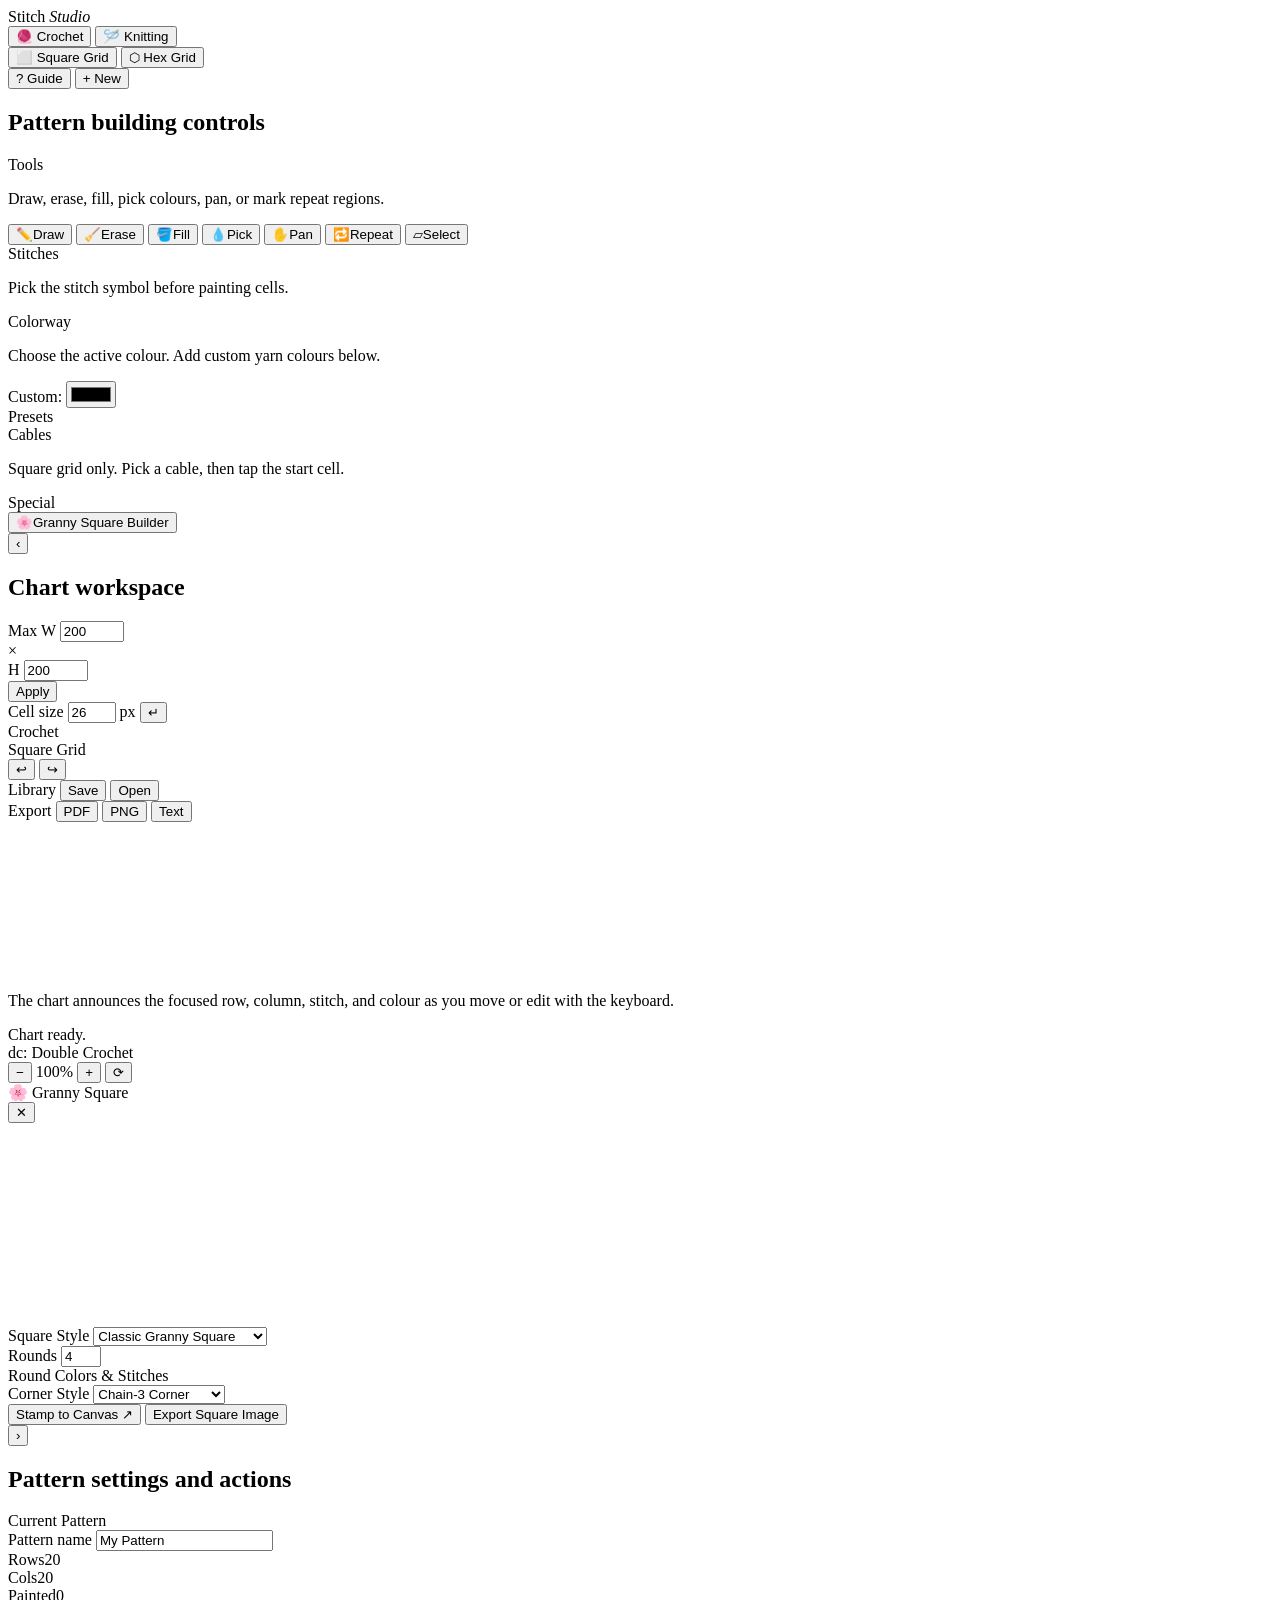
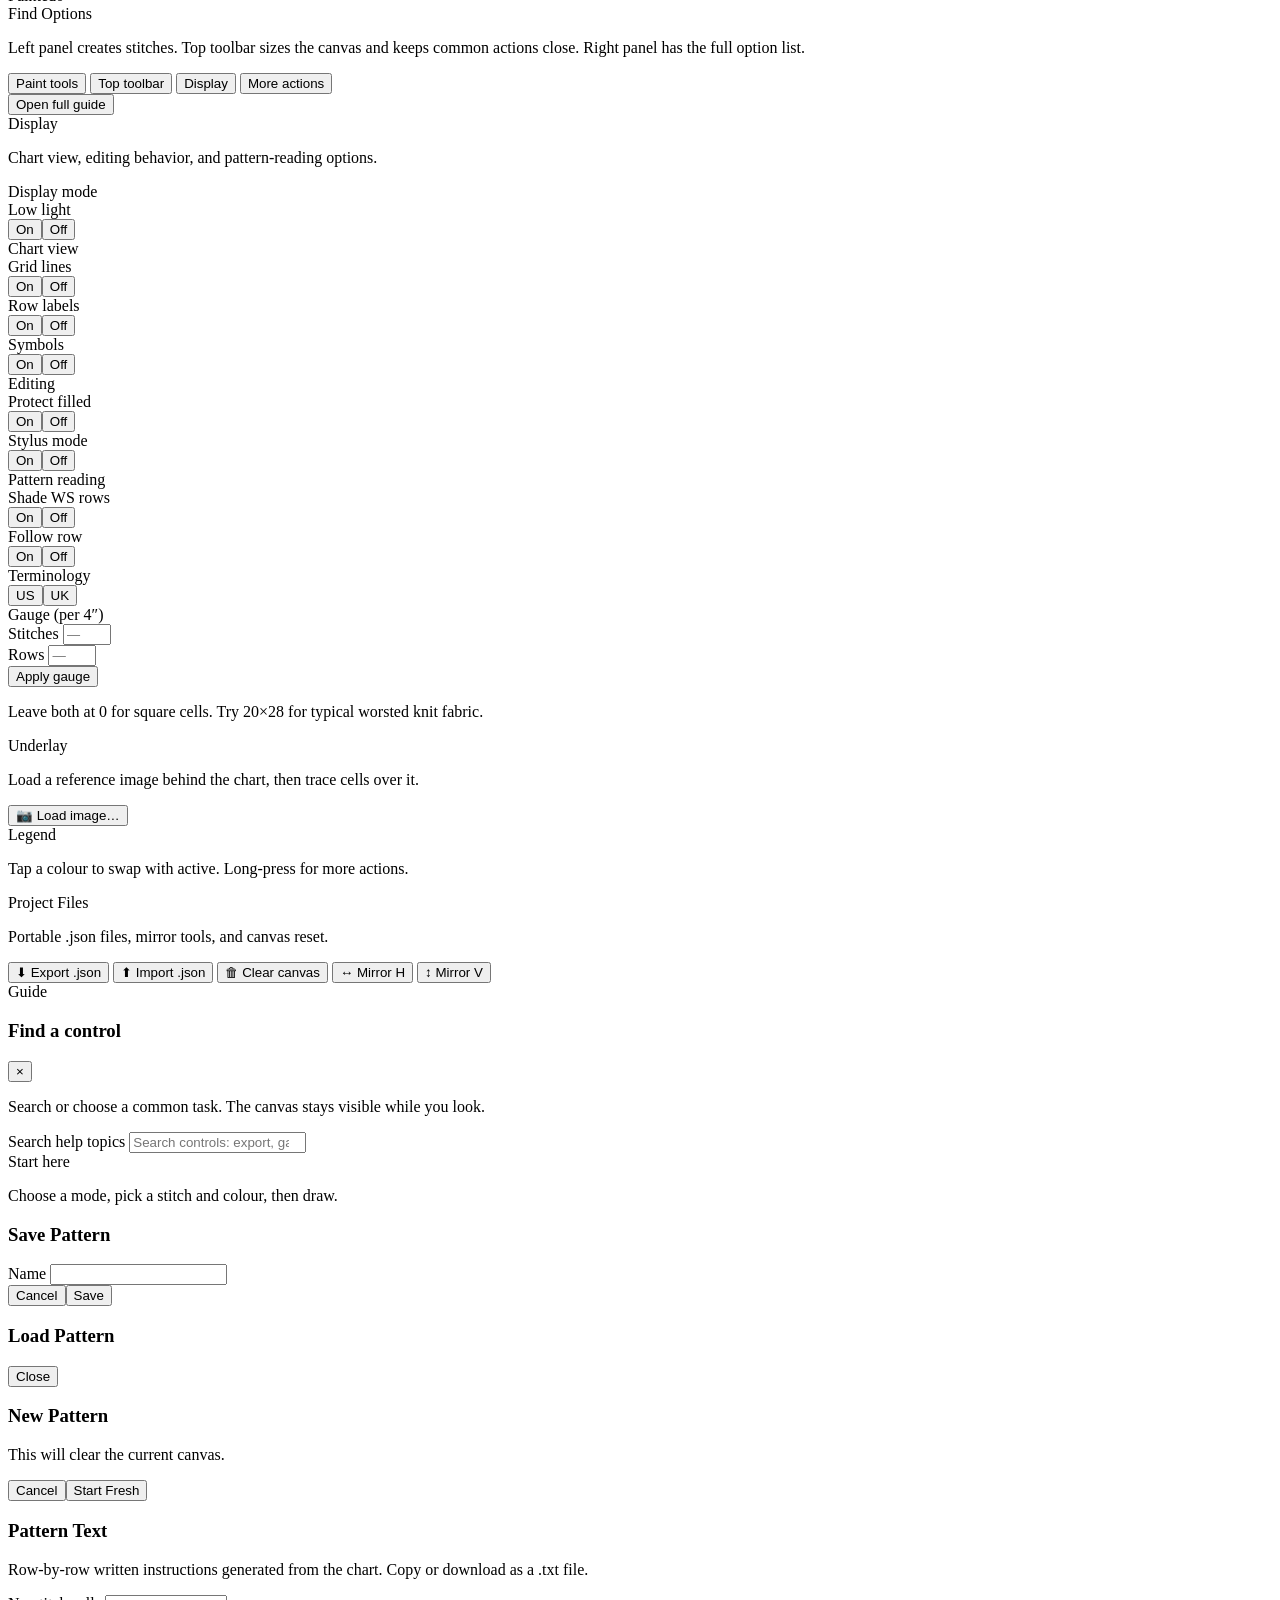
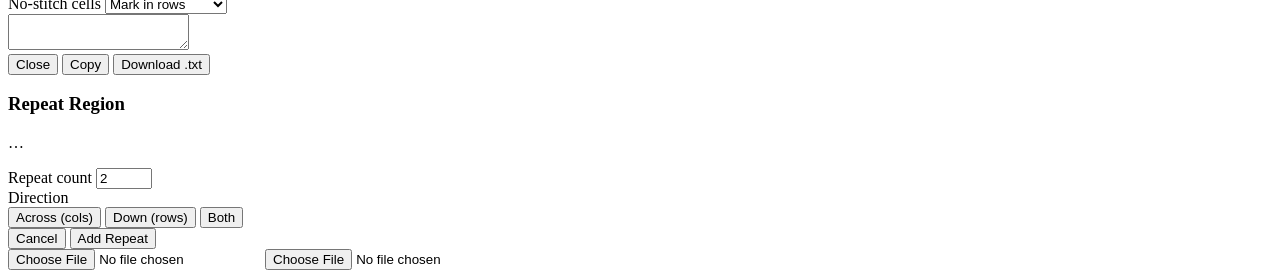
<file: src/index.html>
<!DOCTYPE html>
<html lang="en">
<head>
<meta charset="UTF-8">
<meta name="viewport" content="width=device-width, initial-scale=1.0, viewport-fit=cover">
<title>Stitch Studio</title>
<!-- PWA / Add-to-Home-Screen support, especially for iPad. -->
<link rel="manifest" href="manifest.webmanifest">
<meta name="theme-color" content="" data-theme-token="--theme-color">
<meta name="apple-mobile-web-app-capable" content="yes">
<meta name="apple-mobile-web-app-status-bar-style" content="default">
<meta name="apple-mobile-web-app-title" content="Stitch Studio">
<link rel="apple-touch-icon" href="icon.svg">
<link rel="icon" type="image/svg+xml" href="icon.svg">
<!-- INJECT_CSS -->
</head>
<body>

<!-- HEADER -->
<header class="hdr" role="banner">
  <div class="logo">Stitch <em>Studio</em></div>
  <div class="seg" id="modeTab" role="group" aria-label="Pattern mode">
    <button class="on" aria-pressed="true" data-action="setMode" data-value="crochet">🧶 Crochet</button>
    <button aria-pressed="false" data-action="setMode" data-value="knit">🪡 Knitting</button>
  </div>
  <div class="seg grid-seg" id="gridTab" role="group" aria-label="Grid type">
    <button class="on" aria-pressed="true" data-action="setGridType" data-value="square">⬜ Square Grid</button>
    <button aria-pressed="false" data-action="setGridType" data-value="hex">⬡ Hex Grid</button>
  </div>
  <div class="hdr-r">
    <button class="guide-btn" data-action="openHelpModal" title="Open guide (?)"><span aria-hidden="true">?</span> Guide</button>
    <button class="pbtn" data-action="openNewModal">+ New</button>
  </div>
</header>

<!-- BODY -->
<main class="body" id="appMain">

<!-- LEFT PANEL -->
<aside class="lp" id="leftPanel" aria-hidden="false" aria-labelledby="leftPanelTitle">
  <h2 id="leftPanelTitle" class="visually-hidden">Pattern building controls</h2>
  <div class="ps ps-primary" id="toolsPanel">
    <div class="plbl">Tools</div>
    <p class="hint">Draw, erase, fill, pick colours, pan, or mark repeat regions.</p>
    <div class="tgrid">
      <button class="tbtn on" id="tool-draw" aria-pressed="true" data-action="setTool" data-value="draw"><span class="ic" aria-hidden="true">✏️</span>Draw</button>
      <button class="tbtn" id="tool-erase" aria-pressed="false" data-action="setTool" data-value="erase"><span class="ic" aria-hidden="true">🧹</span>Erase</button>
      <button class="tbtn" id="tool-fill" aria-pressed="false" data-action="setTool" data-value="fill"><span class="ic" aria-hidden="true">🪣</span>Fill</button>
      <button class="tbtn" id="tool-eye" aria-pressed="false" data-action="setTool" data-value="eye"><span class="ic" aria-hidden="true">💧</span>Pick</button>
      <button class="tbtn" id="tool-pan" aria-pressed="false" data-action="setTool" data-value="pan" title="One-finger pan; or hold space"><span class="ic" aria-hidden="true">✋</span>Pan</button>
      <button class="tbtn" id="tool-repeat" aria-pressed="false" data-action="setTool" data-value="repeat" title="Tap two corners to mark a repeat region. Square grid only."><span class="ic" aria-hidden="true">🔁</span>Repeat</button>
      <button class="tbtn" id="tool-select" aria-pressed="false" data-action="setTool" data-value="select" title="Drag two corners to select a region, or tap a cell to magic-wand. Then fill, swap, mirror, or copy."><span class="ic" aria-hidden="true">▱</span>Select</button>
    </div>
  </div>
  <div class="ps ps-core" id="stitchPanel">
    <div class="plbl">Stitches</div>
    <p class="hint">Pick the stitch symbol before painting cells.</p>
    <div class="slist" id="stitchList"></div>
  </div>
  <div class="ps ps-core" id="colorPanel">
    <div class="plbl">Colorway</div>
    <p class="hint">Choose the active colour. Add custom yarn colours below.</p>
    <div class="cgrid" id="colorGrid"></div>
    <div class="custom-color-row">
      <label for="customColor">Custom:</label>
      <input type="color" id="customColor" class="custom-color-input"
             data-input-action="previewCustomColor" data-change-action="addCustomColor">
    </div>
  </div>
  <div class="ps ps-quiet" id="presetPanel">
    <div class="plbl">Presets</div>
    <div class="plist" id="presetList"></div>
  </div>
  <div class="ps ps-support" id="cablesPanel">
    <div class="plbl" title="Multi-cell cable stitches. Square grid only. Pick a width and direction, then tap the cell where the cable starts.">Cables</div>
    <p class="hint">Square grid only. Pick a cable, then tap the start cell.</p>
    <div class="cab-grid" id="cablesGrid"></div>
  </div>
  <div class="ps ps-quiet" id="specialPanel">
    <div class="plbl">Special</div>
    <button class="tbtn special-btn" data-action="toggleGranny">
      <span class="ic special-ic" aria-hidden="true">🌸</span><span>Granny Square Builder</span>
    </button>
  </div>
</aside>

<button class="panel-toggle lp-toggle panel-open" id="lpToggle" data-action="toggleLP" title="Toggle left panel" aria-label="Collapse left panel" aria-expanded="true" aria-controls="leftPanel">‹</button>

<!-- CANVAS -->
<section class="ca" aria-labelledby="chartRegionTitle">
  <h1 id="chartRegionTitle" class="visually-hidden">Chart workspace</h1>
  <div class="ctb" id="canvasOptionsBar" role="toolbar" aria-label="Chart options and exports">
    <div id="sqControls" class="grid-controls">
      <div class="gc">
        <label for="sqW">Max W</label>
        <input class="ni" type="number" id="sqW" min="1" max="9999" value="200">
      </div>
      <span class="dim-sep" aria-hidden="true">×</span>
      <div class="gc">
        <label for="sqH">H</label>
        <input class="ni" type="number" id="sqH" min="1" max="9999" value="200">
      </div>
      <button class="apply-btn" data-action="applySqSize">Apply</button>
      <div class="tbs"></div>
      <div class="gc">
        <label for="sqCell">Cell size</label>
        <input class="ni" type="number" id="sqCell" min="4" max="80" value="26">
        <span class="unit">px</span>
        <button class="apply-btn" data-action="applyCellSize" aria-label="Apply cell size">↵</button>
      </div>
    </div>
    <div id="hexControls" class="grid-controls" hidden>
      <div class="gc">
        <label for="hexSize">Hex size</label>
        <input class="ni" type="number" id="hexSize" min="4" max="80" value="26">
        <span class="unit">px</span>
        <button class="apply-btn" data-action="applyHexSize" aria-label="Apply hex size">↵</button>
      </div>
      <div class="tbs"></div>
      <div class="gc">
        <label for="hexCols">Grid limit</label>
        <input class="ni" type="number" id="hexCols" min="1" max="9999" value="300">
        <span class="dim-sep" aria-hidden="true">×</span>
        <label for="hexRows" class="visually-hidden">Hex rows</label>
        <input class="ni" type="number" id="hexRows" min="1" max="9999" value="300">
        <button class="apply-btn" data-action="applyHexSize" aria-label="Apply hex grid limit">↵</button>
      </div>
      <div class="tbs"></div>
      <div class="hot-wrap" role="group" aria-label="Hex orientation">
        <button class="hot on" id="hFlat" aria-pressed="true" data-action="setHexOrient" data-value="flat">Flat</button>
        <button class="hot" id="hPointy" aria-pressed="false" data-action="setHexOrient" data-value="pointy">Pointy</button>
      </div>
    </div>
    <div class="tbs"></div>
    <div class="badge" id="modeBadge">Crochet</div>
    <div class="badge sq-badge" id="gridBadge">Square Grid</div>
    <div class="ctb-spacer"></div>
    <div class="quick-actions" id="quickActions" aria-label="Common chart actions">
      <div class="qa-group qa-muted" role="group" aria-label="Edit actions">
        <button class="qbtn qicon" data-action="undoLast" title="Undo (⌘Z)" aria-label="Undo">↩</button>
        <button class="qbtn qicon" data-action="redoLast" title="Redo (⇧⌘Z)" aria-label="Redo">↪</button>
      </div>
      <div class="qa-group qa-file" role="group" aria-label="Local pattern library">
        <span class="qa-label">Library</span>
        <button class="qbtn" data-action="openSaveModal" title="Save to this browser">Save</button>
        <button class="qbtn" data-action="openLoadModal" title="Open from this browser">Open</button>
      </div>
      <div class="qa-group qa-export" role="group" aria-label="Print and export actions">
        <span class="qa-label">Export</span>
        <button class="qbtn qstrong" data-action="exportPDF" title="Export printable PDF">PDF</button>
        <button class="qbtn" data-action="exportCanvas" title="Export PNG image">PNG</button>
        <button class="qbtn" data-action="exportText" title="Export written instructions">Text</button>
      </div>
    </div>
  </div>

  <div class="cw" id="cw" aria-label="Editable chart area">
    <canvas id="mc" tabindex="0" role="application" aria-label="Chart canvas. Use arrow keys to move the keyboard cursor. Press Enter or Space to use the active tool, and Delete to clear the focused cell." aria-describedby="canvasHelp canvasStatus"></canvas>
    <p id="canvasHelp" class="visually-hidden">The chart announces the focused row, column, stitch, and colour as you move or edit with the keyboard.</p>
    <div id="canvasStatus" class="visually-hidden" role="status" aria-live="polite" aria-atomic="true">Chart ready.</div>
    <div class="aind" id="aind">
      <div class="adot" id="adot"></div>
      <span id="alab">dc: Double Crochet</span>
    </div>
    <div class="sel-strip" id="selStrip" role="toolbar" aria-label="Selection actions" hidden>
      <span class="sel-strip-label" id="selStripLabel">0 cells</span>
      <button class="sel-strip-btn" data-action="selStripFill" title="Fill with active stitch + colour">Fill</button>
      <button class="sel-strip-btn" data-action="selStripSwap" title="Swap every cell here to the active colour">Swap colour</button>
      <button class="sel-strip-btn" data-action="selStripChangeStitch" title="Re-type every cell here to the active stitch, colour preserved">Change stitch</button>
      <button class="sel-strip-btn" data-action="selStripMirrorH" title="Mirror selection horizontally within its bounds">Mirror ↔</button>
      <button class="sel-strip-btn" data-action="selStripCopy" title="Copy selected cells to the clipboard">Copy</button>
      <button class="sel-strip-btn sel-strip-paste" data-action="selStripPaste" title="Place the clipboard. Tap a cell to drop the top-left corner." hidden>Paste</button>
      <button class="sel-strip-btn sel-strip-clear" data-action="selStripClear" title="Clear selection (Esc)" aria-label="Clear selection">✕</button>
    </div>
    <div class="zoom-bar">
      <button data-action="adjZoom" data-value="-0.15" title="Zoom out (-)" aria-label="Zoom out">−</button>
      <span id="zl" class="zoom-label">100%</span>
      <button data-action="adjZoom" data-value="0.15" title="Zoom in (+)" aria-label="Zoom in">+</button>
      <button class="zreset" data-action="resetZoom" title="Reset zoom (0)" aria-label="Reset zoom">⟳</button>
    </div>
  </div>

  <!-- Granny panel -->
  <div class="gp" id="grannyPanel">
    <div class="gph">
      <div class="gpt">🌸 Granny Square</div>
      <button class="gpx" data-action="toggleGranny" aria-label="Close granny square builder">✕</button>
    </div>
    <div class="gpb">
      <div class="gprev"><canvas id="gpc" width="200" height="200" role="img" aria-label="Granny square preview"></canvas></div>
      <div class="gf">
        <label for="gStyle">Square Style</label>
        <select id="gStyle" data-change-action="onGStyleChange">
          <optgroup label="⬜ Square Shapes">
            <option value="classic">Classic Granny Square</option>
            <option value="solid">Solid Granny Square</option>
            <option value="sunflower">Sunflower Square</option>
            <option value="pinwheel">Pinwheel Square</option>
          </optgroup>
          <optgroup label="⬡ Hexagonal Shapes">
            <option value="hex_classic">Classic Hex Granny</option>
            <option value="hex_solid">Solid Hex</option>
            <option value="hex_flower">African Flower Hex</option>
            <option value="hex_ripple">Ripple Hex</option>
          </optgroup>
        </select>
      </div>
      <div class="gf">
        <label for="gRounds">Rounds</label>
        <input type="number" id="gRounds" min="1" max="8" value="4" data-change-action="buildRoundRows">
      </div>
      <div class="gf">
        <span class="gf-label">Round Colors &amp; Stitches</span>
        <div class="rb" id="roundsB"></div>
      </div>
      <div id="cornerWrap" class="gf">
        <label for="gCorner">Corner Style</label>
        <select id="gCorner" data-change-action="drawGrannyPreview">
          <option value="ch3">Chain-3 Corner</option>
          <option value="ch2">Chain-2 Corner</option>
          <option value="dc2">Double DC Corner</option>
        </select>
      </div>
      <div id="hexnote" class="hexnote" hidden>
        ⬡ Hex shapes render natively on the hex grid canvas. Switch to Hex Grid mode to stamp directly.
      </div>
      <button class="pbtn full-action" data-action="stampToCanvas">Stamp to Canvas ↗</button>
      <button class="sbtn2 full-action secondary-action" data-action="exportGranny">Export Square Image</button>
    </div>
  </div>
</section>

<button class="panel-toggle rp-toggle panel-open" id="rpToggle" data-action="toggleRP" title="Toggle right panel" aria-label="Collapse right panel" aria-expanded="true" aria-controls="rightPanel">›</button>

<!-- RIGHT PANEL -->
<aside class="rp" id="rightPanel" aria-hidden="false" aria-labelledby="rightPanelTitle">
  <h2 id="rightPanelTitle" class="visually-hidden">Pattern settings and actions</h2>
  <div class="ps ps-summary" id="patternPanel">
    <div class="plbl">Current Pattern</div>
    <label class="visually-hidden" for="patName">Pattern name</label>
    <input id="patName" class="pattern-name" value="My Pattern">
    <div class="prow"><span>Rows</span><span class="v" id="sRows">20</span></div>
    <div class="prow"><span>Cols</span><span class="v" id="sCols">20</span></div>
    <div class="prow"><span>Painted</span><span class="v" id="sFill">0</span></div>
  </div>
  <div class="ps ps-callout option-map" id="optionMap">
    <div class="plbl">Find Options</div>
    <p class="hint">Left panel creates stitches. Top toolbar sizes the canvas and keeps common actions close. Right panel has the full option list.</p>
    <div class="jump-grid">
      <button data-action="guideJump" data-target="toolsPanel">Paint tools</button>
      <button data-action="guideJump" data-target="canvasOptionsBar">Top toolbar</button>
      <button data-action="guideJump" data-target="displayPanel">Display</button>
      <button data-action="guideJump" data-target="actionsPanel">More actions</button>
    </div>
    <button class="guide-wide" data-action="openHelpModal">Open full guide</button>
  </div>
  <div class="ps ps-core settings-panel" id="displayPanel">
    <div class="plbl">Display</div>
    <p class="hint">Chart view, editing behavior, and pattern-reading options.</p>
    <div class="setting-group">
      <div class="setting-subhead">Display mode</div>
      <div class="prow" title="Dim the panels and toolbar for low-light use. Chart paper stays paper-like; exports always render light."><span>Low light</span>
        <div class="tog" role="group" aria-label="Display mode"><button id="thOn" aria-pressed="false" data-action="togTheme" data-value="true">On</button><button class="on" id="thOff" aria-pressed="true" data-action="togTheme" data-value="false">Off</button></div>
      </div>
    </div>
    <div class="setting-group">
      <div class="setting-subhead">Chart view</div>
      <div class="prow"><span>Grid lines</span>
        <div class="tog" role="group" aria-label="Grid lines"><button class="on" id="gOn" aria-pressed="true" data-action="togGrid" data-value="true">On</button><button id="gOff" aria-pressed="false" data-action="togGrid" data-value="false">Off</button></div>
      </div>
      <div class="prow"><span>Row labels</span>
        <div class="tog" role="group" aria-label="Row labels"><button class="on" id="lOn" aria-pressed="true" data-action="togLabels" data-value="true">On</button><button id="lOff" aria-pressed="false" data-action="togLabels" data-value="false">Off</button></div>
      </div>
      <div class="prow"><span>Symbols</span>
        <div class="tog" role="group" aria-label="Symbols"><button class="on" id="sOn" aria-pressed="true" data-action="togSyms" data-value="true">On</button><button id="sOff" aria-pressed="false" data-action="togSyms" data-value="false">Off</button></div>
      </div>
    </div>
    <div class="setting-group">
      <div class="setting-subhead">Editing</div>
      <div class="prow" title="When on, already-colored cells need a second tap/double-click to be overwritten."><span>Protect filled</span>
        <div class="tog" role="group" aria-label="Protect filled cells"><button class="on" id="pOn" aria-pressed="true" data-action="togProtect" data-value="true">On</button><button id="pOff" aria-pressed="false" data-action="togProtect" data-value="false">Off</button></div>
      </div>
      <div class="prow" title="When on, finger taps always pan and a stylus uses the active tool. Auto-enables on first Apple Pencil contact."><span>Stylus mode</span>
        <div class="tog" role="group" aria-label="Stylus mode"><button id="stOn" aria-pressed="false" data-action="togStylus" data-value="true">On</button><button class="on" id="stOff" aria-pressed="true" data-action="togStylus" data-value="false">Off</button></div>
      </div>
    </div>
    <div class="setting-group">
      <div class="setting-subhead">Pattern reading</div>
      <div class="prow" title="Shade wrong-side rows on knit charts."><span>Shade WS rows</span>
        <div class="tog" role="group" aria-label="Shade wrong-side rows"><button id="wsOn" aria-pressed="false" data-action="togWS" data-value="true">On</button><button class="on" id="wsOff" aria-pressed="true" data-action="togWS" data-value="false">Off</button></div>
      </div>
      <div class="prow" title="Highlight one row at a time as you knit/crochet from the chart."><span>Follow row</span>
        <div class="tog" role="group" aria-label="Follow row"><button id="foOn" aria-pressed="false" data-action="togFollow" data-value="true">On</button><button class="on" id="foOff" aria-pressed="true" data-action="togFollow" data-value="false">Off</button></div>
      </div>
      <div class="prow" id="termRow" title="Switch crochet display labels between US and UK terminology."><span>Terminology</span>
        <div class="tog" role="group" aria-label="Crochet terminology"><button class="on" id="termUS" aria-pressed="true" data-action="setCrochetTerms" data-value="us">US</button><button id="termUK" aria-pressed="false" data-action="setCrochetTerms" data-value="uk">UK</button></div>
      </div>
    </div>
  </div>
  <div class="ps ps-support" id="gaugeRow">
    <div class="plbl" title="Stitches × Rows per 4 inches. Used to render cells with the correct aspect ratio.">Gauge (per 4″)</div>
    <div class="gauge-row">
      <div class="gauge-cell">
        <label for="gaugeSt">Stitches</label>
        <input type="number" id="gaugeSt" min="0" max="99" placeholder="—">
      </div>
      <div class="gauge-cell">
        <label for="gaugeRo">Rows</label>
        <input type="number" id="gaugeRo" min="0" max="99" placeholder="—">
      </div>
    </div>
    <button class="apply-btn full-action" data-action="applyGauge">Apply gauge</button>
    <p class="micro-note">
      Leave both at 0 for square cells. Try 20×28 for typical worsted knit fabric.
    </p>
  </div>
  <div class="ps ps-support" id="underlayPanel" title="Drop a reference image behind the chart at low opacity, then trace cells over it.">
    <div class="plbl">Underlay</div>
    <p class="hint">Load a reference image behind the chart, then trace cells over it.</p>
    <button class="sbtn sbtn-promote" data-action="openUnderlayFile">📷 Load image…</button>
    <div id="underlayCtrls" class="underlay-controls" hidden>
      <div class="prow underlay-row">
        <label for="underlayOpacity">Opacity</label>
        <input type="range" id="underlayOpacity" min="0" max="100" value="30"
               data-input-action="setUnderlayOpacity" class="underlay-range">
      </div>
      <div class="gauge-row">
        <div class="gauge-cell"><label for="underlayX">Col X</label><input type="number" id="underlayX" min="0" data-change-action="updateUnderlayBounds"></div>
        <div class="gauge-cell"><label for="underlayY">Row Y</label><input type="number" id="underlayY" min="0" data-change-action="updateUnderlayBounds"></div>
      </div>
      <div class="gauge-row">
        <div class="gauge-cell"><label for="underlayW">Width</label><input type="number" id="underlayW" min="1" data-change-action="updateUnderlayBounds"></div>
        <div class="gauge-cell"><label for="underlayH">Height</label><input type="number" id="underlayH" min="1" data-change-action="updateUnderlayBounds"></div>
      </div>
      <button class="sbtn danger-action stacked-action" data-action="clearUnderlay">🗑 Remove underlay</button>
    </div>
  </div>
  <div class="ps ps-quiet" id="legendPanel">
    <div class="plbl">Legend</div>
    <div class="leg" id="legend"></div>
    <p class="micro-note">Tap a colour to swap with active. Long-press for more actions.</p>
  </div>
  <div class="ps ps-utility" id="actionsPanel">
    <div class="plbl">Project Files</div>
    <p class="hint">Portable .json files, mirror tools, and canvas reset.</p>
    <div class="acts">
      <button class="sbtn file-action" data-action="exportProject">⬇ Export .json</button>
      <button class="sbtn file-action" data-action="openProjectImport">⬆ Import .json</button>
      <button class="sbtn danger-action" data-action="clearAll">🗑 Clear canvas</button>
      <button class="sbtn" data-action="mirrorH">↔ Mirror H</button>
      <button class="sbtn" data-action="mirrorV">↕ Mirror V</button>
    </div>
  </div>
</aside>

</main><!-- /body -->

<!-- MODALS -->
<aside class="help-drawer" id="helpM" role="complementary" aria-labelledby="helpMTitle" aria-hidden="true">
  <div class="md help-md">
    <div class="help-head">
      <div>
        <div class="plbl">Guide</div>
        <h3 id="helpMTitle">Find a control</h3>
      </div>
      <button class="help-close" data-action="closeHelpDrawer" aria-label="Close guide">×</button>
    </div>
    <p class="help-intro">Search or choose a common task. The canvas stays visible while you look.</p>
    <label class="visually-hidden" for="helpSearch">Search help topics</label>
    <input id="helpSearch" class="help-search" type="search" placeholder="Search controls: export, gauge, pan, cables..." data-input-action="renderHelpTopics">
    <div class="help-layout">
      <div class="help-start">
        <span class="help-pill">Start here</span>
        <p>Choose a mode, pick a stitch and colour, then draw.</p>
      </div>
      <div class="help-results" id="helpResults" aria-live="polite"></div>
    </div>
  </div>
</aside>
<div class="mo" id="saveM" role="dialog" aria-modal="true" aria-labelledby="saveMTitle">
  <div class="md">
    <h3 id="saveMTitle">Save Pattern</h3>
    <label class="field-label" for="saveName">Name</label>
    <input id="saveName" class="form-input">
    <div class="macts"><button class="sbtn2" data-action="closeModal" data-modal="saveM">Cancel</button><button class="pbtn" data-action="doSave">Save</button></div>
  </div>
</div>
<div class="mo" id="loadM" role="dialog" aria-modal="true" aria-labelledby="loadMTitle">
  <div class="md">
    <h3 id="loadMTitle">Load Pattern</h3>
    <div class="slist2" id="savedList"></div>
    <div class="macts"><button class="sbtn2" data-action="closeModal" data-modal="loadM">Close</button></div>
  </div>
</div>
<div class="mo" id="newM" role="dialog" aria-modal="true" aria-labelledby="newMTitle">
  <div class="md">
    <h3 id="newMTitle">New Pattern</h3>
    <p class="modal-copy">This will clear the current canvas.</p>
    <div class="macts"><button class="sbtn2" data-action="closeModal" data-modal="newM">Cancel</button><button class="pbtn" data-action="doNew">Start Fresh</button></div>
  </div>
</div>
<div class="lpop" id="legendPop" aria-label="Color actions" hidden>
  <div class="lpop-head">
    <span id="legendPopSwatch" class="lpop-swatch"></span>
    <div class="lpop-meta">
      <span id="legendPopLabel" class="lpop-label">Colour</span>
      <span id="legendPopCount" class="lpop-count">…</span>
    </div>
  </div>
  <button class="lpop-action" data-action="legendActionPick">Pick as active colour</button>
  <button class="lpop-action" data-action="legendActionSwap">Swap with active colour</button>
  <button class="lpop-action" data-action="legendActionSelectAll">Select all cells of this colour</button>
  <button class="lpop-action danger" data-action="legendActionRemove">Remove all cells of this colour</button>
</div>
<div class="mo" id="txtM" role="dialog" aria-modal="true" aria-labelledby="txtMTitle" aria-describedby="txtMDesc">
  <div class="md text-modal">
    <h3 id="txtMTitle">Pattern Text</h3>
    <p id="txtMDesc" class="modal-copy">Row-by-row written instructions generated from the chart. Copy or download as a .txt file.</p>
    <div class="text-options">
      <label for="textNoStitch">No-stitch cells</label>
      <select id="textNoStitch" data-change-action="updatePatternTextOptions">
        <option value="mark">Mark in rows</option>
        <option value="skip">Skip from counts</option>
      </select>
    </div>
    <textarea id="txtOut" class="pattern-textarea" readonly></textarea>
    <div class="macts">
      <button class="sbtn2" data-action="closeModal" data-modal="txtM">Close</button>
      <button class="sbtn2" data-action="copyPatternText">Copy</button>
      <button class="pbtn" data-action="downloadPatternText">Download .txt</button>
    </div>
  </div>
</div>
<div class="mo" id="repeatM" role="dialog" aria-modal="true" aria-labelledby="repeatMTitle" aria-describedby="repeatRegionLabel">
  <div class="md">
    <h3 id="repeatMTitle">Repeat Region</h3>
    <p id="repeatRegionLabel" class="modal-copy">…</p>
    <div class="modal-stack modal-stack-loose">
      <div>
        <label class="field-label" for="repeatCount">Repeat count</label>
        <input id="repeatCount" class="form-input center-input" type="number" min="1" max="999" value="2">
      </div>
      <div>
        <span class="field-label">Direction</span>
        <div class="tog repeat-axis" id="repeatAxis" role="group" aria-label="Repeat direction">
          <button class="on" aria-pressed="true" data-axis="across">Across (cols)</button>
          <button aria-pressed="false" data-axis="down">Down (rows)</button>
          <button aria-pressed="false" data-axis="both">Both</button>
        </div>
      </div>
    </div>
    <div class="macts">
      <button class="sbtn2" data-action="cancelRepeat">Cancel</button>
      <button class="pbtn" data-action="doRepeat">Add Repeat</button>
    </div>
  </div>
</div>

<div class="toast" id="toast" role="status" aria-live="polite" aria-atomic="true"></div>
<input type="file" id="projectFile" class="file-input" accept="application/json,.json" data-change-action="importProjectFile">
<input type="file" id="underlayFile" class="file-input" accept="image/*" data-change-action="loadUnderlay">

<!-- INJECT_JS -->
</body>
</html>
</file>
